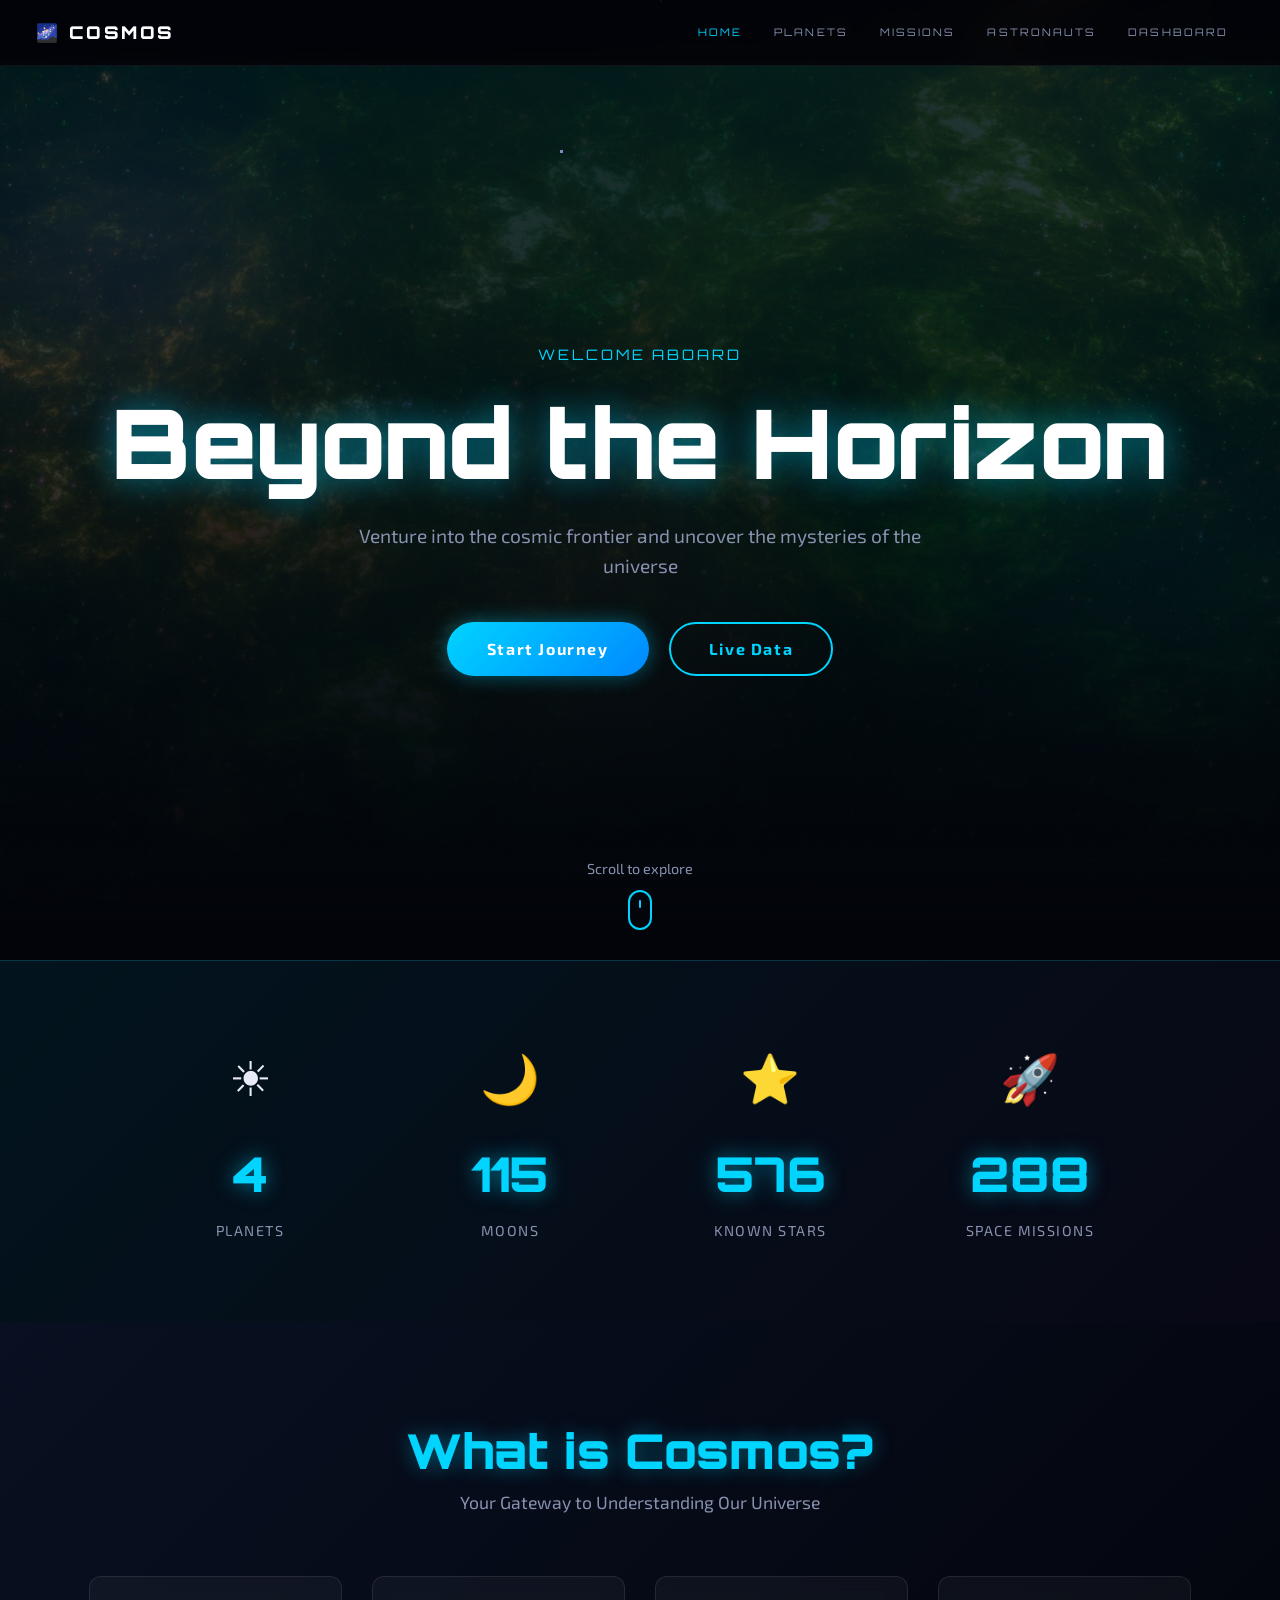
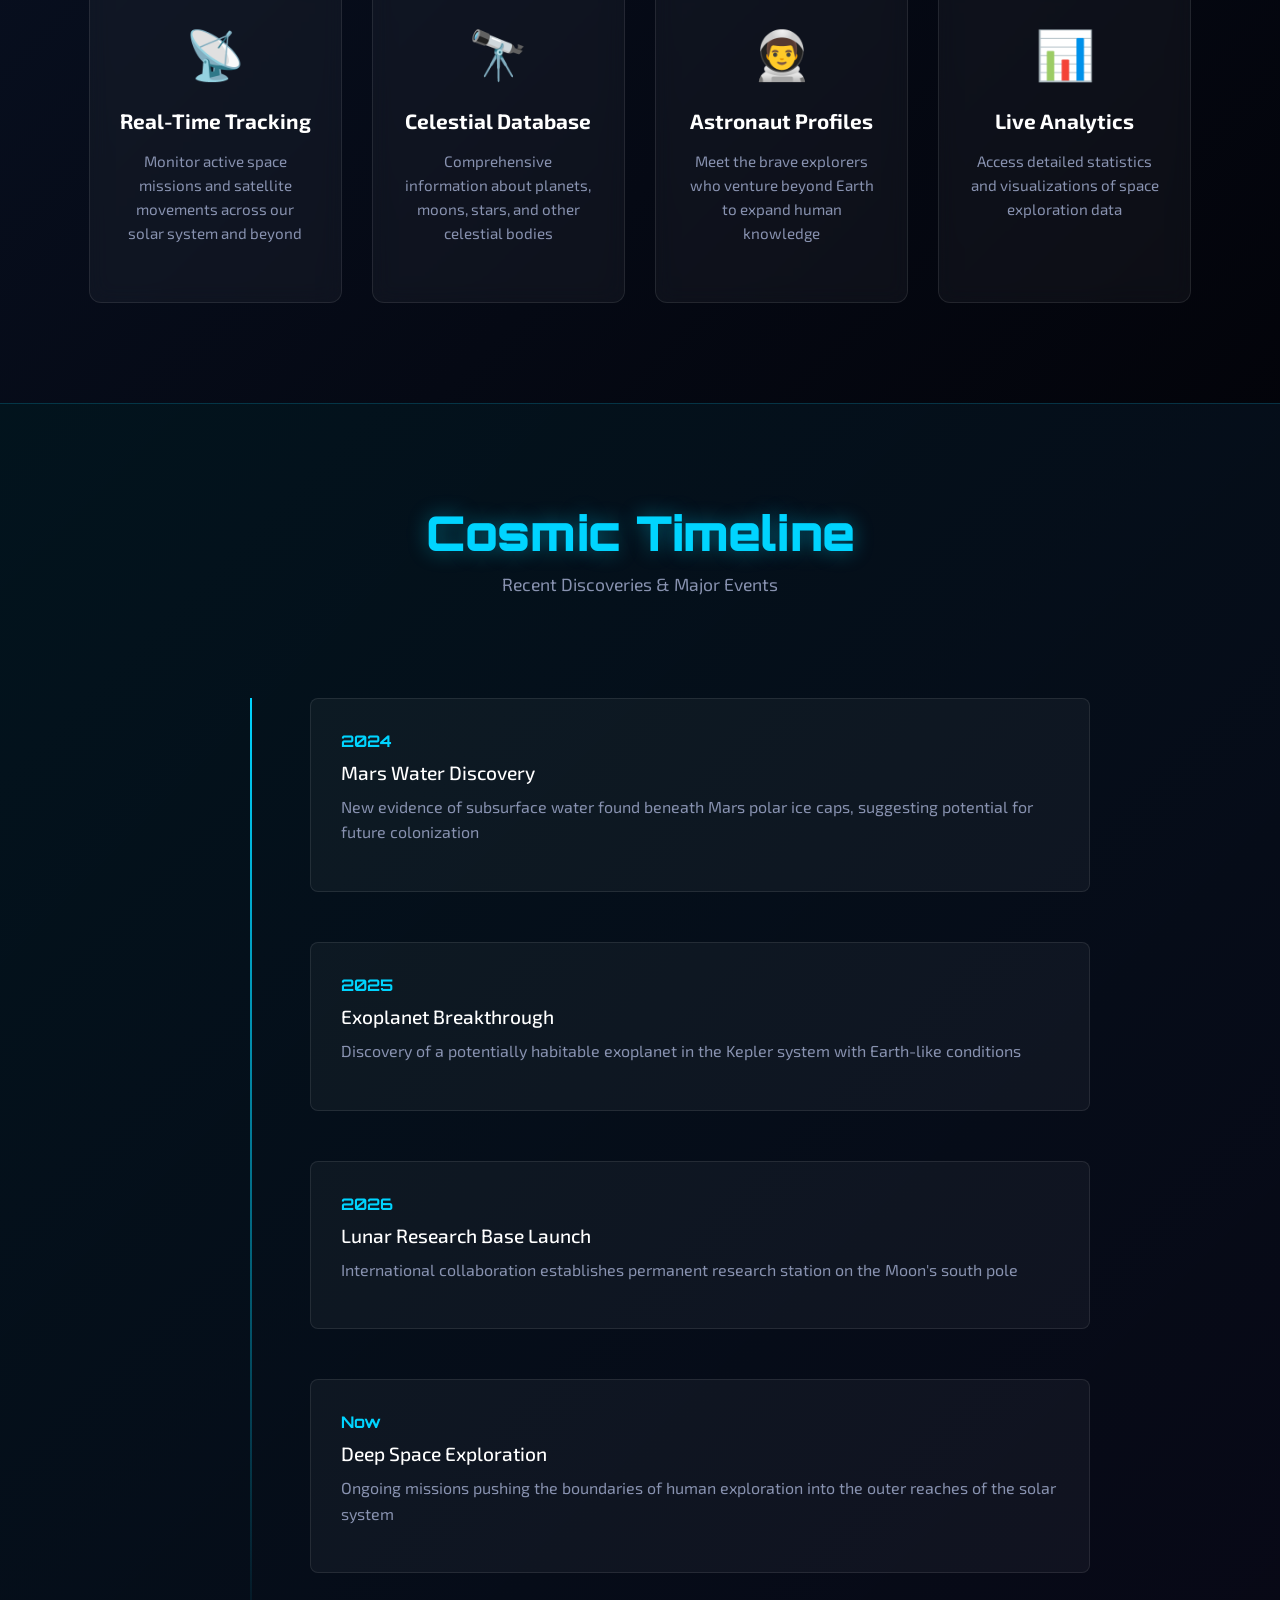
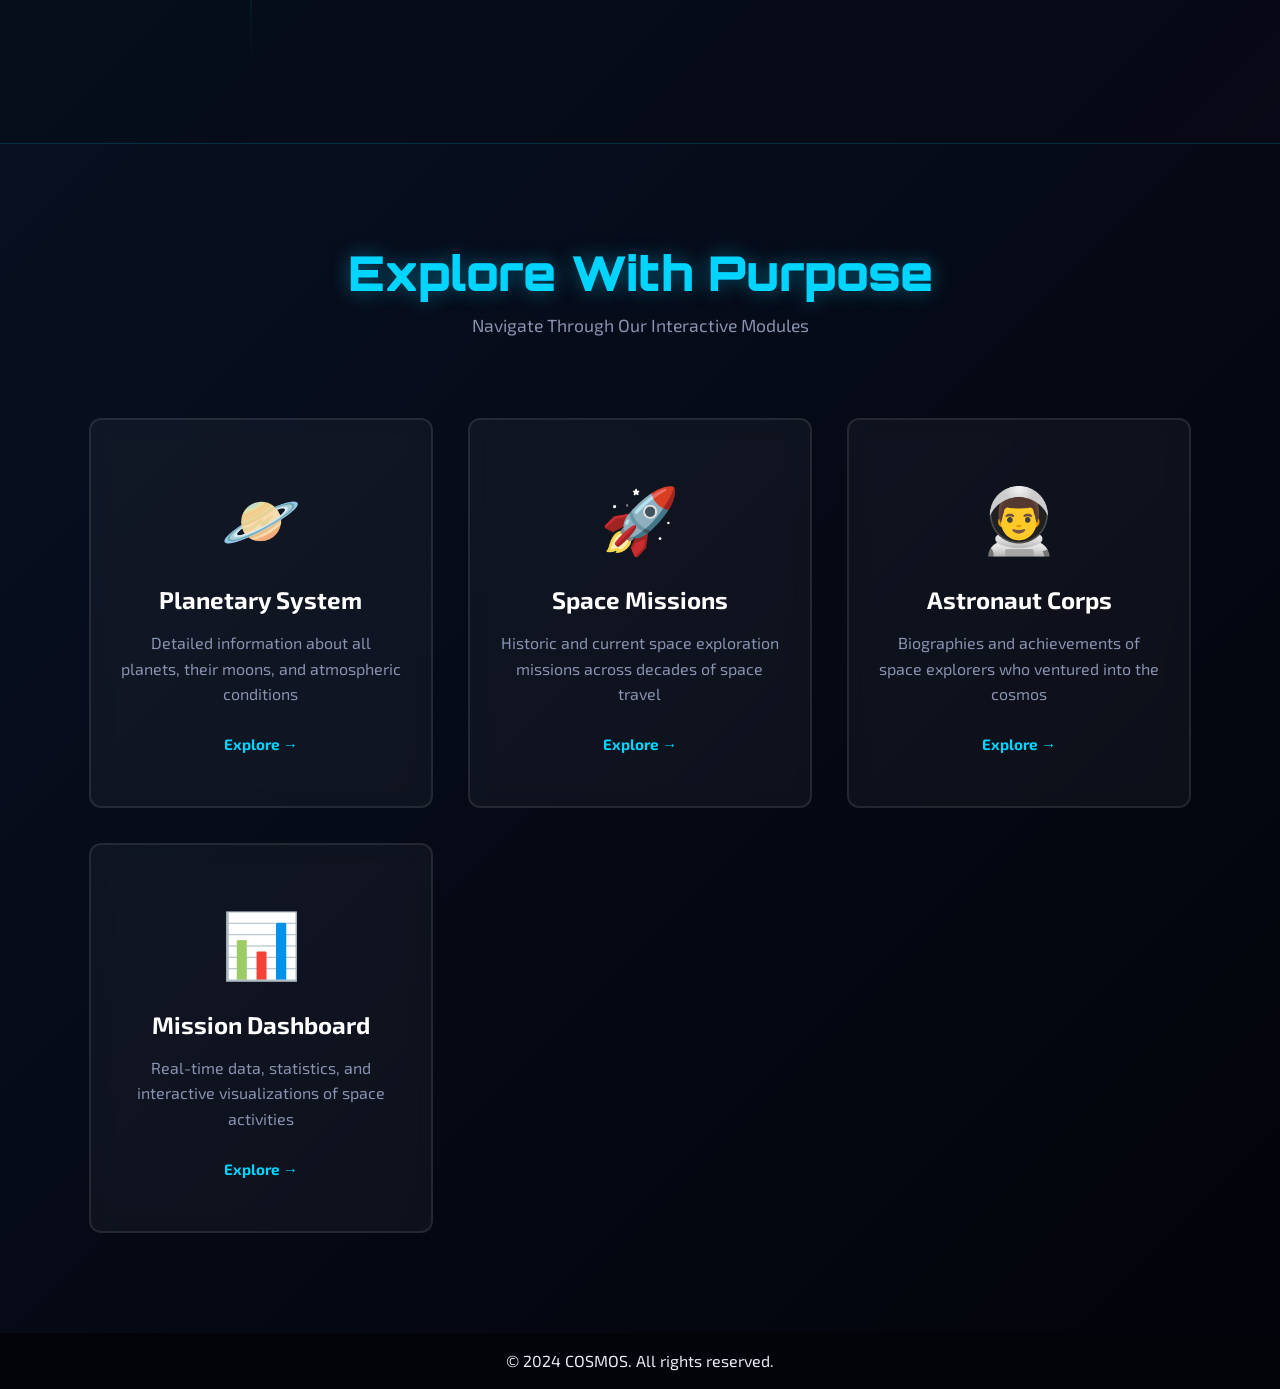
<file: Index.html>
<!DOCTYPE html>
<html lang="en">

<head>
    <meta charset="UTF-8">
    <meta name="viewport" content="width=device-width, initial-scale=1.0">
    <title>COSMOS - Space Exploration Hub</title>
    <link href="https://cdnjs.cloudflare.com/ajax/libs/bootstrap/5.3.0/css/bootstrap.min.css" rel="stylesheet">
    <link rel="preconnect" href="https://fonts.googleapis.com" />
    <link rel="preconnect" href="https://fonts.gstatic.com" crossorigin />
    <link
        href="https://fonts.googleapis.com/css2?family=Orbitron:wght@400;700;900&family=Exo+2:ital,wght@0,300;0,400;0,600;1,300&display=swap"
        rel="stylesheet" />
    <link rel="stylesheet" href="index.css">
</head>

<body class="cosmos-body">
    <!-- fixed space background container (matches missions.html) -->

    <!-- Navigation Bar -->
    <nav class="navbar navbar-expand-lg navbar-dark custom-navbar">
        <div class="container-fluid">
            <a href="index.html" class="navbar-brand cosmos-logo">🌌 COSMOS</a>
            <button class="navbar-toggler" type="button" data-bs-toggle="collapse" data-bs-target="#navbarNav">
                <span class="navbar-toggler-icon"></span>
            </button>
            <div class="collapse navbar-collapse" id="navbarNav">
                <ul class="navbar-nav ms-auto">
                    <li class="nav-item"><a class="nav-link active" href="index.html">Home</a></li>
                    <li class="nav-item"><a class="nav-link" href="planet.html">Planets</a></li>
                    <li class="nav-item"><a class="nav-link" href="missions.html">Missions</a></li>
                    <li class="nav-item"><a class="nav-link" href="astronauts.html">Astronauts</a></li>
                    <li class="nav-item"><a class="nav-link" href="dashboard.html">Dashboard</a></li>
                </ul>
            </div>
        </div>
    </nav>

    <!-- Hero Section -->
    <section class="hero-banner">
        <div class="space-background" id="space-bg">
            <div class="stars-layer" id="stars-sm"></div>
            <div class="stars-layer" id="stars-md"></div>
            <div class="stars-layer" id="stars-lg"></div>
            <div class="nebula" id="nebula-1"></div>
            <div class="nebula" id="nebula-2"></div>
            <div class="nebula" id="nebula-3"></div>
        </div>

        <div class="hero-overlay"></div>
        
        <div class="hero-content">
            <div class="hero-tag">Welcome Aboard</div>
            <h1 class="hero-main-title">Beyond the Horizon</h1>
            <p class="hero-tagline">Venture into the cosmic frontier and uncover the mysteries of the universe</p>
            <div class="hero-actions">
                <button class="btn btn-primary-cosmic scroll-btn" data-target="about-section">Start Journey</button>
                <button class="btn btn-secondary-cosmic" onclick="window.location.href='dashboard.html'">Live Data</button>
            </div>
        </div>

        <div class="scroll-indicator">
            <span>Scroll to explore</span>
            <div class="mouse-wheel"></div>
        </div>
    </section>

    <!-- Stats Section -->
    <section class="stats-section">
        <div class="container-fluid">
            <div class="stats-grid">
                <div class="stat-item">
                    <div class="stat-icon">☀</div>
                    <div class="stat-number" data-count="8">0</div>
                    <div class="stat-label">Planets</div>
                </div>
                <div class="stat-item">
                    <div class="stat-icon">🌙</div>
                    <div class="stat-number" data-count="200">0</div>
                    <div class="stat-label">Moons</div>
                </div>
                <div class="stat-item">
                    <div class="stat-icon">⭐</div>
                    <div class="stat-number" data-count="1000">0</div>
                    <div class="stat-label">Known Stars</div>
                </div>
                <div class="stat-item">
                    <div class="stat-icon">🚀</div>
                    <div class="stat-number" data-count="500">0</div>
                    <div class="stat-label">Space Missions</div>
                </div>
            </div>
        </div>
    </section>

    <!-- About Section -->
    <section class="about-section" id="about-section">
        <div class="container-fluid">
            <div class="about-header">
                <h2>What is Cosmos?</h2>
                <p class="section-description">Your Gateway to Understanding Our Universe</p>
            </div>

            <div class="about-content">
                <div class="about-grid">
                    <div class="about-card">
                        <div class="about-icon">📡</div>
                        <h3>Real-Time Tracking</h3>
                        <p>Monitor active space missions and satellite movements across our solar system and beyond</p>
                    </div>
                    <div class="about-card">
                        <div class="about-icon">🔭</div>
                        <h3>Celestial Database</h3>
                        <p>Comprehensive information about planets, moons, stars, and other celestial bodies</p>
                    </div>
                    <div class="about-card">
                        <div class="about-icon">👨‍🚀</div>
                        <h3>Astronaut Profiles</h3>
                        <p>Meet the brave explorers who venture beyond Earth to expand human knowledge</p>
                    </div>
                    <div class="about-card">
                        <div class="about-icon">📊</div>
                        <h3>Live Analytics</h3>
                        <p>Access detailed statistics and visualizations of space exploration data</p>
                    </div>
                </div>
            </div>
        </div>
    </section>

    <!-- Latest Events Section -->
    <section class="events-section" id="latest-events">
        <div class="container-fluid">
            <div class="section-header">
                <h2>Cosmic Timeline</h2>
                <p>Recent Discoveries & Major Events</p>
            </div>

            <div class="timeline">
                <div class="timeline-item">
                    <div class="timeline-dot"></div>
                    <div class="timeline-content">
                        <div class="timeline-date">2024</div>
                        <h4>Mars Water Discovery</h4>
                        <p>New evidence of subsurface water found beneath Mars polar ice caps, suggesting potential for future colonization</p>
                    </div>
                </div>

                <div class="timeline-item">
                    <div class="timeline-dot"></div>
                    <div class="timeline-content">
                        <div class="timeline-date">2025</div>
                        <h4>Exoplanet Breakthrough</h4>
                        <p>Discovery of a potentially habitable exoplanet in the Kepler system with Earth-like conditions</p>
                    </div>
                </div>

                <div class="timeline-item">
                    <div class="timeline-dot"></div>
                    <div class="timeline-content">
                        <div class="timeline-date">2026</div>
                        <h4>Lunar Research Base Launch</h4>
                        <p>International collaboration establishes permanent research station on the Moon's south pole</p>
                    </div>
                </div>

                <div class="timeline-item">
                    <div class="timeline-dot"></div>
                    <div class="timeline-content">
                        <div class="timeline-date">Now</div>
                        <h4>Deep Space Exploration</h4>
                        <p>Ongoing missions pushing the boundaries of human exploration into the outer reaches of the solar system</p>
                    </div>
                </div>
            </div>
        </div>
    </section>

    <!-- Features Section -->
    <section class="features-section">
        <div class="container-fluid">
            <div class="section-header">
                <h2>Explore With Purpose</h2>
                <p>Navigate Through Our Interactive Modules</p>
            </div>

            <div class="features-grid">
                <div class="feature-box" onclick="window.location.href='planet.html'" style="cursor: pointer;">
                    <div class="feature-icon large">🪐</div>
                    <h3>Planetary System</h3>
                    <p>Detailed information about all planets, their moons, and atmospheric conditions</p>
                    <span class="feature-link">Explore →</span>
                </div>

                <div class="feature-box" onclick="window.location.href='missions.html'" style="cursor: pointer;">
                    <div class="feature-icon large">🚀</div>
                    <h3>Space Missions</h3>
                    <p>Historic and current space exploration missions across decades of space travel</p>
                    <span class="feature-link">Explore →</span>
                </div>

                <div class="feature-box" onclick="window.location.href='astronauts.html'" style="cursor: pointer;">
                    <div class="feature-icon large">👨‍🚀</div>
                    <h3>Astronaut Corps</h3>
                    <p>Biographies and achievements of space explorers who ventured into the cosmos</p>
                    <span class="feature-link">Explore →</span>
                </div>

                <div class="feature-box" onclick="window.location.href='dashboard.html'" style="cursor: pointer;">
                    <div class="feature-icon large">📊</div>
                    <h3>Mission Dashboard</h3>
                    <p>Real-time data, statistics, and interactive visualizations of space activities</p>
                    <span class="feature-link">Explore →</span>
                </div>
            </div>
        </div>
    </section>

 <p class="footer-copy"><center>© 2024 COSMOS. All rights reserved.</center></p>
    <script src="https://cdnjs.cloudflare.com/ajax/libs/bootstrap/5.3.0/js/bootstrap.bundle.min.js"></script>
    <script src="index.js"></script>
</body>

</html>
</file>
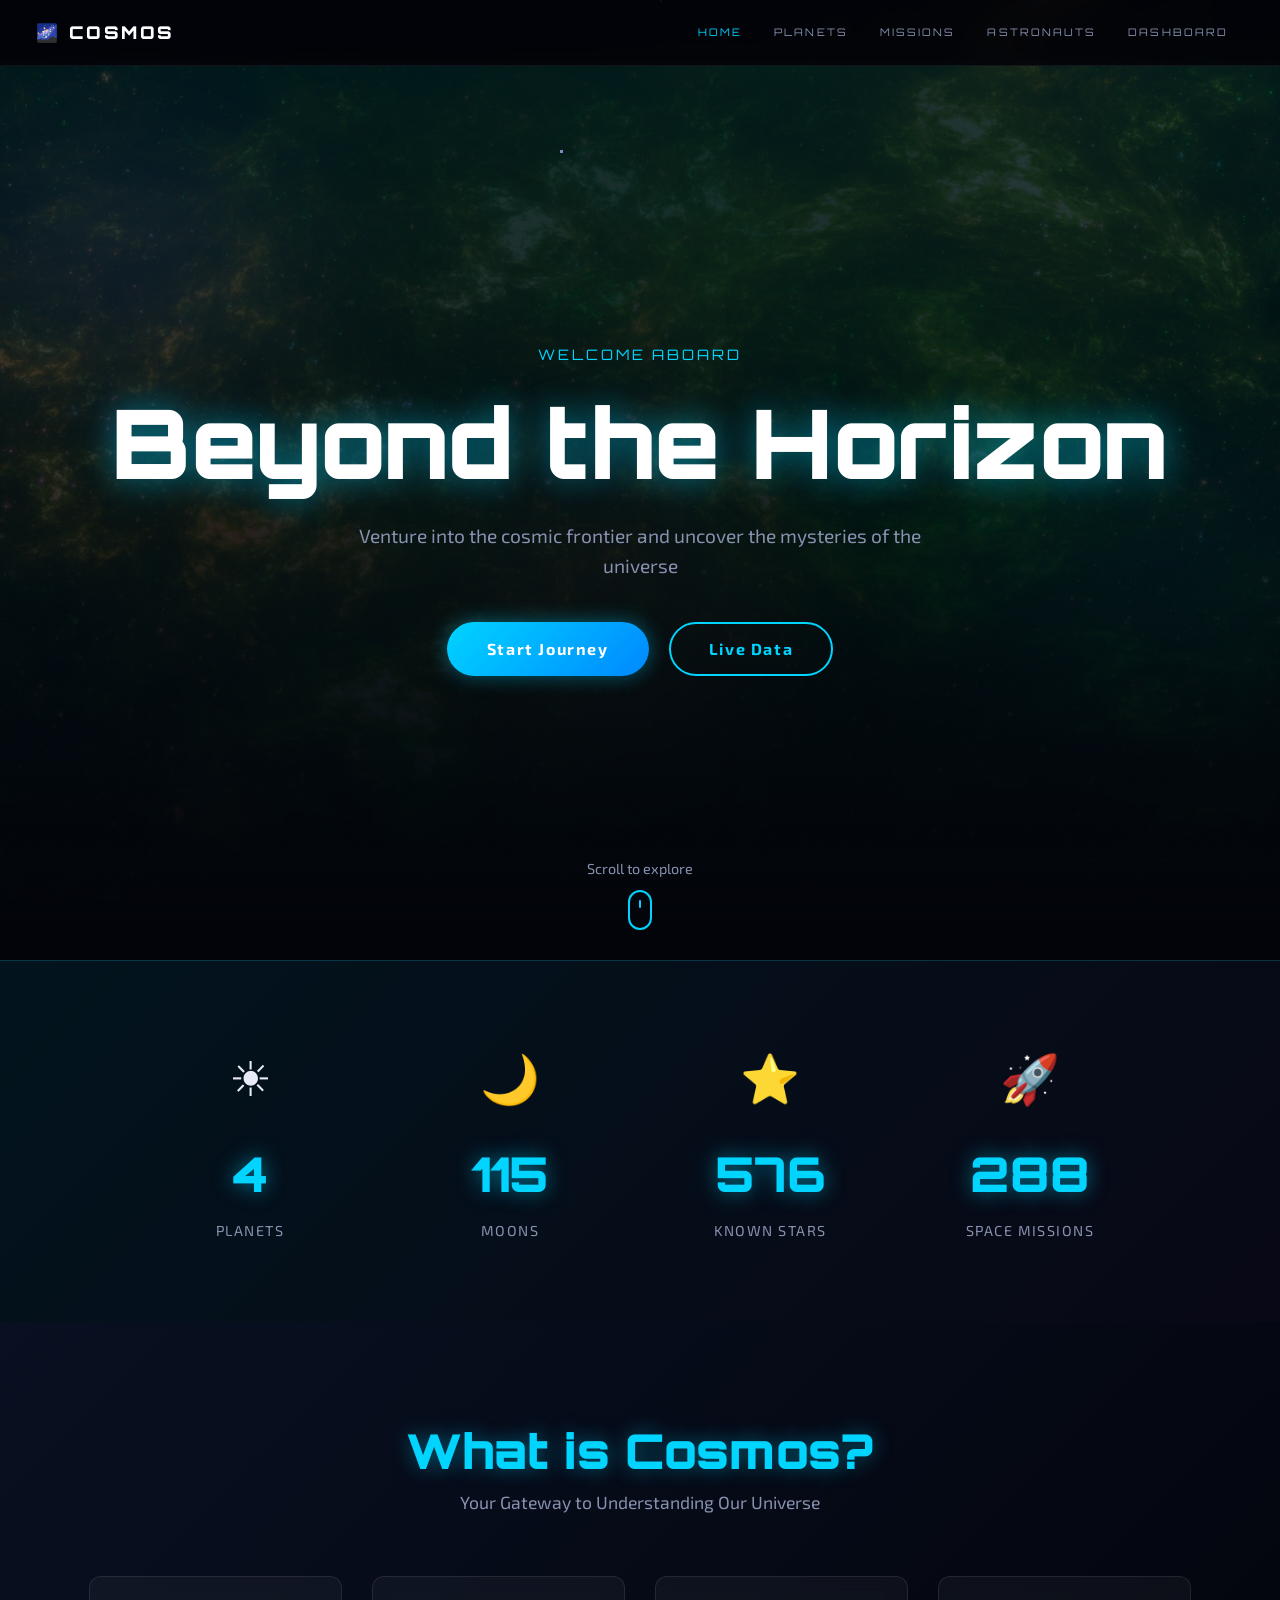
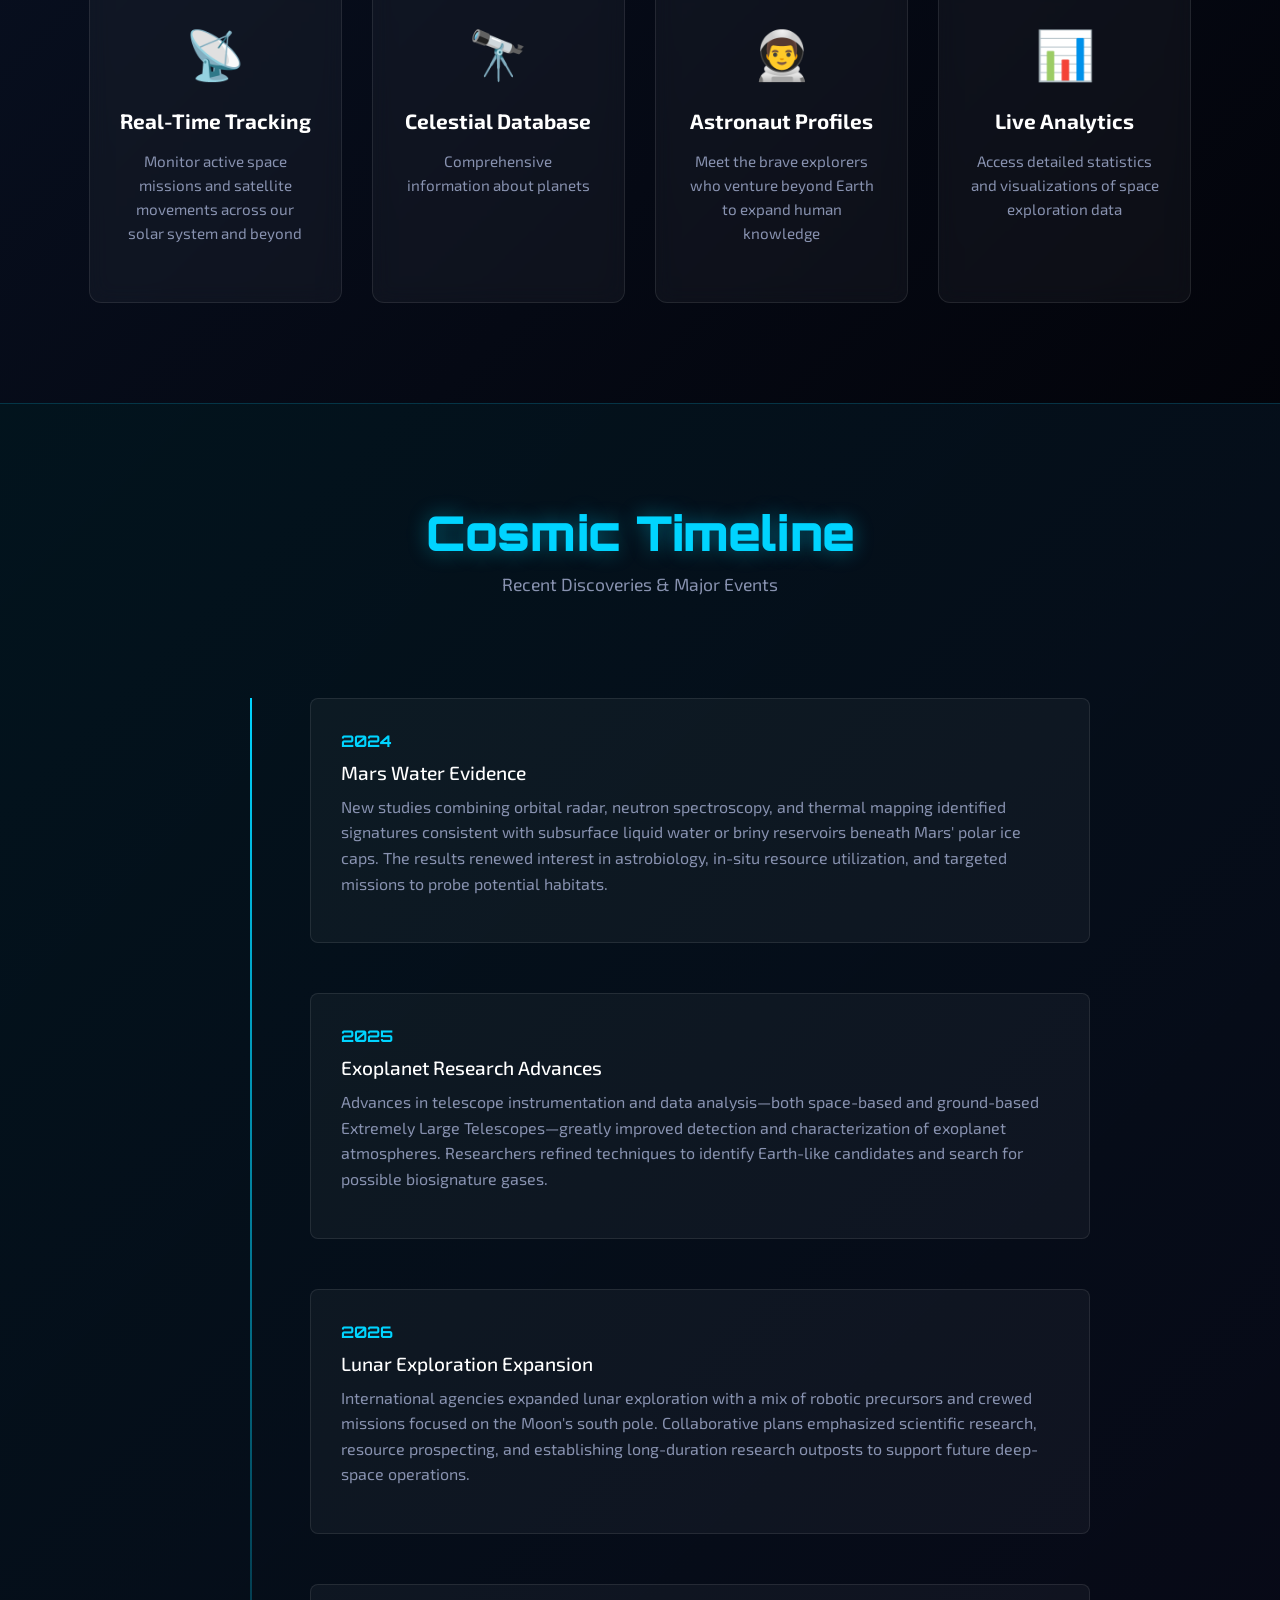
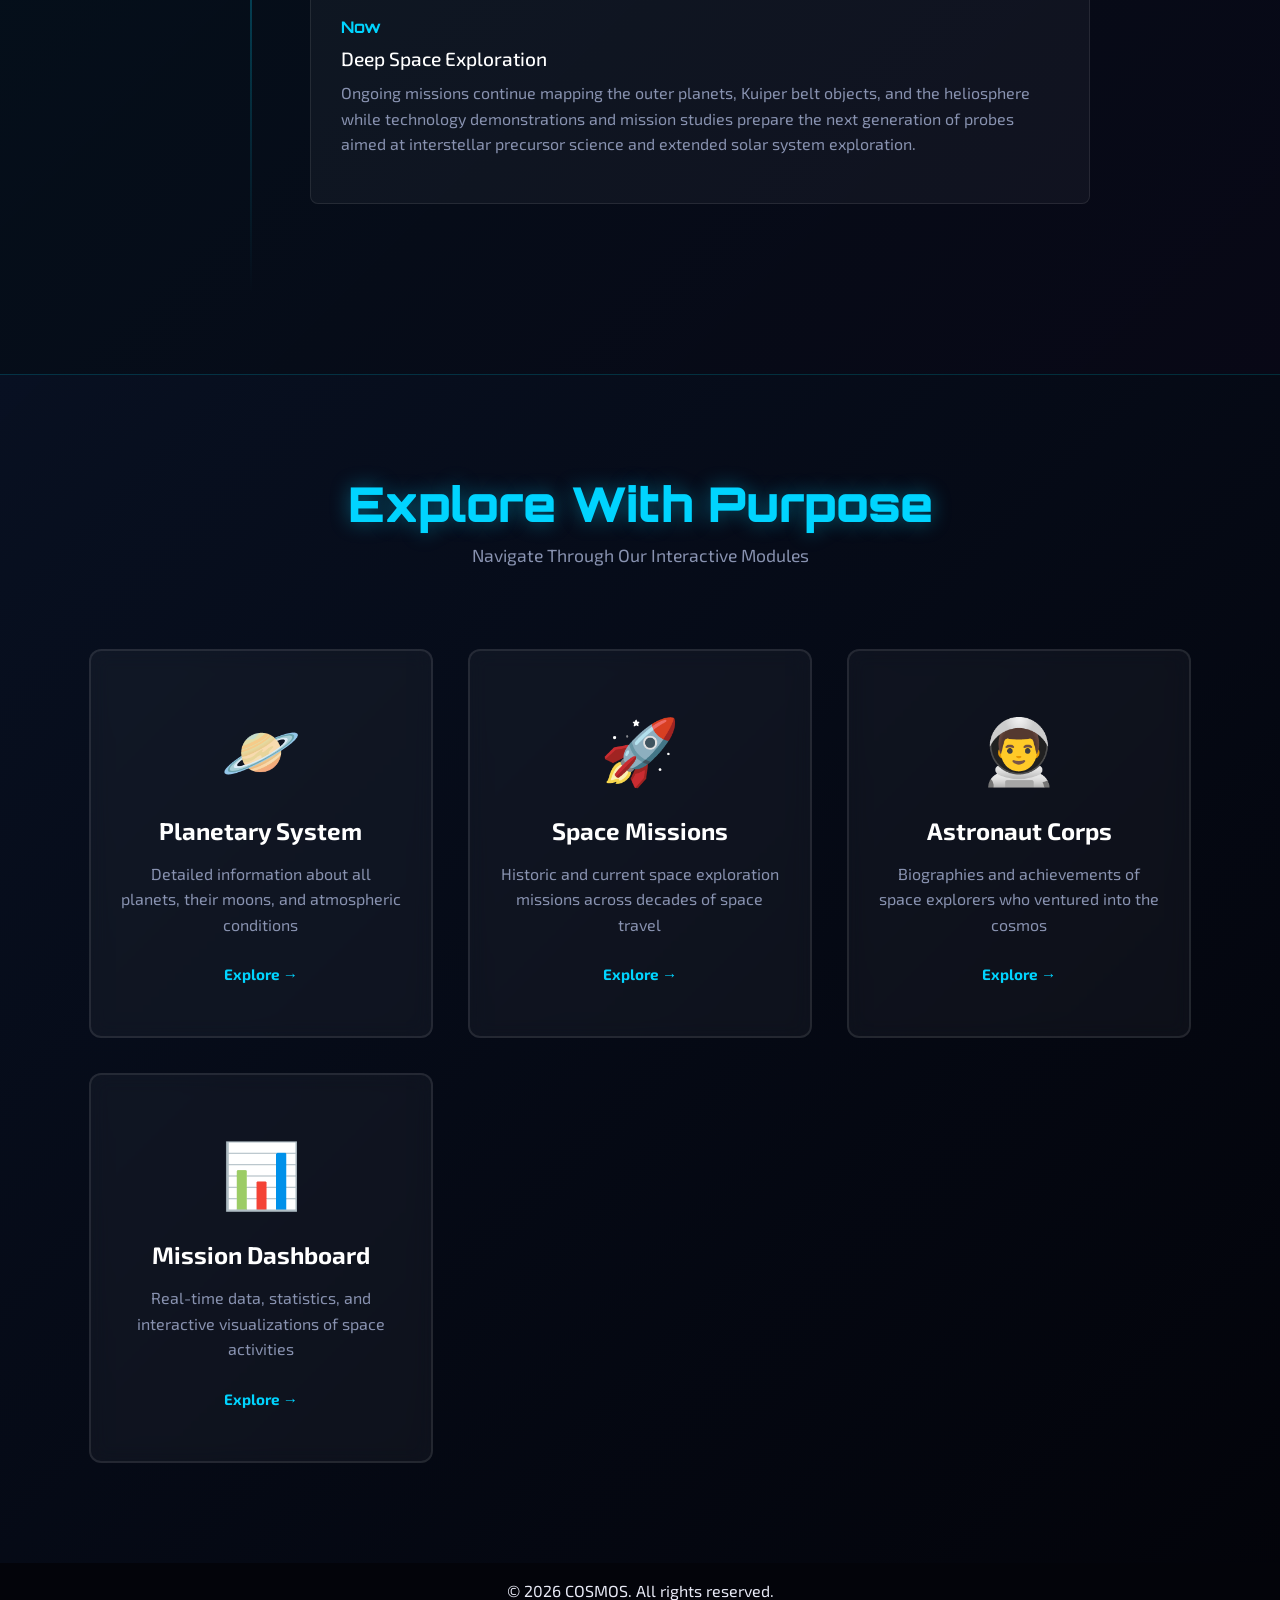
<file: index.html>
<!DOCTYPE html>
<html lang="en">

<head>
    <meta charset="UTF-8">
    <meta name="viewport" content="width=device-width, initial-scale=1.0">
    <title>COSMOS - Space Exploration Hub</title>
    <link href="https://cdnjs.cloudflare.com/ajax/libs/bootstrap/5.3.0/css/bootstrap.min.css" rel="stylesheet">
    <link rel="preconnect" href="https://fonts.googleapis.com" />
    <link rel="preconnect" href="https://fonts.gstatic.com" crossorigin />
    <link
        href="https://fonts.googleapis.com/css2?family=Orbitron:wght@400;700;900&family=Exo+2:ital,wght@0,300;0,400;0,600;1,300&display=swap"
        rel="stylesheet" />
    <link rel="stylesheet" href="index.css">
</head>

<body class="cosmos-body">
    <!-- fixed space background container (matches missions.html) -->

    <!-- Navigation Bar -->
    <nav class="navbar navbar-expand-lg navbar-dark custom-navbar">
        <div class="container-fluid">
            <a href="index.html" class="navbar-brand cosmos-logo">🌌 COSMOS</a>
            <button class="navbar-toggler" type="button" data-bs-toggle="collapse" data-bs-target="#navbarNav">
                <span class="navbar-toggler-icon"></span>
            </button>
            <div class="collapse navbar-collapse" id="navbarNav">
                <ul class="navbar-nav ms-auto">
                    <li class="nav-item"><a class="nav-link active" href="index.html">Home</a></li>
                    <li class="nav-item"><a class="nav-link" href="planet.html">Planets</a></li>
                    <li class="nav-item"><a class="nav-link" href="missions.html">Missions</a></li>
                    <li class="nav-item"><a class="nav-link" href="astronauts.html">Astronauts</a></li>
                    <li class="nav-item"><a class="nav-link" href="dashboard.html">Dashboard</a></li>
                </ul>
            </div>
        </div>
    </nav>

    <!-- Hero Section -->
    <section class="hero-banner">
        <div class="space-background" id="space-bg">
            <div class="stars-layer" id="stars-sm"></div>
            <div class="stars-layer" id="stars-md"></div>
            <div class="stars-layer" id="stars-lg"></div>
            <div class="nebula" id="nebula-1"></div>
            <div class="nebula" id="nebula-2"></div>
            <div class="nebula" id="nebula-3"></div>
        </div>

        <div class="hero-overlay"></div>
        
        <div class="hero-content">
            <div class="hero-tag">Welcome Aboard</div>
            <h1 class="hero-main-title">Beyond the Horizon</h1>
            <p class="hero-tagline">Venture into the cosmic frontier and uncover the mysteries of the universe</p>
            <div class="hero-actions">
                <button class="btn btn-primary-cosmic scroll-btn" data-target="about-section">Start Journey</button>
                <button class="btn btn-secondary-cosmic" onclick="window.location.href='dashboard.html'">Live Data</button>
            </div>
        </div>

        <div class="scroll-indicator">
            <span>Scroll to explore</span>
            <div class="mouse-wheel"></div>
        </div>
    </section>

    <!-- Stats Section -->
    <section class="stats-section">
        <div class="container-fluid">
            <div class="stats-grid">
                <div class="stat-item">
                    <div class="stat-icon">☀</div>
                    <div class="stat-number" data-count="8">0</div>
                    <div class="stat-label">Planets</div>
                </div>
                <div class="stat-item">
                    <div class="stat-icon">🌙</div>
                    <div class="stat-number" data-count="200">0</div>
                    <div class="stat-label">Moons</div>
                </div>
                <div class="stat-item">
                    <div class="stat-icon">⭐</div>
                    <div class="stat-number" data-count="1000">0</div>
                    <div class="stat-label">Known Stars</div>
                </div>
                <div class="stat-item">
                    <div class="stat-icon">🚀</div>
                    <div class="stat-number" data-count="500">0</div>
                    <div class="stat-label">Space Missions</div>
                </div>
            </div>
        </div>
    </section>

    <!-- About Section -->
    <section class="about-section" id="about-section">
        <div class="container-fluid">
            <div class="about-header">
                <h2>What is Cosmos?</h2>
                <p class="section-description">Your Gateway to Understanding Our Universe</p>
            </div>

            <div class="about-content">
                <div class="about-grid">
                    <div class="about-card">
                        <div class="about-icon">📡</div>
                        <h3>Real-Time Tracking</h3>
                        <p>Monitor active space missions and satellite movements across our solar system and beyond</p>
                    </div>
                    <div class="about-card">
                        <div class="about-icon">🔭</div>
                        <h3>Celestial Database</h3>
                        <p>Comprehensive information about planets</p>
                    </div>
                    <div class="about-card">
                        <div class="about-icon">👨‍🚀</div>
                        <h3>Astronaut Profiles</h3>
                        <p>Meet the brave explorers who venture beyond Earth to expand human knowledge</p>
                    </div>
                    <div class="about-card">
                        <div class="about-icon">📊</div>
                        <h3>Live Analytics</h3>
                        <p>Access detailed statistics and visualizations of space exploration data</p>
                    </div>
                </div>
            </div>
        </div>
    </section>

    <!-- Latest Events Section -->
    <section class="events-section" id="latest-events">
        <div class="container-fluid">
            <div class="section-header">
                <h2>Cosmic Timeline</h2>
                <p>Recent Discoveries & Major Events</p>
            </div>

            <div class="timeline">
                <div class="timeline-item">
                    <div class="timeline-dot"></div>
                    <div class="timeline-content">
                        <div class="timeline-date">2024</div>
                        <h4>Mars Water Evidence</h4>
                        <p>New studies combining orbital radar, neutron spectroscopy, and thermal mapping identified signatures consistent with subsurface liquid water or briny reservoirs beneath Mars' polar ice caps. The results renewed interest in astrobiology, in-situ resource utilization, and targeted missions to probe potential habitats.</p>
                    </div>
                </div>

                <div class="timeline-item">
                    <div class="timeline-dot"></div>
                    <div class="timeline-content">
                        <div class="timeline-date">2025</div>
                        <h4>Exoplanet Research Advances</h4>
                        <p>Advances in telescope instrumentation and data analysis—both space-based and ground-based Extremely Large Telescopes—greatly improved detection and characterization of exoplanet atmospheres. Researchers refined techniques to identify Earth-like candidates and search for possible biosignature gases.</p>
                    </div>
                </div>

                <div class="timeline-item">
                    <div class="timeline-dot"></div>
                    <div class="timeline-content">
                        <div class="timeline-date">2026</div>
                        <h4>Lunar Exploration Expansion</h4>
                        <p>International agencies expanded lunar exploration with a mix of robotic precursors and crewed missions focused on the Moon's south pole. Collaborative plans emphasized scientific research, resource prospecting, and establishing long-duration research outposts to support future deep-space operations.</p>
                    </div>
                </div>

                <div class="timeline-item">
                    <div class="timeline-dot"></div>
                    <div class="timeline-content">
                        <div class="timeline-date">Now</div>
                        <h4>Deep Space Exploration</h4>
                        <p>Ongoing missions continue mapping the outer planets, Kuiper belt objects, and the heliosphere while technology demonstrations and mission studies prepare the next generation of probes aimed at interstellar precursor science and extended solar system exploration.</p>
                    </div>
                </div>
            </div>
        </div>
    </section>

    <!-- Features Section -->
    <section class="features-section">
        <div class="container-fluid">
            <div class="section-header">
                <h2>Explore With Purpose</h2>
                <p>Navigate Through Our Interactive Modules</p>
            </div>

            <div class="features-grid">
                <div class="feature-box" onclick="window.location.href='planet.html'" style="cursor: pointer;">
                    <div class="feature-icon large">🪐</div>
                    <h3>Planetary System</h3>
                    <p>Detailed information about all planets, their moons, and atmospheric conditions</p>
                    <span class="feature-link">Explore →</span>
                </div>

                <div class="feature-box" onclick="window.location.href='missions.html'" style="cursor: pointer;">
                    <div class="feature-icon large">🚀</div>
                    <h3>Space Missions</h3>
                    <p>Historic and current space exploration missions across decades of space travel</p>
                    <span class="feature-link">Explore →</span>
                </div>

                <div class="feature-box" onclick="window.location.href='astronauts.html'" style="cursor: pointer;">
                    <div class="feature-icon large">👨‍🚀</div>
                    <h3>Astronaut Corps</h3>
                    <p>Biographies and achievements of space explorers who ventured into the cosmos</p>
                    <span class="feature-link">Explore →</span>
                </div>

                <div class="feature-box" onclick="window.location.href='dashboard.html'" style="cursor: pointer;">
                    <div class="feature-icon large">📊</div>
                    <h3>Mission Dashboard</h3>
                    <p>Real-time data, statistics, and interactive visualizations of space activities</p>
                    <span class="feature-link">Explore →</span>
                </div>
            </div>
        </div>
    </section>

 <p class="footer-copy"><center>© 2026 COSMOS. All rights reserved.</center></p>
    <script src="https://cdnjs.cloudflare.com/ajax/libs/bootstrap/5.3.0/js/bootstrap.bundle.min.js"></script>
    <script src="index.js"></script>
</body>

</html>
</file>
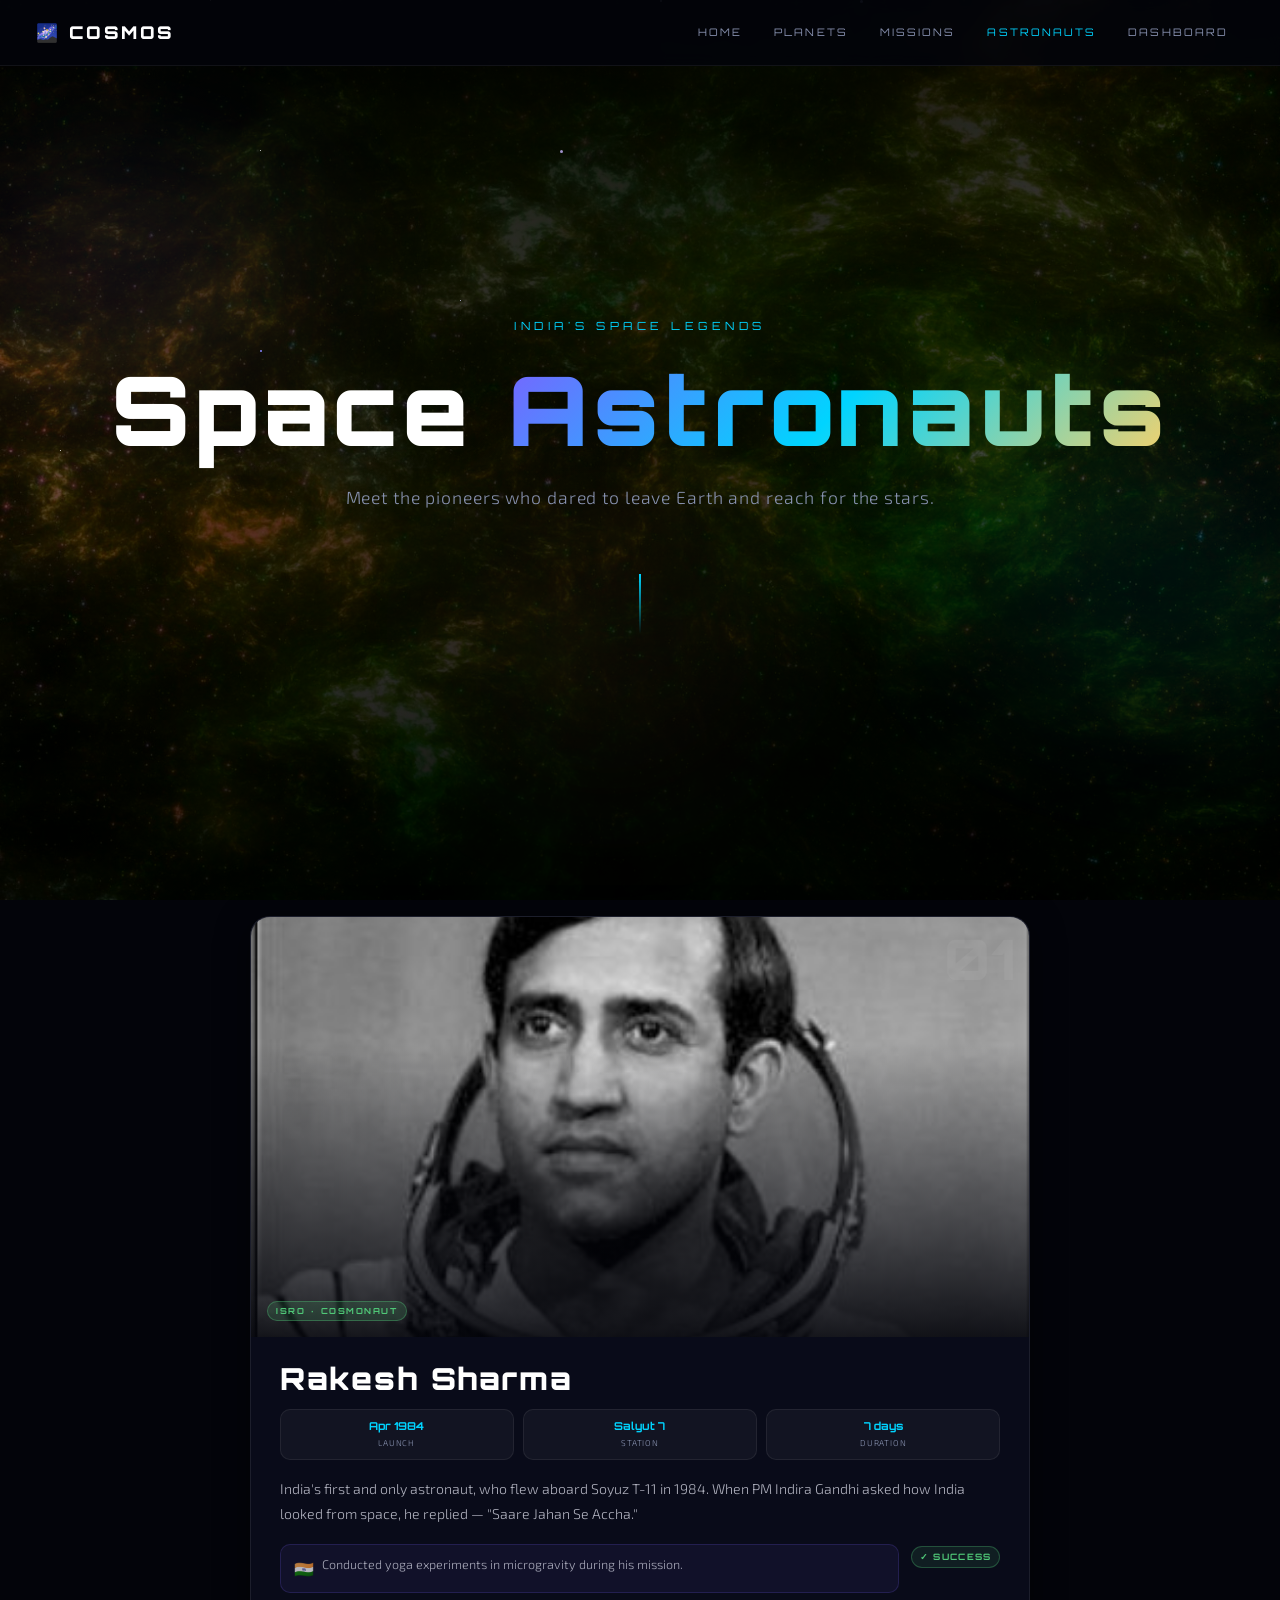
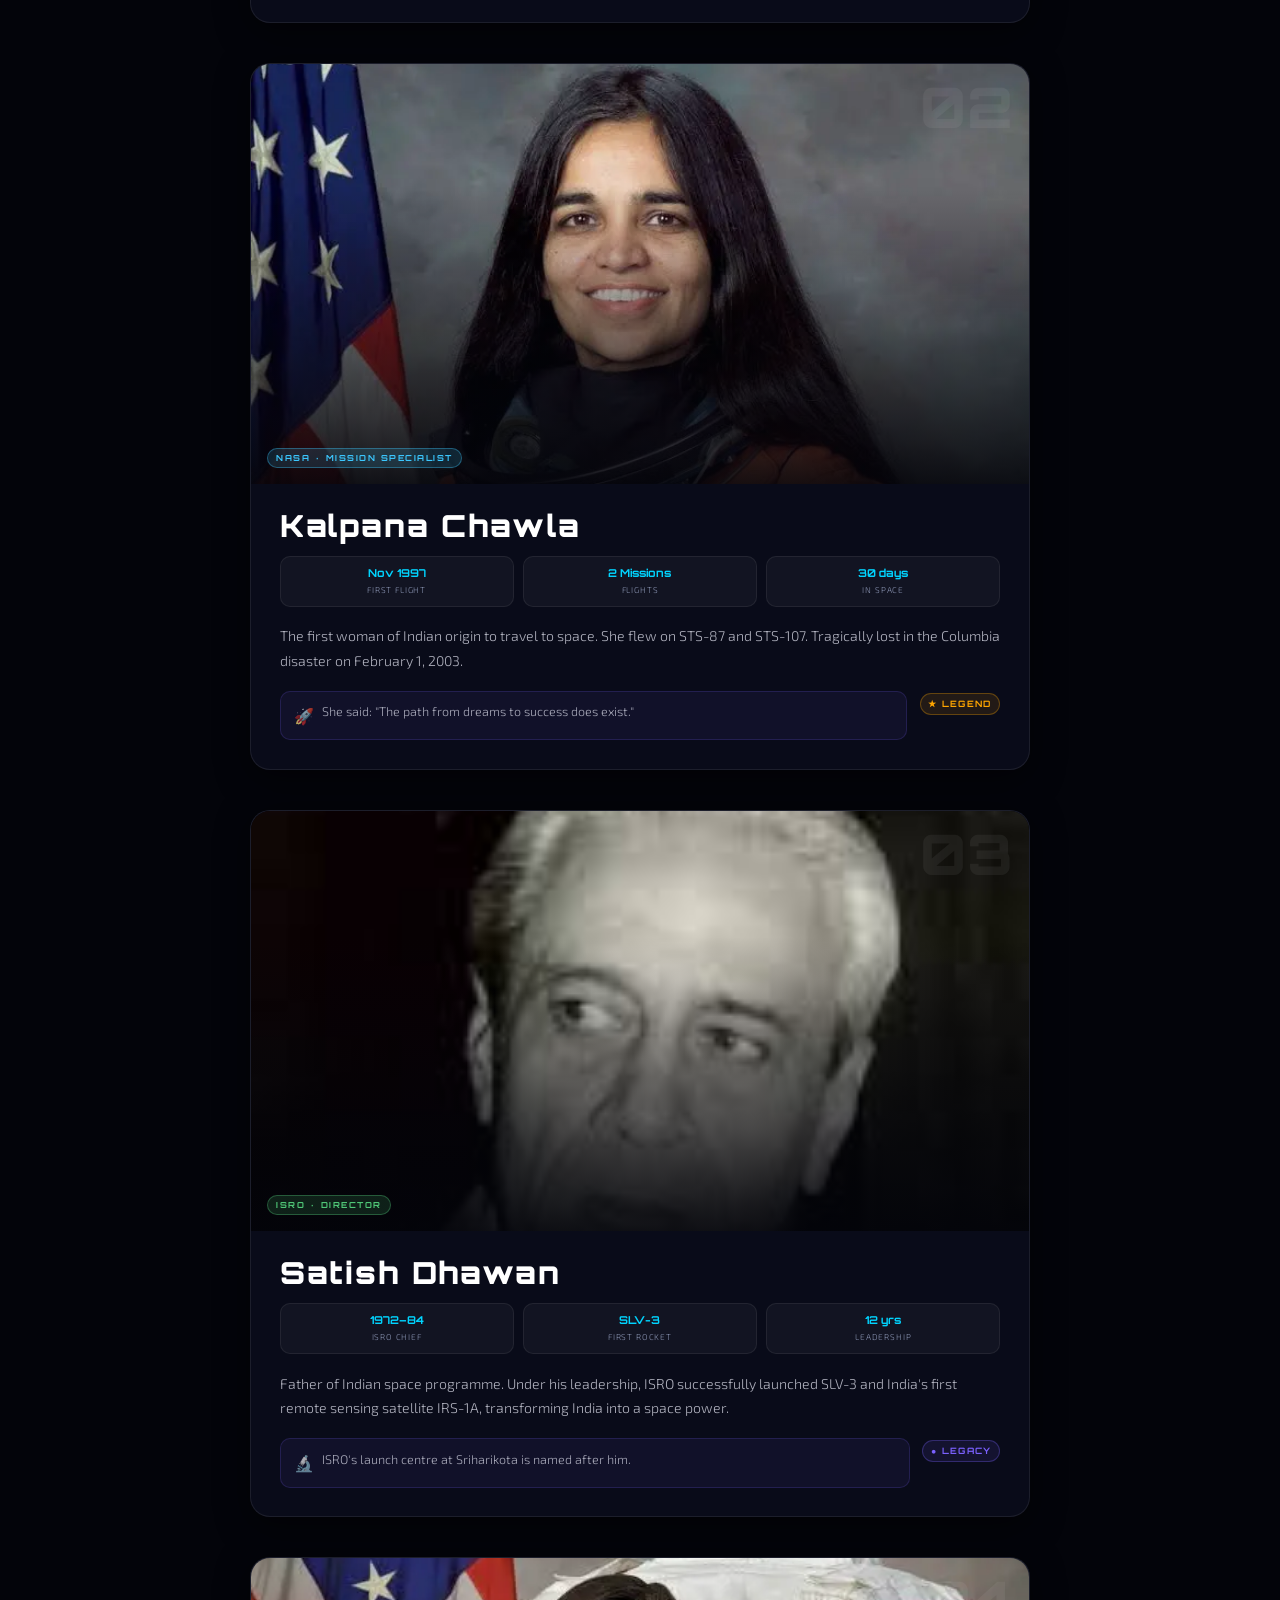
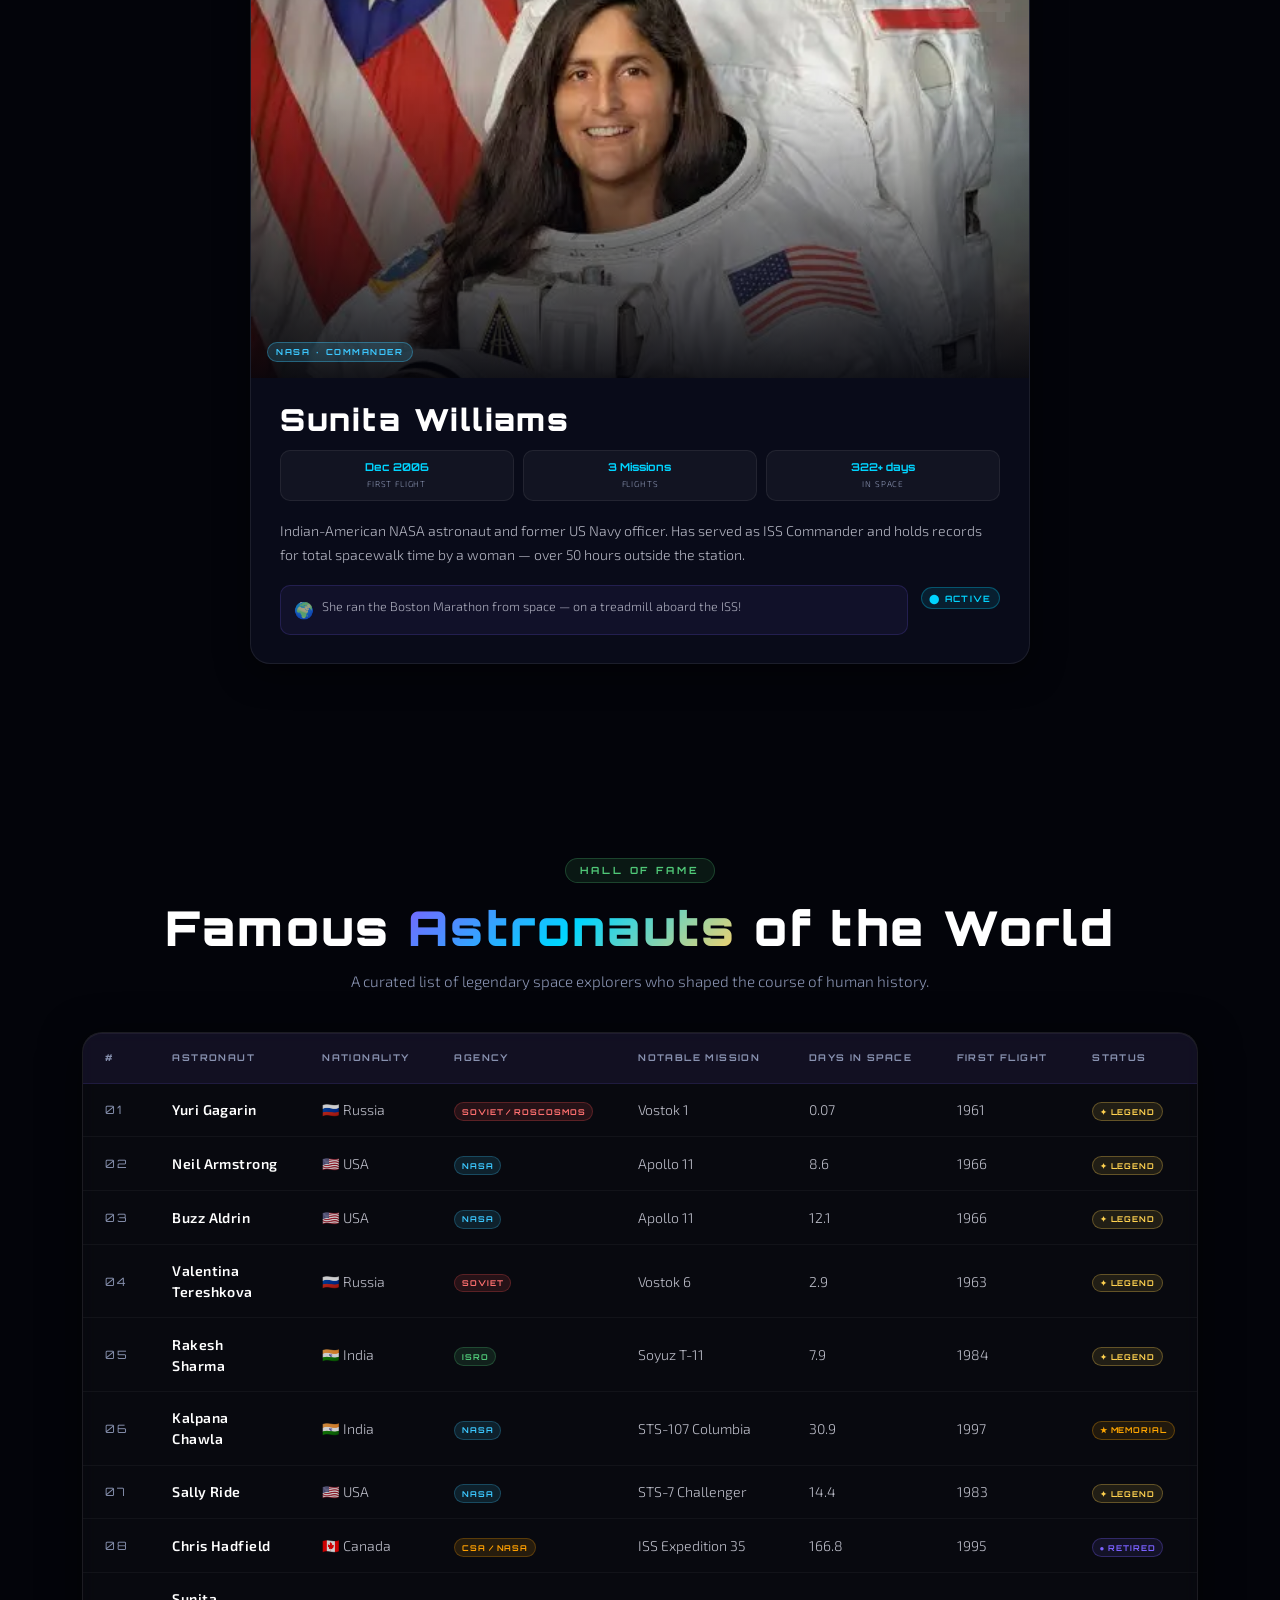
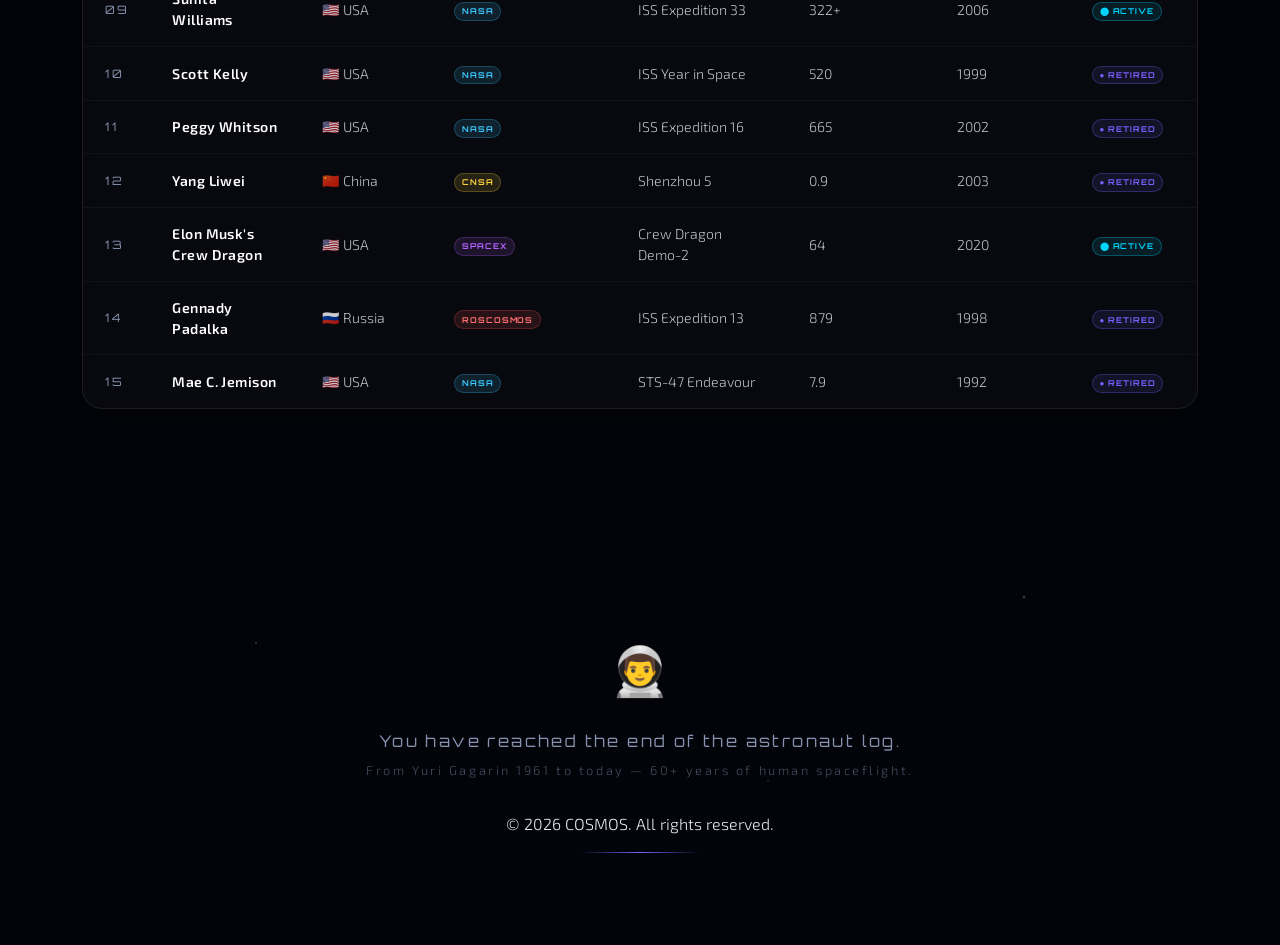
<file: astronauts.html>
<!DOCTYPE html>
<html lang="en">

<head>
    <meta charset="UTF-8" />
    <meta name="viewport" content="width=device-width, initial-scale=1.0" />
    <title>Astronauts – Pioneers of Space Exploration</title>
    <meta name="description"
        content="Meet the brave astronauts who explored the cosmos — from Rakesh Sharma to Kalpana Chawla." />

    <!-- Bootstrap 5 CDN -->
    <link href="https://cdn.jsdelivr.net/npm/bootstrap@5.3.3/dist/css/bootstrap.min.css" rel="stylesheet"
        integrity="sha384-QWTKZyjpPEjISv5WaRU9OFeRpok6YctnYmDr5pNlyT2bRjXh0JMhjY6hW+ALEwIH" crossorigin="anonymous" />

    <!-- Google Fonts -->
    <link rel="preconnect" href="https://fonts.googleapis.com" />
    <link rel="preconnect" href="https://fonts.gstatic.com" crossorigin />
    <link
        href="https://fonts.googleapis.com/css2?family=Orbitron:wght@400;700;900&family=Exo+2:ital,wght@0,300;0,400;0,600;1,300&display=swap"
        rel="stylesheet" />

    <link rel="stylesheet" href="astronauts.css" />
</head>
<body>

    <!-- ── NAVBAR ── -->
    <nav class="navbar navbar-expand-lg navbar-dark custom-navbar">
        <div class="container-fluid">
            <a href="index.html" class="navbar-brand cosmos-logo">🌌 COSMOS</a>
            <button class="navbar-toggler" type="button" data-bs-toggle="collapse" data-bs-target="#navbarNav">
                <span class="navbar-toggler-icon"></span>
            </button>
            <div class="collapse navbar-collapse" id="navbarNav">
                <ul class="navbar-nav ms-auto">
                    <li class="nav-item"><a class="nav-link" href="index.html">Home</a></li>
                    <li class="nav-item"><a class="nav-link" href="planet.html">Planets</a></li>
                    <li class="nav-item"><a class="nav-link" href="missions.html">Missions</a></li>
                    <li class="nav-item"><a class="nav-link active" href="astronauts.html">Astronauts</a></li>
                    <li class="nav-item"><a class="nav-link" href="dashboard.html">Dashboard</a></li>
                </ul>
            </div>
        </div>
    </nav>

    <!-- ── FIXED SPACE BACKGROUND ── -->
    <div id="space-bg">
        <div class="stars-layer" id="stars-sm"></div>
        <div class="stars-layer" id="stars-md"></div>
        <div class="stars-layer" id="stars-lg"></div>
        <div class="nebula" id="nebula-1"></div>
        <div class="nebula" id="nebula-2"></div>
        <div class="nebula" id="nebula-3"></div>
    </div>

    <!-- ── HERO SECTION ── -->
    <section id="hero">
        <p class="hero-tagline">India's Space Legends</p>
        <h1 class="hero-title">Space <span class="gradient-text">Astronauts</span></h1>
        <p class="hero-sub">Meet the pioneers who dared to leave Earth and reach for the stars.</p>
        <div class="scroll-indicator"><span></span></div>
    </section>

    <!-- ── ASTRONAUT CARDS ── -->
    <main id="astronauts-main">
        <div class="container">
            <div class="card-container">

                <!-- Card 1: Rakesh Sharma -->
                <div class="astro-card reveal" id="card-rakesh" data-astronaut="rakesh"
                     tabindex="0" role="button" aria-label="Open Rakesh Sharma details">
                    <div class="card-img-wrap">
                        <img src="Images/Rakesh Sharma.jpg" alt="Rakesh Sharma" loading="lazy" />
                        <div class="card-img-overlay"></div>
                        <span class="card-num">01</span>
                        <div class="astro-badge isro-badge">ISRO · Cosmonaut</div>
                    </div>
                    <div class="card-body-inner">
                        <h2 class="astro-name">Rakesh Sharma</h2>
                        <div class="astro-stats">
                            <div class="stat"><span class="stat-val">Apr 1984</span><span class="stat-label">Launch</span></div>
                            <div class="stat"><span class="stat-val">Salyut 7</span><span class="stat-label">Station</span></div>
                            <div class="stat"><span class="stat-val">7 days</span><span class="stat-label">Duration</span></div>
                        </div>
                        <p class="astro-desc">
                            India's first and only astronaut, who flew aboard Soyuz T-11 in 1984. When PM Indira Gandhi asked
                            how India looked from space, he replied — "Saare Jahan Se Accha."
                        </p>
                        <div class="card-footer-row">
                            <div class="astro-fun-fact">
                                <span class="fun-fact-icon">🇮🇳</span>
                                <span>Conducted yoga experiments in microgravity during his mission.</span>
                            </div>
                            <span class="astro-status status-success">✓ Success</span>
                        </div>
                    </div>
                </div>

                <!-- Card 2: Kalpana Chawla -->
                <div class="astro-card reveal" id="card-kalpana" data-astronaut="kalpana"
                     tabindex="0" role="button" aria-label="Open Kalpana Chawla details">
                    <div class="card-img-wrap">
                        <img src="Images/Kalpana Chawla.webp" alt="Kalpana Chawla" loading="lazy" />
                        <div class="card-img-overlay"></div>
                        <span class="card-num">02</span>
                        <div class="astro-badge nasa-badge">NASA · Mission Specialist</div>
                    </div>
                    <div class="card-body-inner">
                        <h2 class="astro-name">Kalpana Chawla</h2>
                        <div class="astro-stats">
                            <div class="stat"><span class="stat-val">Nov 1997</span><span class="stat-label">First Flight</span></div>
                            <div class="stat"><span class="stat-val">2 Missions</span><span class="stat-label">Flights</span></div>
                            <div class="stat"><span class="stat-val">30 days</span><span class="stat-label">In Space</span></div>
                        </div>
                        <p class="astro-desc">
                            The first woman of Indian origin to travel to space. She flew on STS-87 and STS-107.
                            Tragically lost in the Columbia disaster on February 1, 2003.
                        </p>
                        <div class="card-footer-row">
                            <div class="astro-fun-fact">
                                <span class="fun-fact-icon">🚀</span>
                                <span>She said: "The path from dreams to success does exist."</span>
                            </div>
                            <span class="astro-status status-memorial">★ Legend</span>
                        </div>
                    </div>
                </div>

                <!-- Card 3: Satish Dhawan -->
                <div class="astro-card reveal" id="card-satish" data-astronaut="satish"
                     tabindex="0" role="button" aria-label="Open Satish Dhawan details">
                    <div class="card-img-wrap">
                        <div class="card-visual satish-visual">
                            <img src="Images/Satish Dhawan.jpg" alt="Satish Dhawan" loading="lazy">
                        </div>
                        <div class="card-img-overlay"></div>
                        <span class="card-num">03</span>
                        <div class="astro-badge isro-badge">ISRO · Director</div>
                    </div>
                    <div class="card-body-inner">
                        <h2 class="astro-name">Satish Dhawan</h2>
                        <div class="astro-stats">
                            <div class="stat"><span class="stat-val">1972–84</span><span class="stat-label">ISRO Chief</span></div>
                            <div class="stat"><span class="stat-val">SLV-3</span><span class="stat-label">First Rocket</span></div>
                            <div class="stat"><span class="stat-val">12 yrs</span><span class="stat-label">Leadership</span></div>
                        </div>
                        <p class="astro-desc">
                            Father of Indian space programme. Under his leadership, ISRO successfully launched SLV-3
                            and India's first remote sensing satellite IRS-1A, transforming India into a space power.
                        </p>
                        <div class="card-footer-row">
                            <div class="astro-fun-fact">
                                <span class="fun-fact-icon">🔬</span>
                                <span>ISRO's launch centre at Sriharikota is named after him.</span>
                            </div>
                            <span class="astro-status status-complete">● Legacy</span>
                        </div>
                    </div>
                </div>

                <!-- Card 4: Sunita Williams -->
                <div class="astro-card reveal" id="card-sunita" data-astronaut="sunita"
                     tabindex="0" role="button" aria-label="Open Sunita Williams details">
                    <div class="card-img-wrap">
                        <img src="Images/Sunita Williams.webp" alt="Sunita Williams" loading="lazy" />
                        <div class="card-img-overlay"></div>
                        <span class="card-num">04</span>
                        <div class="astro-badge nasa-badge">NASA · Commander</div>
                    </div>
                    <div class="card-body-inner">
                        <h2 class="astro-name">Sunita Williams</h2>
                        <div class="astro-stats">
                            <div class="stat"><span class="stat-val">Dec 2006</span><span class="stat-label">First Flight</span></div>
                            <div class="stat"><span class="stat-val">3 Missions</span><span class="stat-label">Flights</span></div>
                            <div class="stat"><span class="stat-val">322+ days</span><span class="stat-label">In Space</span></div>
                        </div>
                        <p class="astro-desc">
                            Indian-American NASA astronaut and former US Navy officer. Has served as ISS Commander
                            and holds records for total spacewalk time by a woman — over 50 hours outside the station.
                        </p>
                        <div class="card-footer-row">
                            <div class="astro-fun-fact">
                                <span class="fun-fact-icon">🌍</span>
                                <span>She ran the Boston Marathon from space — on a treadmill aboard the ISS!</span>
                            </div>
                            <span class="astro-status status-active">⬤ Active</span>
                        </div>
                    </div>
                </div>


            </div><!-- /.card-container -->
        </div>
    </main>

    <!-- ── ASTRONAUT TABLE SECTION ── -->
    <section id="table-section">
        <div class="container">
            <div class="table-intro">
                <span class="table-eyebrow">Hall of Fame</span>
                <h2 class="table-section-title">Famous <span class="gradient-text">Astronauts</span> of the World</h2>
                <p class="table-section-sub">A curated list of legendary space explorers who shaped the course of human history.</p>
            </div>

            <div class="glass-table-wrapper">
                <table id="astro_table">
                    <thead>
                        <tr>
                            <th>#</th>
                            <th>Astronaut</th>
                            <th>Nationality</th>
                            <th>Agency</th>
                            <th>Notable Mission</th>
                            <th>Days in Space</th>
                            <th>First Flight</th>
                            <th>Status</th>
                        </tr>
                    </thead>
                    <tbody>
                        <tr>
                            <td class="row-num">01</td>
                            <td class="astro-name-cell">Yuri Gagarin</td>
                            <td>🇷🇺 Russia</td>
                            <td><span class="cat-badge cat-soviet">Soviet / Roscosmos</span></td>
                            <td>Vostok 1</td>
                            <td>0.07</td>
                            <td>1961</td>
                            <td><span class="status-badge status-decom">✦ Legend</span></td>
                        </tr>
                        <tr>
                            <td class="row-num">02</td>
                            <td class="astro-name-cell">Neil Armstrong</td>
                            <td>🇺🇸 USA</td>
                            <td><span class="cat-badge cat-nasa">NASA</span></td>
                            <td>Apollo 11</td>
                            <td>8.6</td>
                            <td>1966</td>
                            <td><span class="status-badge status-decom">✦ Legend</span></td>
                        </tr>
                        <tr>
                            <td class="row-num">03</td>
                            <td class="astro-name-cell">Buzz Aldrin</td>
                            <td>🇺🇸 USA</td>
                            <td><span class="cat-badge cat-nasa">NASA</span></td>
                            <td>Apollo 11</td>
                            <td>12.1</td>
                            <td>1966</td>
                            <td><span class="status-badge status-decom">✦ Legend</span></td>
                        </tr>
                        <tr>
                            <td class="row-num">04</td>
                            <td class="astro-name-cell">Valentina Tereshkova</td>
                            <td>🇷🇺 Russia</td>
                            <td><span class="cat-badge cat-soviet">Soviet</span></td>
                            <td>Vostok 6</td>
                            <td>2.9</td>
                            <td>1963</td>
                            <td><span class="status-badge status-decom">✦ Legend</span></td>
                        </tr>
                        <tr>
                            <td class="row-num">05</td>
                            <td class="astro-name-cell">Rakesh Sharma</td>
                            <td>🇮🇳 India</td>
                            <td><span class="cat-badge cat-isro">ISRO</span></td>
                            <td>Soyuz T-11</td>
                            <td>7.9</td>
                            <td>1984</td>
                            <td><span class="status-badge status-decom">✦ Legend</span></td>
                        </tr>
                        <tr>
                            <td class="row-num">06</td>
                            <td class="astro-name-cell">Kalpana Chawla</td>
                            <td>🇮🇳 India</td>
                            <td><span class="cat-badge cat-nasa">NASA</span></td>
                            <td>STS-107 Columbia</td>
                            <td>30.9</td>
                            <td>1997</td>
                            <td><span class="status-badge status-memorial">★ Memorial</span></td>
                        </tr>
                        <tr>
                            <td class="row-num">07</td>
                            <td class="astro-name-cell">Sally Ride</td>
                            <td>🇺🇸 USA</td>
                            <td><span class="cat-badge cat-nasa">NASA</span></td>
                            <td>STS-7 Challenger</td>
                            <td>14.4</td>
                            <td>1983</td>
                            <td><span class="status-badge status-decom">✦ Legend</span></td>
                        </tr>
                        <tr>
                            <td class="row-num">08</td>
                            <td class="astro-name-cell">Chris Hadfield</td>
                            <td>🇨🇦 Canada</td>
                            <td><span class="cat-badge cat-csa">CSA / NASA</span></td>
                            <td>ISS Expedition 35</td>
                            <td>166.8</td>
                            <td>1995</td>
                            <td><span class="status-badge status-ret">● Retired</span></td>
                        </tr>
                        <tr>
                            <td class="row-num">09</td>
                            <td class="astro-name-cell">Sunita Williams</td>
                            <td>🇺🇸 USA</td>
                            <td><span class="cat-badge cat-nasa">NASA</span></td>
                            <td>ISS Expedition 33</td>
                            <td>322+</td>
                            <td>2006</td>
                            <td><span class="status-badge status-active">⬤ Active</span></td>
                        </tr>
                        <tr>
                            <td class="row-num">10</td>
                            <td class="astro-name-cell">Scott Kelly</td>
                            <td>🇺🇸 USA</td>
                            <td><span class="cat-badge cat-nasa">NASA</span></td>
                            <td>ISS Year in Space</td>
                            <td>520</td>
                            <td>1999</td>
                            <td><span class="status-badge status-ret">● Retired</span></td>
                        </tr>
                        <tr>
                            <td class="row-num">11</td>
                            <td class="astro-name-cell">Peggy Whitson</td>
                            <td>🇺🇸 USA</td>
                            <td><span class="cat-badge cat-nasa">NASA</span></td>
                            <td>ISS Expedition 16</td>
                            <td>665</td>
                            <td>2002</td>
                            <td><span class="status-badge status-ret">● Retired</span></td>
                        </tr>
                        <tr>
                            <td class="row-num">12</td>
                            <td class="astro-name-cell">Yang Liwei</td>
                            <td>🇨🇳 China</td>
                            <td><span class="cat-badge cat-cnsa">CNSA</span></td>
                            <td>Shenzhou 5</td>
                            <td>0.9</td>
                            <td>2003</td>
                            <td><span class="status-badge status-ret">● Retired</span></td>
                        </tr>
                        <tr>
                            <td class="row-num">13</td>
                            <td class="astro-name-cell">Elon Musk's Crew Dragon</td>
                            <td>🇺🇸 USA</td>
                            <td><span class="cat-badge cat-spacex">SpaceX</span></td>
                            <td>Crew Dragon Demo-2</td>
                            <td>64</td>
                            <td>2020</td>
                            <td><span class="status-badge status-active">⬤ Active</span></td>
                        </tr>
                        <tr>
                            <td class="row-num">14</td>
                            <td class="astro-name-cell">Gennady Padalka</td>
                            <td>🇷🇺 Russia</td>
                            <td><span class="cat-badge cat-soviet">Roscosmos</span></td>
                            <td>ISS Expedition 13</td>
                            <td>879</td>
                            <td>1998</td>
                            <td><span class="status-badge status-ret">● Retired</span></td>
                        </tr>
                        <tr>
                            <td class="row-num">15</td>
                            <td class="astro-name-cell">Mae C. Jemison</td>
                            <td>🇺🇸 USA</td>
                            <td><span class="cat-badge cat-nasa">NASA</span></td>
                            <td>STS-47 Endeavour</td>
                            <td>7.9</td>
                            <td>1992</td>
                            <td><span class="status-badge status-ret">● Retired</span></td>
                        </tr>
                    </tbody>
                </table>
            </div><!-- /.glass-table-wrapper -->
        </div>
    </section>

    <!-- ── FOOTER ── -->
    <footer id="site-footer">
        <div class="footer-stars"></div>
        <div class="footer-content">
            <div class="solar-system-icon" aria-hidden="true">👨‍🚀</div>
            <p class="footer-journey">You have reached the end of the astronaut log.</p>
            <p class="footer-distance">From Yuri Gagarin 1961 to today — 60+ years of human spaceflight.</p>
            <p class="footer-copy">© 2026 COSMOS. All rights reserved.</p>
            <div class="footer-divider"></div>
            
        </div>
    </footer>


    <!-- ── ASTRONAUT DETAIL MODAL ── -->
    <div id="astro-modal" role="dialog" aria-modal="true" aria-labelledby="modal-title" hidden>
        <div id="modal-backdrop"></div>
        <div id="modal-panel">

            <!-- Close button -->
            <button id="modal-close" aria-label="Close">
                <svg width="22" height="22" viewBox="0 0 22 22" fill="none">
                    <line x1="2" y1="2" x2="20" y2="20" stroke="currentColor" stroke-width="2.5" stroke-linecap="round"/>
                    <line x1="20" y1="2" x2="2" y2="20" stroke="currentColor" stroke-width="2.5" stroke-linecap="round"/>
                </svg>
            </button>

            <!-- Scrollable content -->
            <div id="modal-scroll">

                <!-- Visual hero -->
                <div id="modal-visual-wrap"></div>

                <!-- Header -->
                <div id="modal-header">
                    <div id="modal-badge"></div>
                    <h2 id="modal-title"></h2>
                    <p id="modal-tagline"></p>
                </div>

                <!-- Stats bar -->
                <div id="modal-stats"></div>

                <!-- Body -->
                <div id="modal-body">

                    <div class="modal-section">
                        <h3 class="modal-section-title">📖 Biography</h3>
                        <p id="modal-overview"></p>
                    </div>

                    <div class="modal-section">
                        <h3 class="modal-section-title">🏆 Key Achievements</h3>
                        <ul id="modal-achievements"></ul>
                    </div>

                    <div class="modal-section">
                        <h3 class="modal-section-title">📅 Career Timeline</h3>
                        <div id="modal-timeline"></div>
                    </div>

                    <div class="modal-fact-box">
                        <span class="modal-fact-icon">⚡</span>
                        <div>
                            <div class="modal-fact-label">Did You Know?</div>
                            <div id="modal-did-you-know"></div>
                        </div>
                    </div>

                </div><!-- /#modal-body -->
            </div><!-- /#modal-scroll -->
        </div><!-- /#modal-panel -->
    </div><!-- /#astro-modal -->

    <script src="https://cdn.jsdelivr.net/npm/bootstrap@5.3.3/dist/js/bootstrap.bundle.min.js"
        integrity="sha384-YvpcrYf0tY3lHB60NNkmXc4s9bIOgUxi8T/jzmBXjQC1WdJLqG7MiEA53P2rLOGI"
        crossorigin="anonymous"></script>
    <script src="astronauts.js"></script>
</body>

</html>
</file>
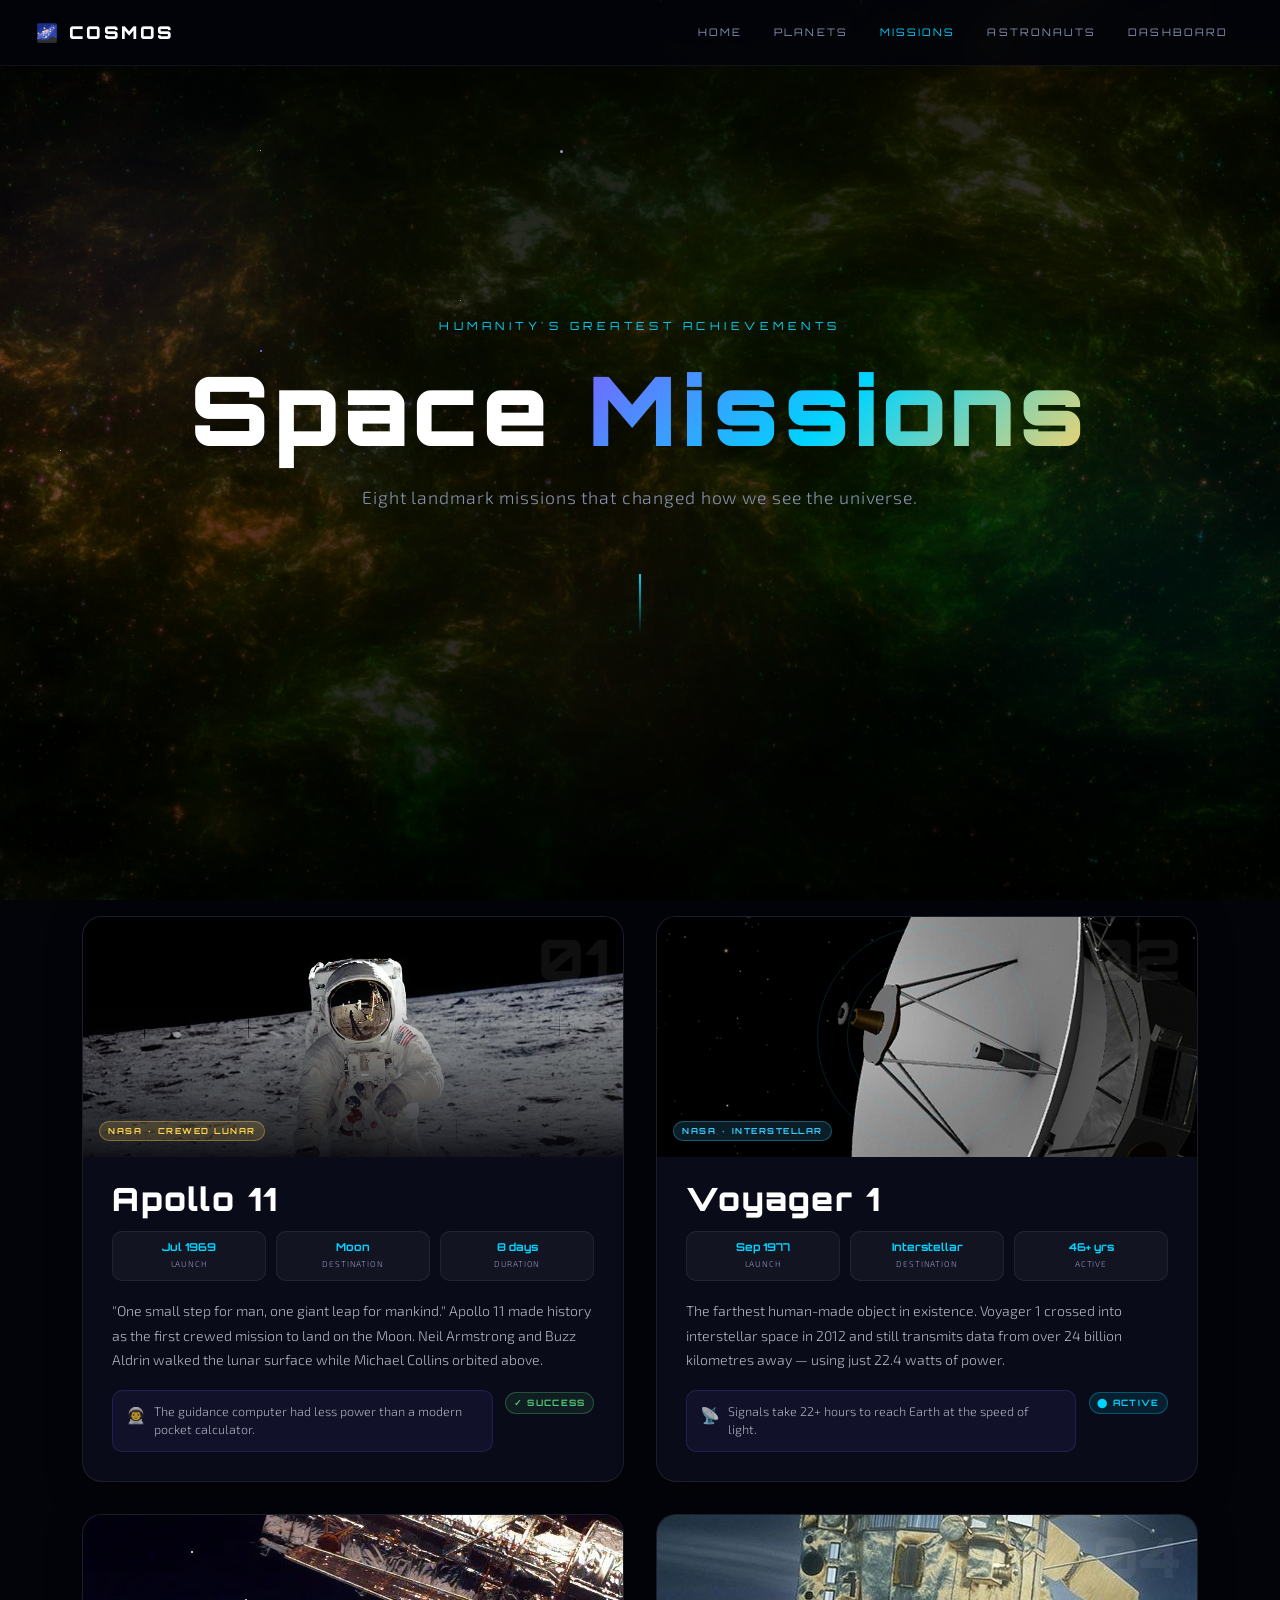
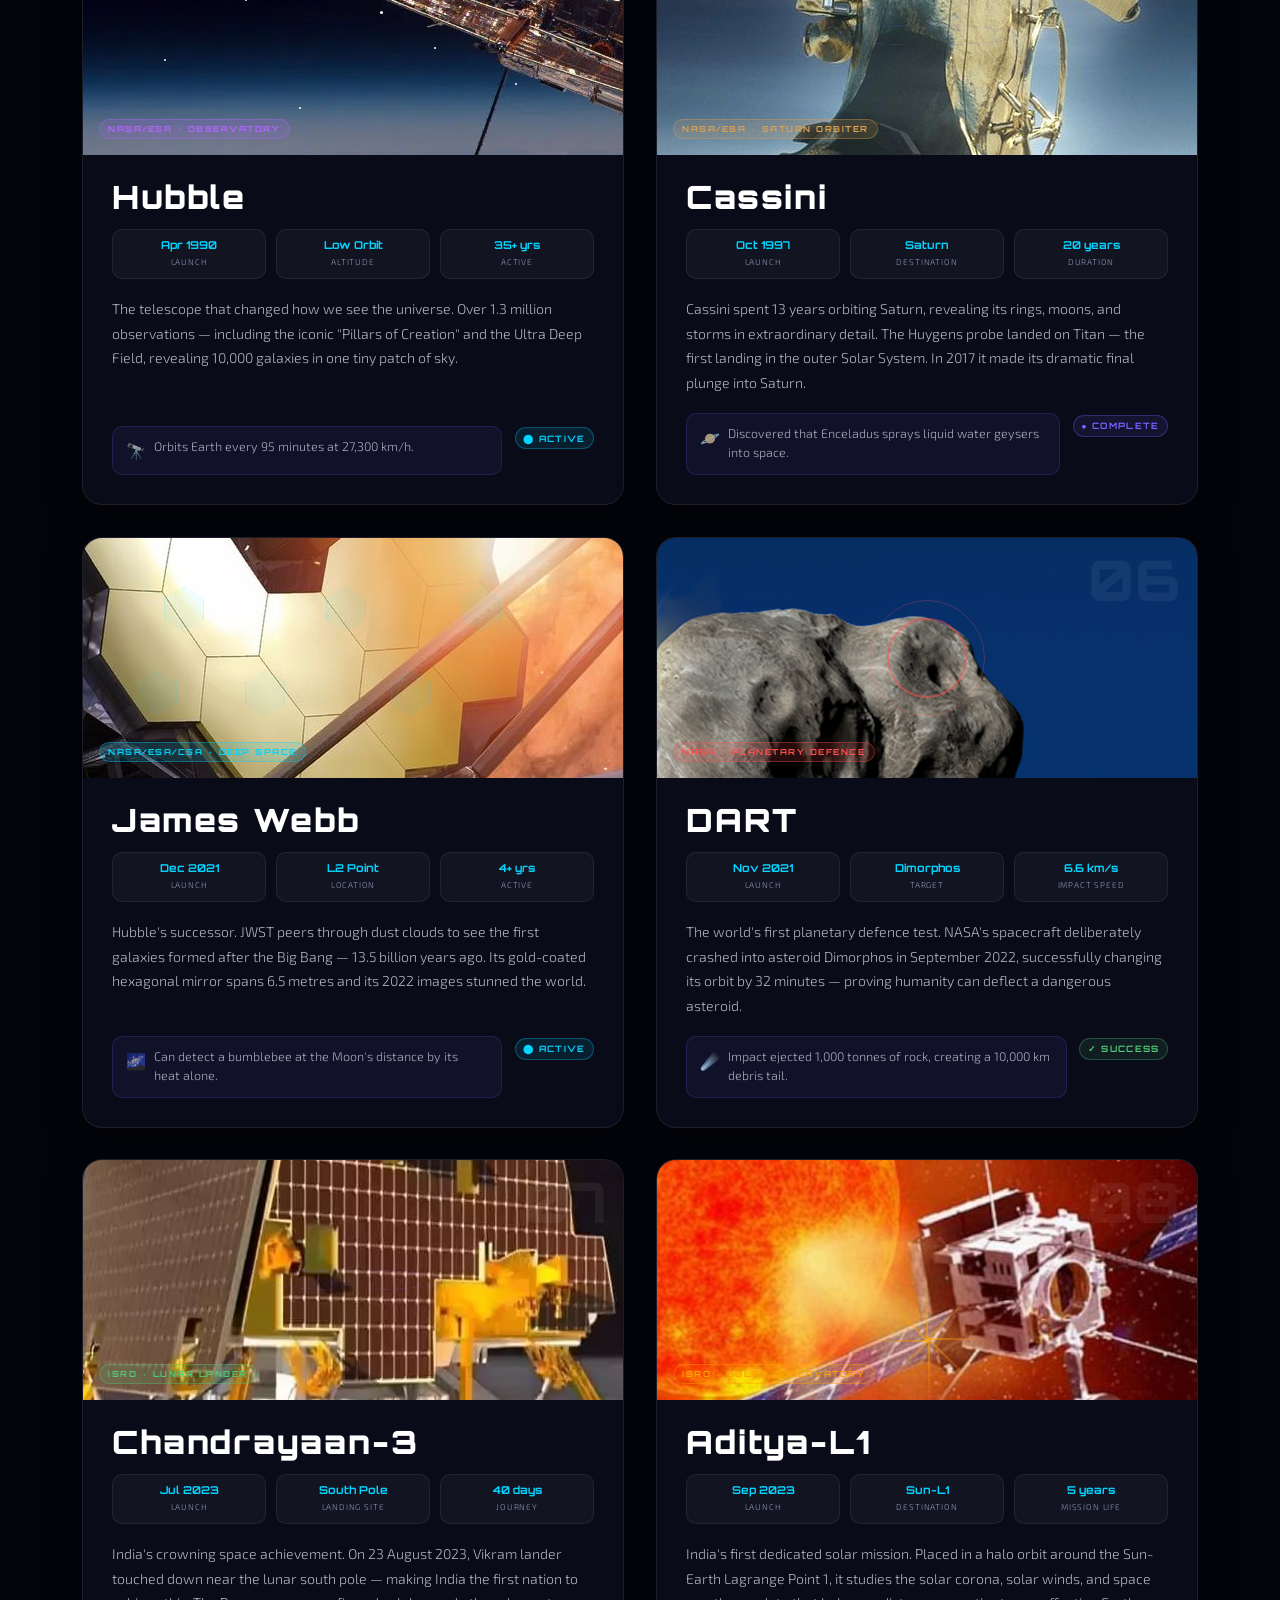
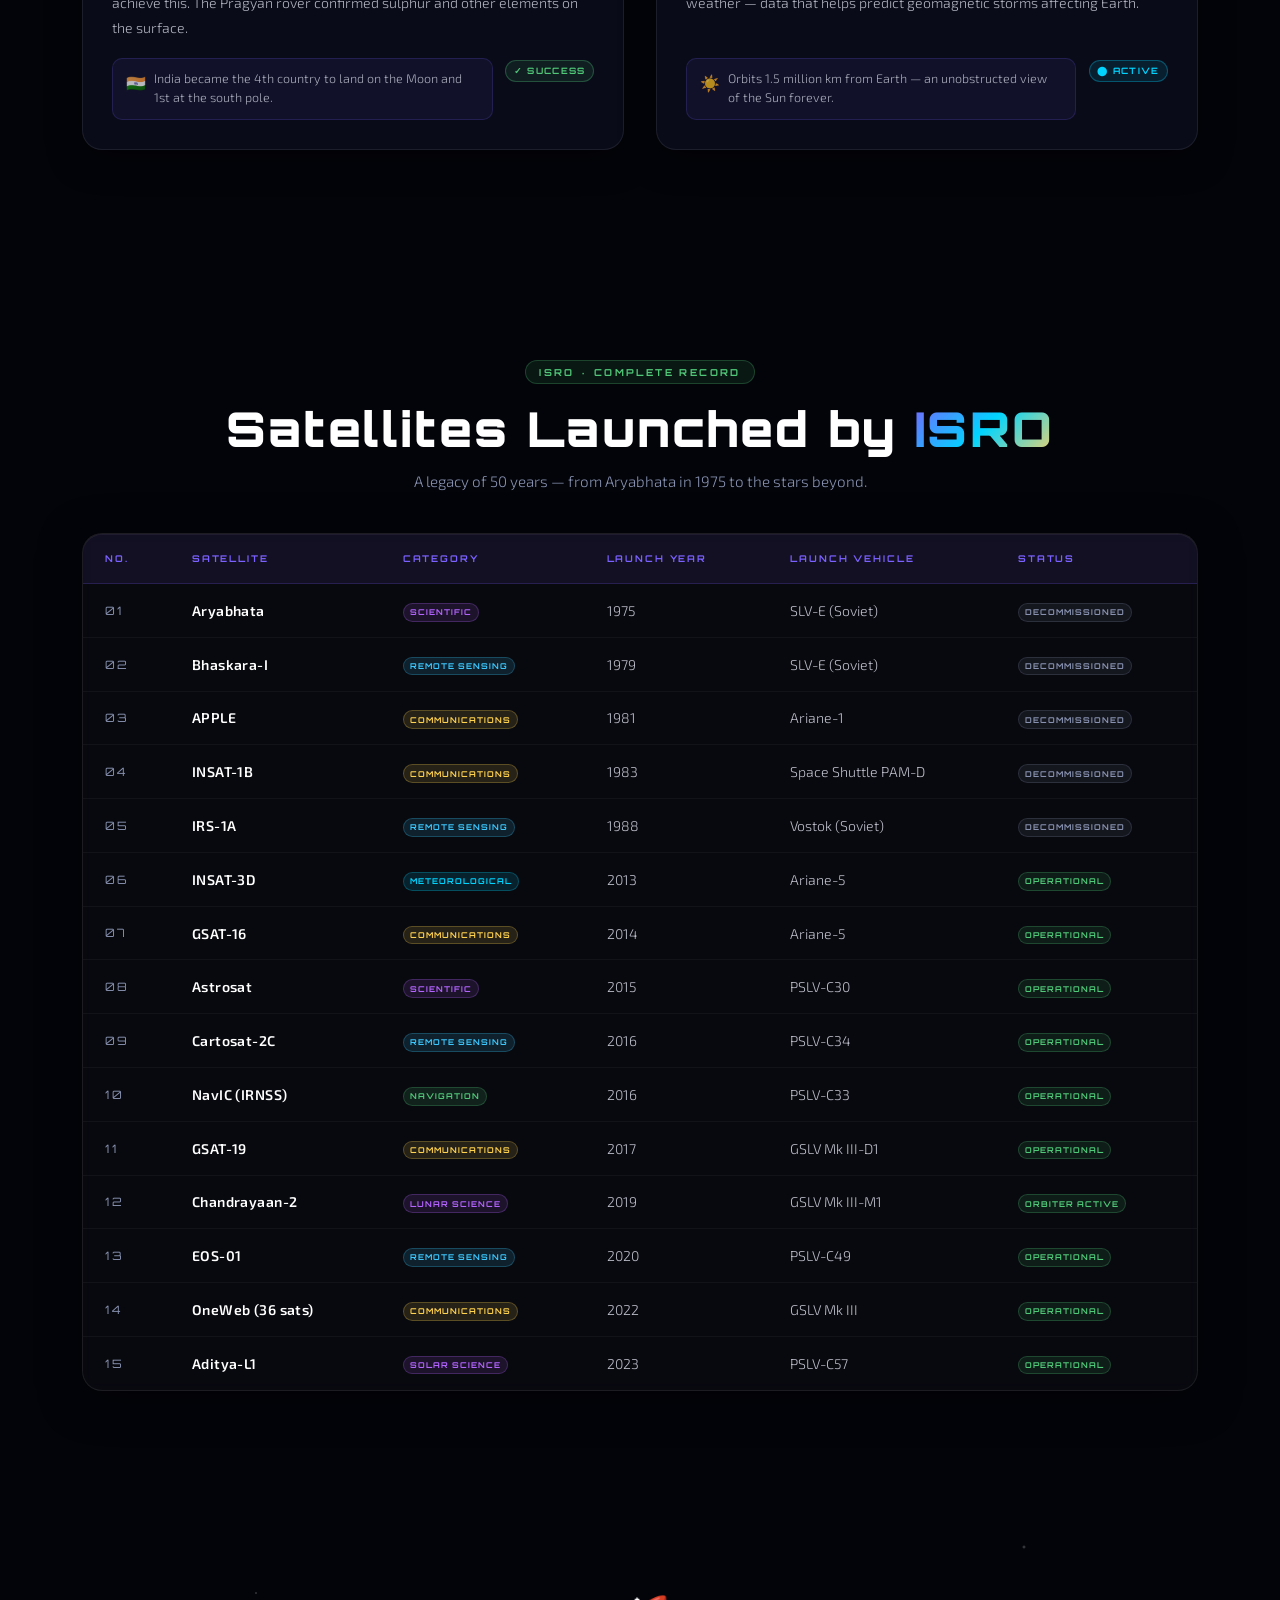
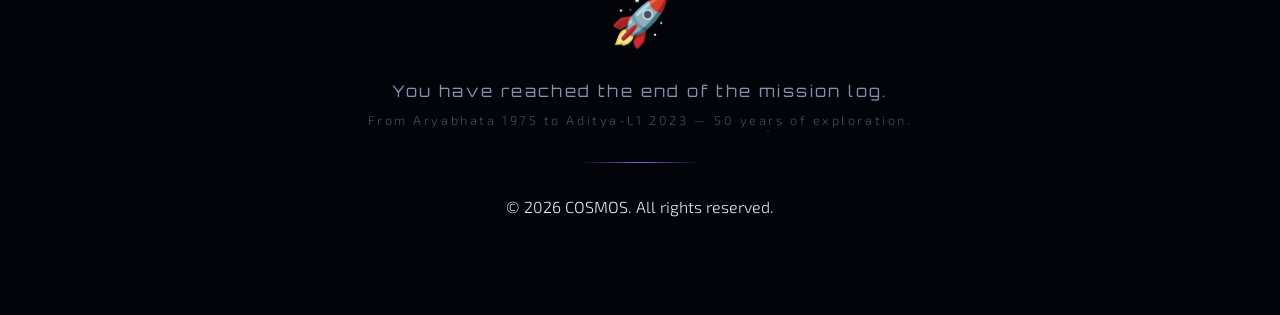
<file: missions.html>
<!DOCTYPE html>
<html lang="en">

<head>
    <meta charset="UTF-8" />
    <meta name="viewport" content="width=device-width, initial-scale=1.0" />
    <title>Space Missions – Historic Journeys Beyond Earth</title>
    <meta name="description"
        content="Explore humanity's greatest space missions — from Apollo 11 to Chandrayaan-3. Landmark missions that changed history." />

    <!-- Bootstrap 5 CDN -->
    <link href="https://cdn.jsdelivr.net/npm/bootstrap@5.3.3/dist/css/bootstrap.min.css" rel="stylesheet"
        integrity="sha384-QWTKZyjpPEjISv5WaRU9OFeRpok6YctnYmDr5pNlyT2bRjXh0JMhjY6hW+ALEwIH" crossorigin="anonymous" />

    <!-- Google Fonts -->
    <link rel="preconnect" href="https://fonts.googleapis.com" />
    <link rel="preconnect" href="https://fonts.gstatic.com" crossorigin />
    <link
        href="https://fonts.googleapis.com/css2?family=Orbitron:wght@400;700;900&family=Exo+2:ital,wght@0,300;0,400;0,600;1,300&display=swap"
        rel="stylesheet" />

    <link rel="stylesheet" href="missions.css" />
</head>

<body>
    <!-- ── NAVBAR ── -->
    <nav class="navbar navbar-expand-lg navbar-dark custom-navbar">
        <div class="container-fluid">
            <a href="index.html" class="navbar-brand cosmos-logo">🌌 COSMOS</a>
            <button class="navbar-toggler" type="button" data-bs-toggle="collapse" data-bs-target="#navbarNav">
                <span class="navbar-toggler-icon"></span>
            </button>
            <div class="collapse navbar-collapse" id="navbarNav">
                <ul class="navbar-nav ms-auto">
                    <li class="nav-item"><a class="nav-link" href="index.html">Home</a></li>
                    <li class="nav-item"><a class="nav-link" href="planet.html">Planets</a></li>
                    <li class="nav-item"><a class="nav-link active" href="missions.html">Missions</a></li>
                    <li class="nav-item"><a class="nav-link" href="astronauts.html">Astronauts</a></li>
                    <li class="nav-item"><a class="nav-link" href="dashboard.html">Dashboard</a></li>
                </ul>
            </div>
        </div>
    </nav>

    <!-- ── FIXED SPACE BACKGROUND ── -->
    <div id="space-bg">
        <div class="stars-layer" id="stars-sm"></div>
        <div class="stars-layer" id="stars-md"></div>
        <div class="stars-layer" id="stars-lg"></div>
        <div class="nebula" id="nebula-1"></div>
        <div class="nebula" id="nebula-2"></div>
        <div class="nebula" id="nebula-3"></div>
    </div>

    <!-- ── HERO ── -->
    <section id="hero">
        <p class="hero-tagline">Humanity's greatest achievements</p>
        <h1 class="hero-title">Space <span class="gradient-text">Missions</span></h1>
        <p class="hero-sub">Eight landmark missions that changed how we see the universe.</p>
        <div class="scroll-indicator"><span></span></div>
    </section>

    <!-- ── MISSIONS GRID ── -->
    <main id="missions-main">
        <div class="container">

            <div class="missions-grid">

                <!-- ── CARD 1: APOLLO 11 ── -->
                <article class="mission-card reveal" id="card-apollo11" data-mission="apollo11" tabindex="0" role="button" aria-label="Open Apollo 11 mission details">
                    <div class="card-photo-wrap">
                        <img src="Images/Edwin-Aldrin-Moon-July-20-1969.webp"
                            alt="Buzz Aldrin walking on the Moon during Apollo 11"
                            class="card-photo"
                            loading="lazy" />
                        <div class="card-photo-overlay"></div>
                        <span class="card-num">01</span>
                        <div class="mission-badge apollo-badge">NASA · Crewed Lunar</div>
                    </div>
                    <div class="card-body-inner">
                        <h2 class="mission-name">Apollo 11</h2>
                        <div class="mission-stats">
                            <div class="stat"><span class="stat-val">Jul 1969</span><span class="stat-label">Launch</span></div>
                            <div class="stat"><span class="stat-val">Moon</span><span class="stat-label">Destination</span></div>
                            <div class="stat"><span class="stat-val">8 days</span><span class="stat-label">Duration</span></div>
                        </div>
                        <p class="mission-desc">
                            "One small step for man, one giant leap for mankind." Apollo 11 made history as the
                            first crewed mission to land on the Moon. Neil Armstrong and Buzz Aldrin walked the
                            lunar surface while Michael Collins orbited above.
                        </p>
                        <div class="card-footer-row">
                            <div class="mission-fun-fact">
                                <span class="fun-fact-icon">👨‍🚀</span>
                                <span>The guidance computer had less power than a modern pocket calculator.</span>
                            </div>
                            <span class="mission-status status-success">✓ Success</span>
                        </div>
                    </div>
                </article>

                <!-- ── CARD 2: VOYAGER 1 ── -->
                <article class="mission-card reveal" id="card-voyager" data-mission="voyager" tabindex="0" role="button" aria-label="Open Voyager 1 mission details">
                    <div class="card-photo-wrap">
                        <div class="card-visual voyager-visual">
                            <img src="Images/voyager.webp" alt="Voyager 1 spacecraft" class="visual-photo" loading="lazy" />
                            <div class="visual-rings">
                                <div class="vring vring-1"></div>
                                <div class="vring vring-2"></div>
                                <div class="vring vring-3"></div>
                            </div>
                        </div>
                        <span class="card-num">02</span>
                        <div class="mission-badge voyager-badge">NASA · Interstellar</div>
                    </div>
                    <div class="card-body-inner">
                        <h2 class="mission-name">Voyager 1</h2>
                        <div class="mission-stats">
                            <div class="stat"><span class="stat-val">Sep 1977</span><span class="stat-label">Launch</span></div>
                            <div class="stat"><span class="stat-val">Interstellar</span><span class="stat-label">Destination</span></div>
                            <div class="stat"><span class="stat-val">46+ yrs</span><span class="stat-label">Active</span></div>
                        </div>
                        <p class="mission-desc">
                            The farthest human-made object in existence. Voyager 1 crossed into interstellar
                            space in 2012 and still transmits data from over 24 billion kilometres away —
                            using just 22.4 watts of power.
                        </p>
                        <div class="card-footer-row">
                            <div class="mission-fun-fact">
                                <span class="fun-fact-icon">📡</span>
                                <span>Signals take 22+ hours to reach Earth at the speed of light.</span>
                            </div>
                            <span class="mission-status status-active">⬤ Active</span>
                        </div>
                    </div>
                </article>

                <!-- ── CARD 3: HUBBLE ── -->
                <article class="mission-card reveal" id="card-hubble" data-mission="hubble" tabindex="0" role="button" aria-label="Open Hubble mission details">
                    <div class="card-photo-wrap">
                        <div class="card-visual hubble-visual">
                            <img src="Images/Hubble.webp" alt="Hubble Space Telescope" class="visual-photo" loading="lazy" />
                            <div class="visual-stars">
                                <i></i><i></i><i></i><i></i><i></i>
                                <i></i><i></i><i></i><i></i><i></i>
                            </div>
                        </div>
                        <span class="card-num">03</span>
                        <div class="mission-badge hubble-badge">NASA/ESA · Observatory</div>
                    </div>
                    <div class="card-body-inner">
                        <h2 class="mission-name">Hubble</h2>
                        <div class="mission-stats">
                            <div class="stat"><span class="stat-val">Apr 1990</span><span class="stat-label">Launch</span></div>
                            <div class="stat"><span class="stat-val">Low Orbit</span><span class="stat-label">Altitude</span></div>
                            <div class="stat"><span class="stat-val">35+ yrs</span><span class="stat-label">Active</span></div>
                        </div>
                        <p class="mission-desc">
                            The telescope that changed how we see the universe. Over 1.3 million observations —
                            including the iconic "Pillars of Creation" and the Ultra Deep Field, revealing
                            10,000 galaxies in one tiny patch of sky.
                        </p>
                        <div class="card-footer-row">
                            <div class="mission-fun-fact">
                                <span class="fun-fact-icon">🔭</span>
                                <span>Orbits Earth every 95 minutes at 27,300 km/h.</span>
                            </div>
                            <span class="mission-status status-active">⬤ Active</span>
                        </div>
                    </div>
                </article>

                <!-- ── CARD 4: CASSINI ── -->
                <article class="mission-card reveal" id="card-cassini" data-mission="cassini" tabindex="0" role="button" aria-label="Open Cassini mission details">
                    <div class="card-photo-wrap">
                        <div class="card-visual cassini-visual">
                            <img src="Images/Cassini.jpeg" alt="Cassini spacecraft orbiting Saturn" class="visual-photo" loading="lazy" />
                            <div class="visual-orbit"></div>
                        </div>
                        <span class="card-num">04</span>
                        <div class="mission-badge cassini-badge">NASA/ESA · Saturn Orbiter</div>
                    </div>
                    <div class="card-body-inner">
                        <h2 class="mission-name">Cassini</h2>
                        <div class="mission-stats">
                            <div class="stat"><span class="stat-val">Oct 1997</span><span class="stat-label">Launch</span></div>
                            <div class="stat"><span class="stat-val">Saturn</span><span class="stat-label">Destination</span></div>
                            <div class="stat"><span class="stat-val">20 years</span><span class="stat-label">Duration</span></div>
                        </div>
                        <p class="mission-desc">
                            Cassini spent 13 years orbiting Saturn, revealing its rings, moons, and storms in
                            extraordinary detail. The Huygens probe landed on Titan — the first landing in
                            the outer Solar System. In 2017 it made its dramatic final plunge into Saturn.
                        </p>
                        <div class="card-footer-row">
                            <div class="mission-fun-fact">
                                <span class="fun-fact-icon">🪐</span>
                                <span>Discovered that Enceladus sprays liquid water geysers into space.</span>
                            </div>
                            <span class="mission-status status-complete">● Complete</span>
                        </div>
                    </div>
                </article>

                <!-- ── CARD 5: JAMES WEBB ── -->
                <article class="mission-card reveal" id="card-jwst" data-mission="jwst" tabindex="0" role="button" aria-label="Open James Webb mission details">
                    <div class="card-photo-wrap">
                        <div class="card-visual jwst-visual">
                            <img src="Images/James Webb Space Telescope.jpg" alt="James Webb Space Telescope" class="visual-photo" loading="lazy" />
                            <div class="visual-hexgrid">
                                <i></i><i></i><i></i><i></i><i></i><i></i>
                            </div>
                        </div>
                        <span class="card-num">05</span>
                        <div class="mission-badge jwst-badge">NASA/ESA/CSA · Deep Space</div>
                    </div>
                    <div class="card-body-inner">
                        <h2 class="mission-name">James Webb</h2>
                        <div class="mission-stats">
                            <div class="stat"><span class="stat-val">Dec 2021</span><span class="stat-label">Launch</span></div>
                            <div class="stat"><span class="stat-val">L2 Point</span><span class="stat-label">Location</span></div>
                            <div class="stat"><span class="stat-val">4+ yrs</span><span class="stat-label">Active</span></div>
                        </div>
                        <p class="mission-desc">
                            Hubble's successor. JWST peers through dust clouds to see the first galaxies formed
                            after the Big Bang — 13.5 billion years ago. Its gold-coated hexagonal mirror spans
                            6.5 metres and its 2022 images stunned the world.
                        </p>
                        <div class="card-footer-row">
                            <div class="mission-fun-fact">
                                <span class="fun-fact-icon">🌌</span>
                                <span>Can detect a bumblebee at the Moon's distance by its heat alone.</span>
                            </div>
                            <span class="mission-status status-active">⬤ Active</span>
                        </div>
                    </div>
                </article>

                <!-- ── CARD 6: DART ── -->
                <article class="mission-card reveal" id="card-dart" data-mission="dart" tabindex="0" role="button" aria-label="Open DART mission details">
                    <div class="card-photo-wrap">
                        <div class="card-visual dart-visual">
                            <img src="Images/DART Mission.jpg" alt="DART spacecraft impacting asteroid Dimorphos" class="visual-photo" loading="lazy" />
                            <div class="visual-impact"></div>
                        </div>
                        <span class="card-num">06</span>
                        <div class="mission-badge dart-badge">NASA · Planetary Defence</div>
                    </div>
                    <div class="card-body-inner">
                        <h2 class="mission-name">DART</h2>
                        <div class="mission-stats">
                            <div class="stat"><span class="stat-val">Nov 2021</span><span class="stat-label">Launch</span></div>
                            <div class="stat"><span class="stat-val">Dimorphos</span><span class="stat-label">Target</span></div>
                            <div class="stat"><span class="stat-val">6.6 km/s</span><span class="stat-label">Impact Speed</span></div>
                        </div>
                        <p class="mission-desc">
                            The world's first planetary defence test. NASA's spacecraft deliberately crashed
                            into asteroid Dimorphos in September 2022, successfully changing its orbit by
                            32 minutes — proving humanity can deflect a dangerous asteroid.
                        </p>
                        <div class="card-footer-row">
                            <div class="mission-fun-fact">
                                <span class="fun-fact-icon">☄️</span>
                                <span>Impact ejected 1,000 tonnes of rock, creating a 10,000 km debris tail.</span>
                            </div>
                            <span class="mission-status status-success">✓ Success</span>
                        </div>
                    </div>
                </article>

                <!-- ── CARD 7: CHANDRAYAAN-3 ── -->
                <article class="mission-card reveal" id="card-chandrayaan" data-mission="chandrayaan" tabindex="0" role="button" aria-label="Open Chandrayaan-3 mission details">
                    <div class="card-photo-wrap">
                        <div class="card-visual chandrayaan-visual">
                            <img src="Images/Chandrayaan-3.cms" alt="Chandrayaan-3 Vikram lander on the Moon" class="visual-photo" loading="lazy" />
                            <div class="visual-orbit"></div>
                        </div>
                        <span class="card-num">07</span>
                        <div class="mission-badge isro-badge">ISRO · Lunar Lander</div>
                    </div>
                    <div class="card-body-inner">
                        <h2 class="mission-name">Chandrayaan-3</h2>
                        <div class="mission-stats">
                            <div class="stat"><span class="stat-val">Jul 2023</span><span class="stat-label">Launch</span></div>
                            <div class="stat"><span class="stat-val">South Pole</span><span class="stat-label">Landing Site</span></div>
                            <div class="stat"><span class="stat-val">40 days</span><span class="stat-label">Journey</span></div>
                        </div>
                        <p class="mission-desc">
                            India's crowning space achievement. On 23 August 2023, Vikram lander touched down
                            near the lunar south pole — making India the first nation to achieve this. The
                            Pragyan rover confirmed sulphur and other elements on the surface.
                        </p>
                        <div class="card-footer-row">
                            <div class="mission-fun-fact">
                                <span class="fun-fact-icon">🇮🇳</span>
                                <span>India became the 4th country to land on the Moon and 1st at the south pole.</span>
                            </div>
                            <span class="mission-status status-success">✓ Success</span>
                        </div>
                    </div>
                </article>

                <!-- ── CARD 8: ADITYA-L1 ── -->
                <article class="mission-card reveal" id="card-aditya" data-mission="aditya" tabindex="0" role="button" aria-label="Open Aditya-L1 mission details">
                    <div class="card-photo-wrap">
                        <div class="card-visual aditya-visual">
                            <img src="Images/Aditya-L1.jpeg" alt="Aditya-L1 spacecraft" class="visual-photo" loading="lazy" />
                            <div class="visual-corona">
                                <i></i><i></i><i></i><i></i><i></i><i></i><i></i><i></i>
                            </div>
                        </div>
                        <span class="card-num">08</span>
                        <div class="mission-badge aditya-badge">ISRO · Solar Observatory</div>
                    </div>
                    <div class="card-body-inner">
                        <h2 class="mission-name">Aditya-L1</h2>
                        <div class="mission-stats">
                            <div class="stat"><span class="stat-val">Sep 2023</span><span class="stat-label">Launch</span></div>
                            <div class="stat"><span class="stat-val">Sun-L1</span><span class="stat-label">Destination</span></div>
                            <div class="stat"><span class="stat-val">5 years</span><span class="stat-label">Mission Life</span></div>
                        </div>
                        <p class="mission-desc">
                            India's first dedicated solar mission. Placed in a halo orbit around the Sun-Earth
                            Lagrange Point 1, it studies the solar corona, solar winds, and space weather — data
                            that helps predict geomagnetic storms affecting Earth.
                        </p>
                        <div class="card-footer-row">
                            <div class="mission-fun-fact">
                                <span class="fun-fact-icon">☀️</span>
                                <span>Orbits 1.5 million km from Earth — an unobstructed view of the Sun forever.</span>
                            </div>
                            <span class="mission-status status-active">⬤ Active</span>
                        </div>
                    </div>
                </article>

            </div><!-- /.missions-grid -->
        </div>
    </main>

    <!-- ── ISRO SATELLITE TABLE ── -->
    <section id="satellite-table-section">
        <div class="container">
            <div class="table-section-header reveal">
                <div class="table-header-badge">ISRO · Complete Record</div>
                <h2 class="table-section-title">Satellites Launched by <span class="gradient-text">ISRO</span></h2>
                <p class="table-section-sub">A legacy of 50 years — from Aryabhata in 1975 to the stars beyond.</p>
            </div>

            <div class="glass-table-wrapper reveal">
                <table id="sat_table">
                    <thead>
                        <tr>
                            <th>No.</th>
                            <th>Satellite</th>
                            <th>Category</th>
                            <th>Launch Year</th>
                            <th>Launch Vehicle</th>
                            <th>Status</th>
                        </tr>
                    </thead>
                    <tbody>
                        <tr>
                            <td class="row-num">01</td>
                            <td class="sat-name">Aryabhata</td>
                            <td><span class="cat-badge cat-science">Scientific</span></td>
                            <td>1975</td>
                            <td>SLV-E (Soviet)</td>
                            <td><span class="status-badge status-decom">Decommissioned</span></td>
                        </tr>
                        <tr>
                            <td class="row-num">02</td>
                            <td class="sat-name">Bhaskara-I</td>
                            <td><span class="cat-badge cat-remote">Remote Sensing</span></td>
                            <td>1979</td>
                            <td>SLV-E (Soviet)</td>
                            <td><span class="status-badge status-decom">Decommissioned</span></td>
                        </tr>
                        <tr>
                            <td class="row-num">03</td>
                            <td class="sat-name">APPLE</td>
                            <td><span class="cat-badge cat-comm">Communications</span></td>
                            <td>1981</td>
                            <td>Ariane-1</td>
                            <td><span class="status-badge status-decom">Decommissioned</span></td>
                        </tr>
                        <tr>
                            <td class="row-num">04</td>
                            <td class="sat-name">INSAT-1B</td>
                            <td><span class="cat-badge cat-comm">Communications</span></td>
                            <td>1983</td>
                            <td>Space Shuttle PAM-D</td>
                            <td><span class="status-badge status-decom">Decommissioned</span></td>
                        </tr>
                        <tr>
                            <td class="row-num">05</td>
                            <td class="sat-name">IRS-1A</td>
                            <td><span class="cat-badge cat-remote">Remote Sensing</span></td>
                            <td>1988</td>
                            <td>Vostok (Soviet)</td>
                            <td><span class="status-badge status-decom">Decommissioned</span></td>
                        </tr>
                        <tr>
                            <td class="row-num">06</td>
                            <td class="sat-name">INSAT-3D</td>
                            <td><span class="cat-badge cat-meteor">Meteorological</span></td>
                            <td>2013</td>
                            <td>Ariane-5</td>
                            <td><span class="status-badge status-op">Operational</span></td>
                        </tr>
                        <tr>
                            <td class="row-num">07</td>
                            <td class="sat-name">GSAT-16</td>
                            <td><span class="cat-badge cat-comm">Communications</span></td>
                            <td>2014</td>
                            <td>Ariane-5</td>
                            <td><span class="status-badge status-op">Operational</span></td>
                        </tr>
                        <tr>
                            <td class="row-num">08</td>
                            <td class="sat-name">Astrosat</td>
                            <td><span class="cat-badge cat-science">Scientific</span></td>
                            <td>2015</td>
                            <td>PSLV-C30</td>
                            <td><span class="status-badge status-op">Operational</span></td>
                        </tr>
                        <tr>
                            <td class="row-num">09</td>
                            <td class="sat-name">Cartosat-2C</td>
                            <td><span class="cat-badge cat-remote">Remote Sensing</span></td>
                            <td>2016</td>
                            <td>PSLV-C34</td>
                            <td><span class="status-badge status-op">Operational</span></td>
                        </tr>
                        <tr>
                            <td class="row-num">10</td>
                            <td class="sat-name">NavIC (IRNSS)</td>
                            <td><span class="cat-badge cat-nav">Navigation</span></td>
                            <td>2016</td>
                            <td>PSLV-C33</td>
                            <td><span class="status-badge status-op">Operational</span></td>
                        </tr>
                        <tr>
                            <td class="row-num">11</td>
                            <td class="sat-name">GSAT-19</td>
                            <td><span class="cat-badge cat-comm">Communications</span></td>
                            <td>2017</td>
                            <td>GSLV Mk III-D1</td>
                            <td><span class="status-badge status-op">Operational</span></td>
                        </tr>
                        <tr>
                            <td class="row-num">12</td>
                            <td class="sat-name">Chandrayaan-2</td>
                            <td><span class="cat-badge cat-science">Lunar Science</span></td>
                            <td>2019</td>
                            <td>GSLV Mk III-M1</td>
                            <td><span class="status-badge status-op">Orbiter Active</span></td>
                        </tr>
                        <tr>
                            <td class="row-num">13</td>
                            <td class="sat-name">EOS-01</td>
                            <td><span class="cat-badge cat-remote">Remote Sensing</span></td>
                            <td>2020</td>
                            <td>PSLV-C49</td>
                            <td><span class="status-badge status-op">Operational</span></td>
                        </tr>
                        <tr>
                            <td class="row-num">14</td>
                            <td class="sat-name">OneWeb (36 sats)</td>
                            <td><span class="cat-badge cat-comm">Communications</span></td>
                            <td>2022</td>
                            <td>GSLV Mk III</td>
                            <td><span class="status-badge status-op">Operational</span></td>
                        </tr>
                        <tr>
                            <td class="row-num">15</td>
                            <td class="sat-name">Aditya-L1</td>
                            <td><span class="cat-badge cat-science">Solar Science</span></td>
                            <td>2023</td>
                            <td>PSLV-C57</td>
                            <td><span class="status-badge status-op">Operational</span></td>
                        </tr>
                    </tbody>
                </table>
            </div>
        </div>
    </section>

    <!-- ── FOOTER ── -->
    <footer id="site-footer">
        <div class="footer-stars"></div>
        <div class="footer-content">
            <div class="solar-system-icon" aria-hidden="true">🚀</div>
            <p class="footer-journey">You have reached the end of the mission log.</p>
            <p class="footer-distance">From Aryabhata 1975 to Aditya-L1 2023 — 50 years of exploration.</p>
            <div class="footer-divider"></div>
            <p class="footer-copy">© 2026 COSMOS. All rights reserved.</p>
        </div>
    </footer>

    <!-- ── MISSION DETAIL MODAL ── -->
    <div id="mission-modal" role="dialog" aria-modal="true" aria-labelledby="modal-title" hidden>
        <div id="modal-backdrop"></div>
        <div id="modal-panel">
            <!-- Close button -->
            <button id="modal-close" aria-label="Close">
                <svg width="22" height="22" viewBox="0 0 22 22" fill="none">
                    <line x1="2" y1="2" x2="20" y2="20" stroke="currentColor" stroke-width="2.5" stroke-linecap="round"/>
                    <line x1="20" y1="2" x2="2" y2="20" stroke="currentColor" stroke-width="2.5" stroke-linecap="round"/>
                </svg>
            </button>

            <!-- Scrollable inner -->
            <div id="modal-scroll">

                <!-- Visual / photo hero -->
                <div id="modal-visual-wrap">
                    <!-- filled by JS: either <img> or .modal-visual-bg -->
                </div>

                <!-- Header -->
                <div id="modal-header">
                    <div id="modal-badge"></div>
                    <h2 id="modal-title"></h2>
                    <p id="modal-tagline"></p>
                </div>

                <!-- Stats bar -->
                <div id="modal-stats"></div>

                <!-- Body sections -->
                <div id="modal-body">

                    <div class="modal-section">
                        <h3 class="modal-section-title">📖 Overview</h3>
                        <p id="modal-overview"></p>
                    </div>

                    <div class="modal-section">
                        <h3 class="modal-section-title">🏆 Key Achievements</h3>
                        <ul id="modal-achievements"></ul>
                    </div>

                    <div class="modal-section">
                        <h3 class="modal-section-title">📅 Mission Timeline</h3>
                        <div id="modal-timeline"></div>
                    </div>

                    <div class="modal-section" id="modal-crew-section">
                        <h3 class="modal-section-title">👨‍🚀 Crew / Team</h3>
                        <div id="modal-crew"></div>
                    </div>

                    <div class="modal-fact-box">
                        <span class="modal-fact-icon">⚡</span>
                        <div>
                            <div class="modal-fact-label">Did You Know?</div>
                            <div id="modal-did-you-know"></div>
                        </div>
                    </div>

                </div><!-- /#modal-body -->
            </div><!-- /#modal-scroll -->
        </div><!-- /#modal-panel -->
    </div><!-- /#mission-modal -->

    <script src="https://cdn.jsdelivr.net/npm/bootstrap@5.3.3/dist/js/bootstrap.bundle.min.js"
        integrity="sha384-YvpcrYf0tY3lHB60NNkmXc4s9bIOgUxi8T/jzmBXjQC1WdJLqG7MiEA53P2rLOGI"
        crossorigin="anonymous"></script>
    <script src="missions.js"></script>
</body>

</html>
</file>
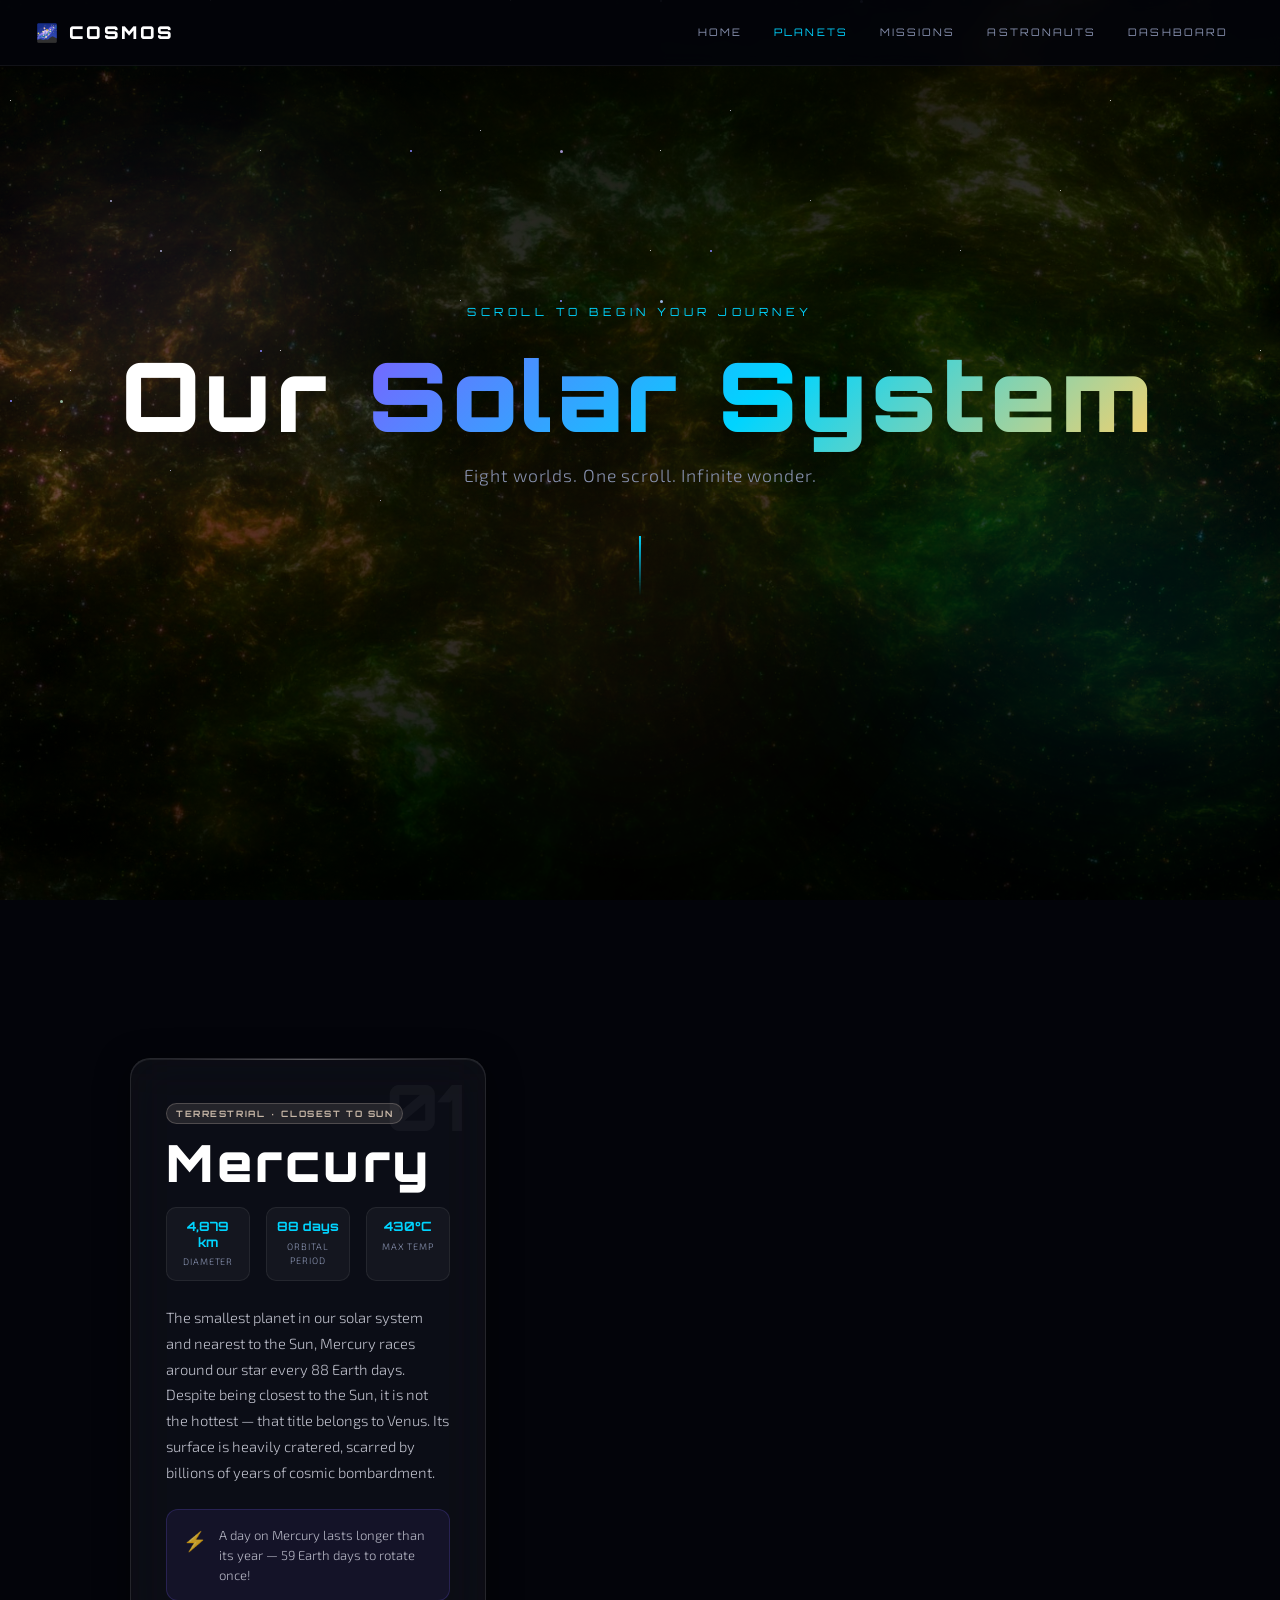
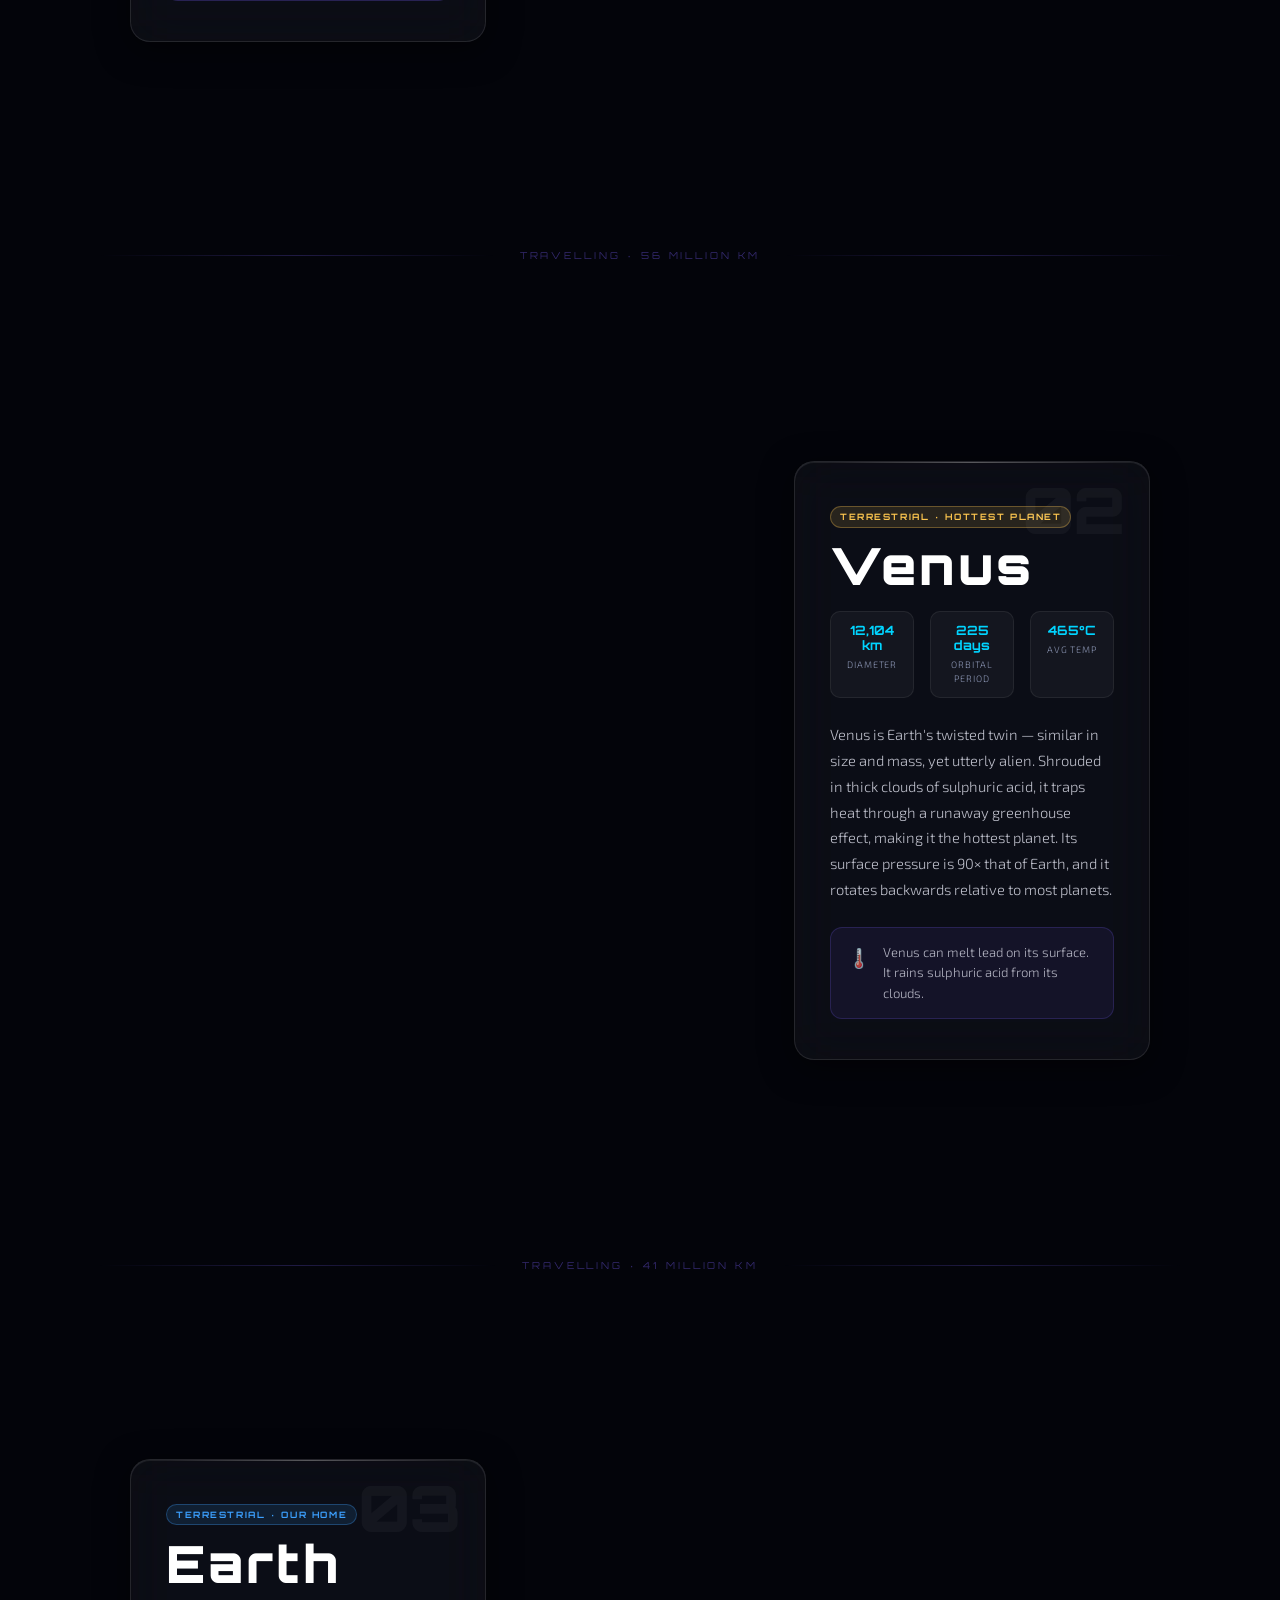
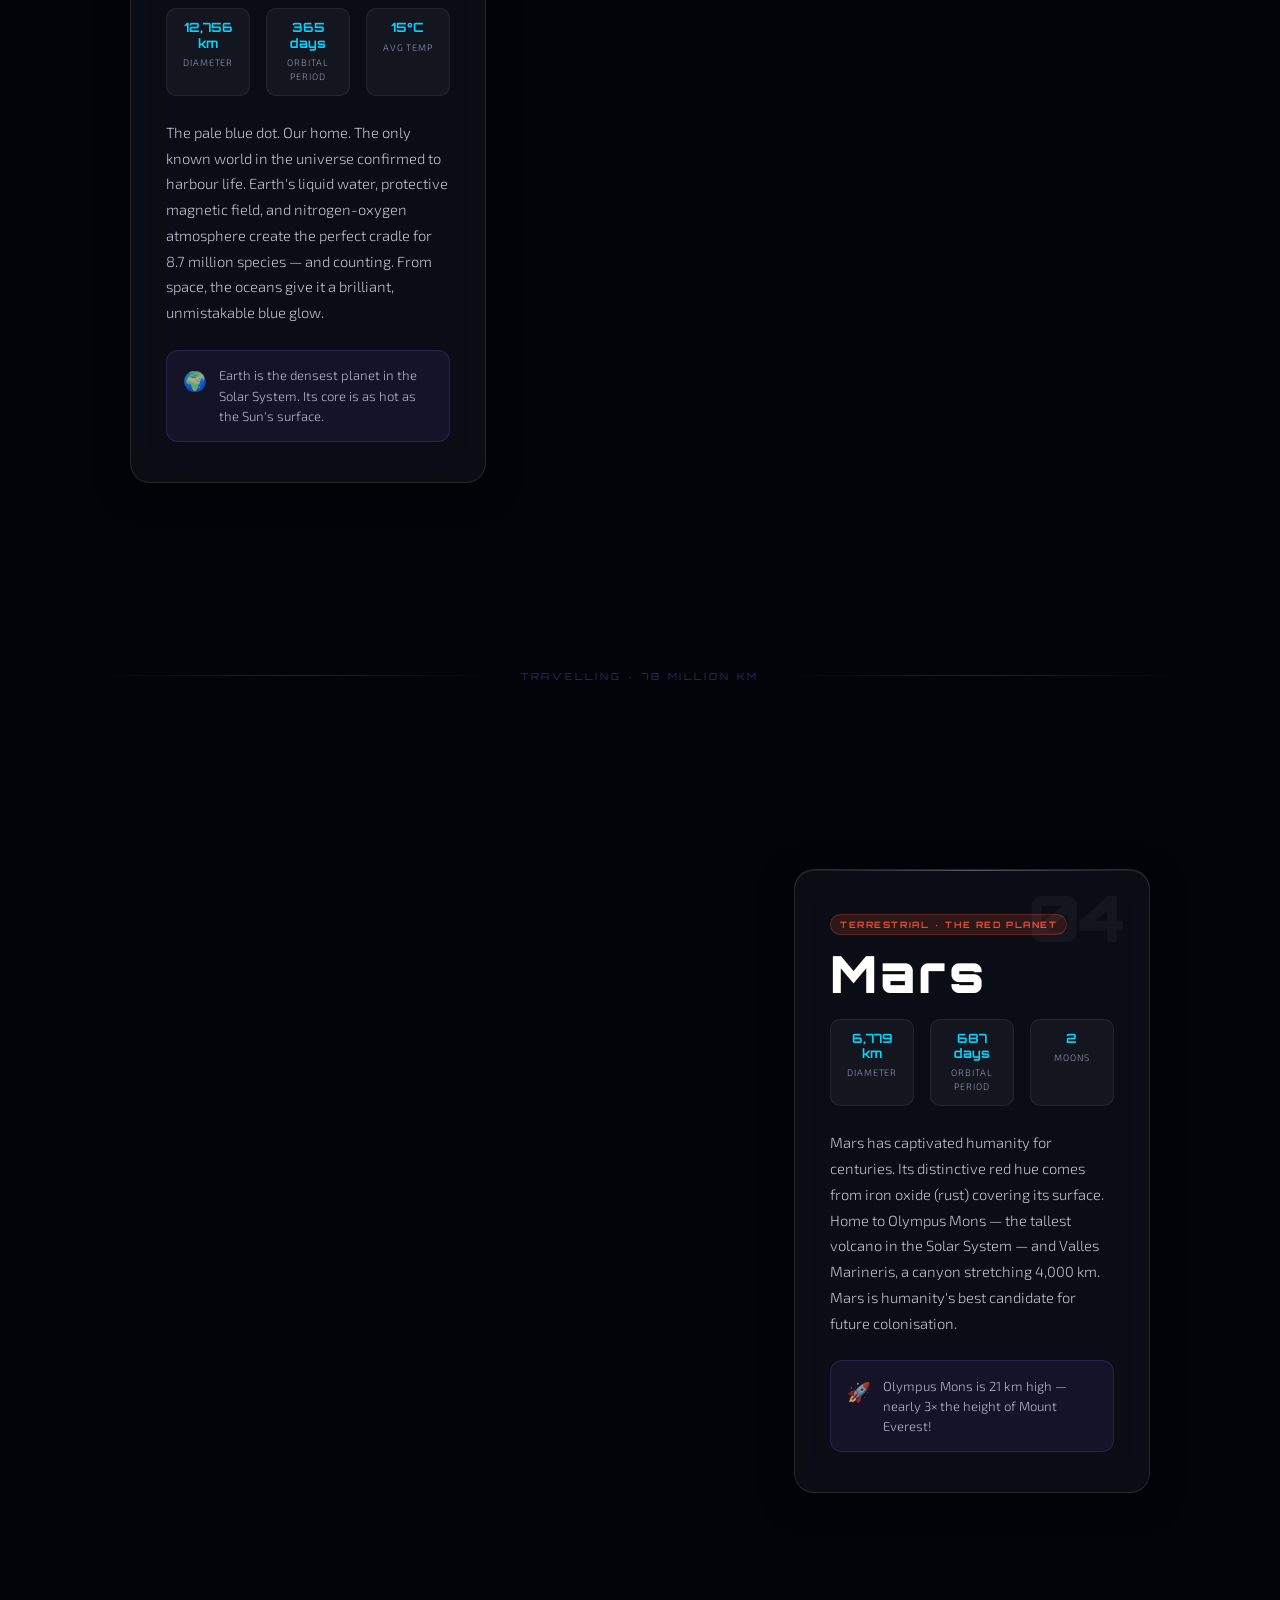
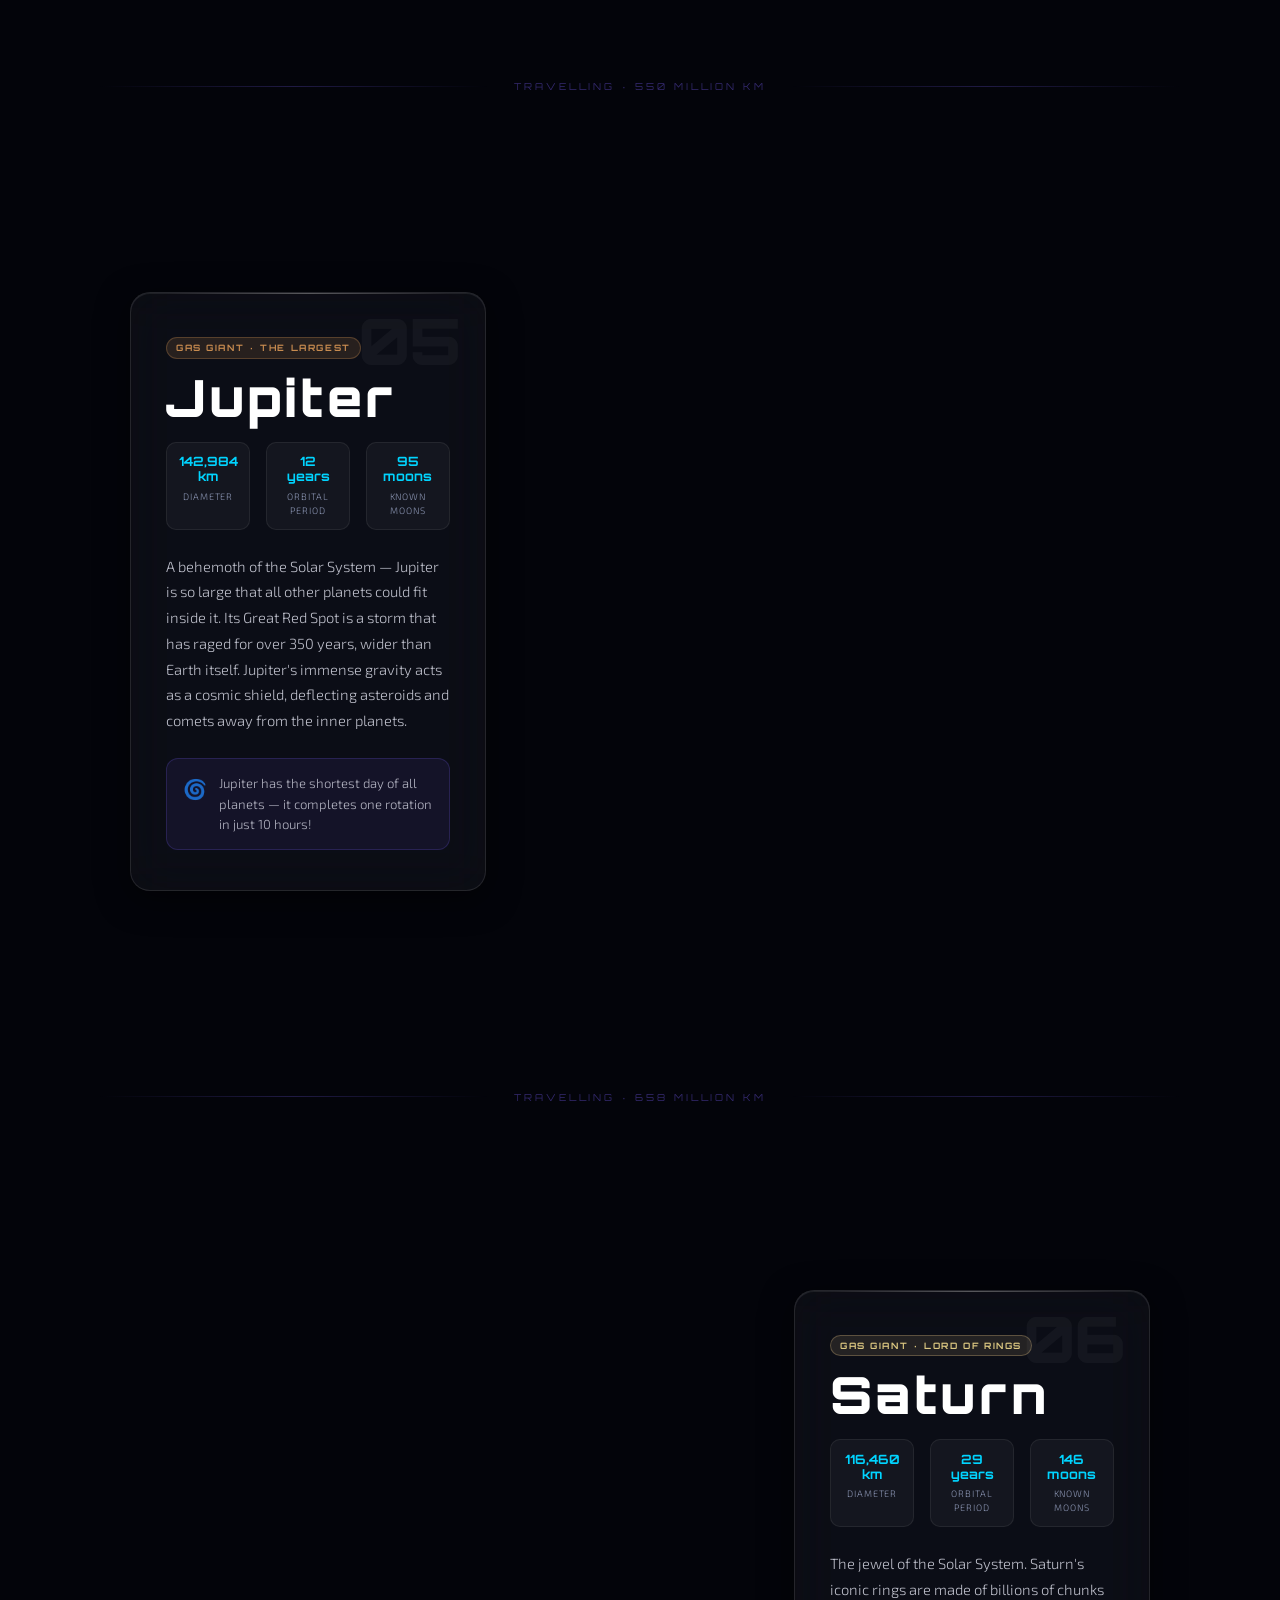
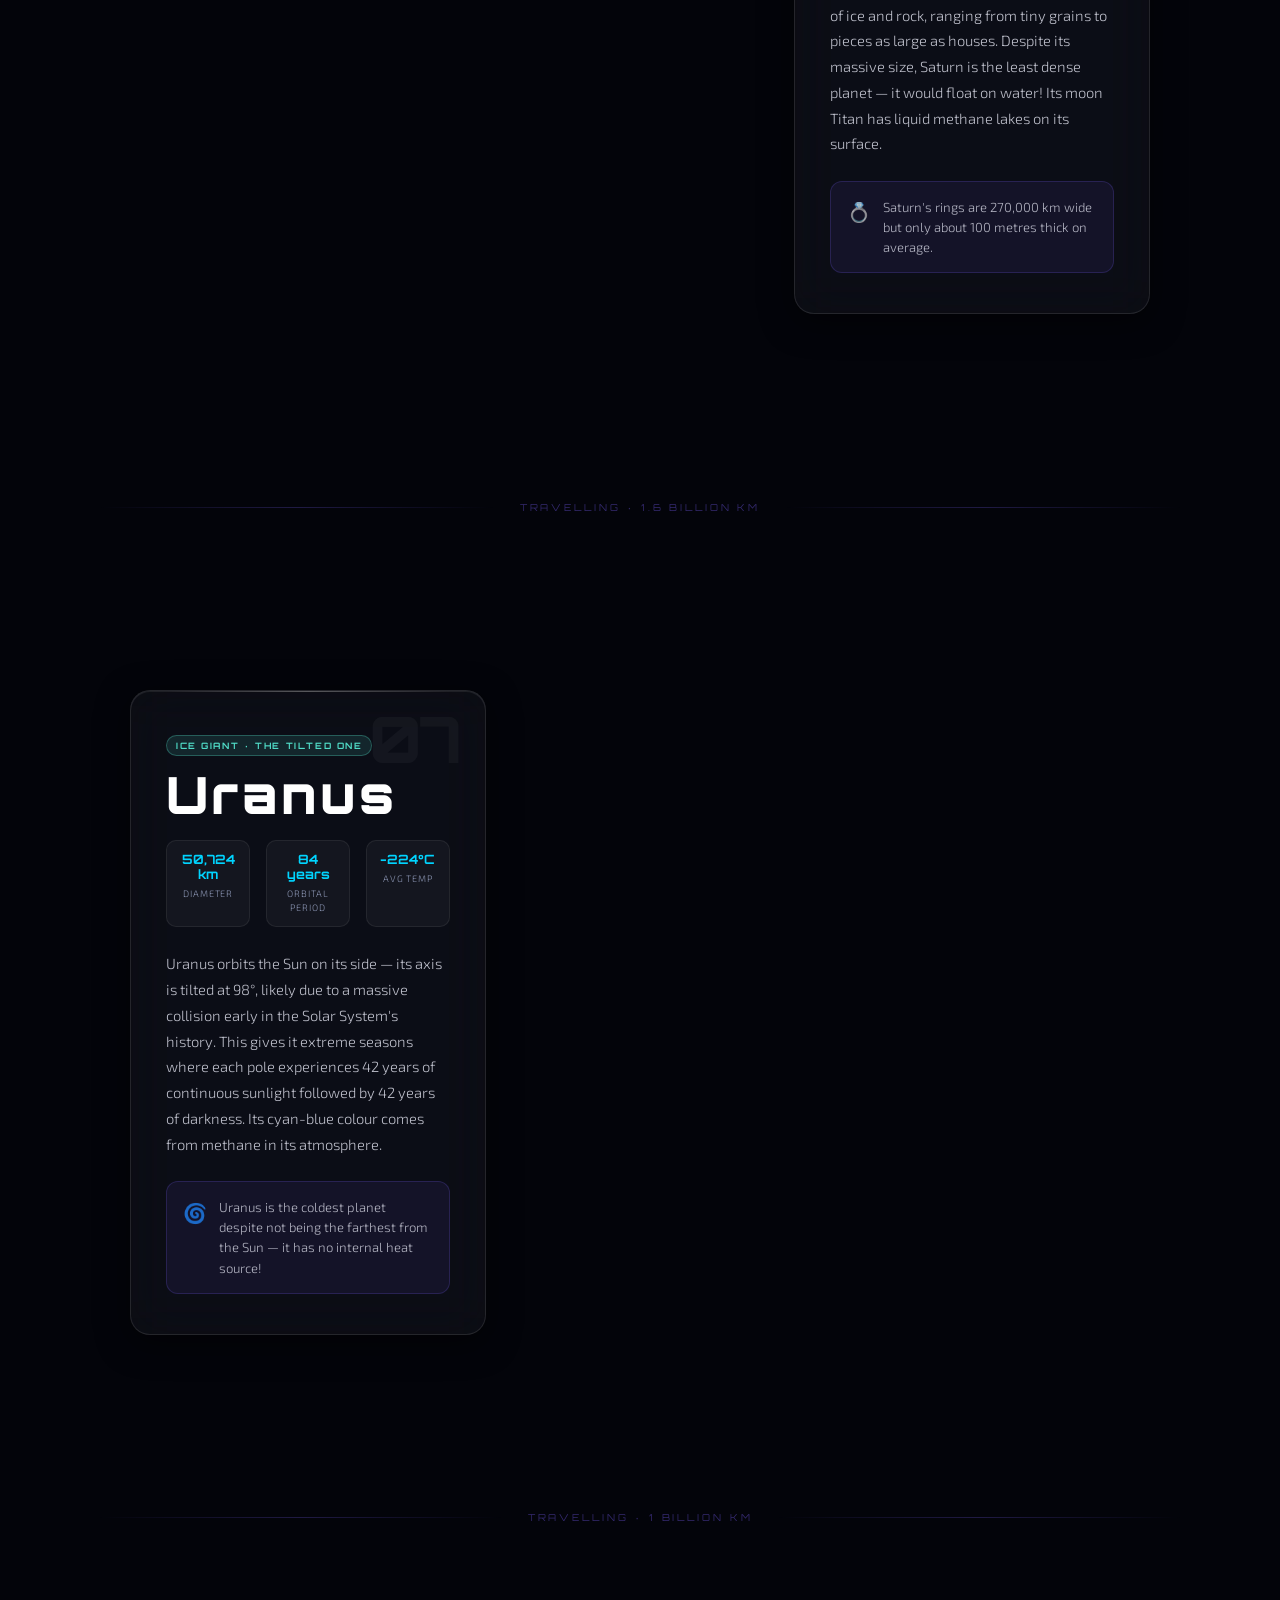
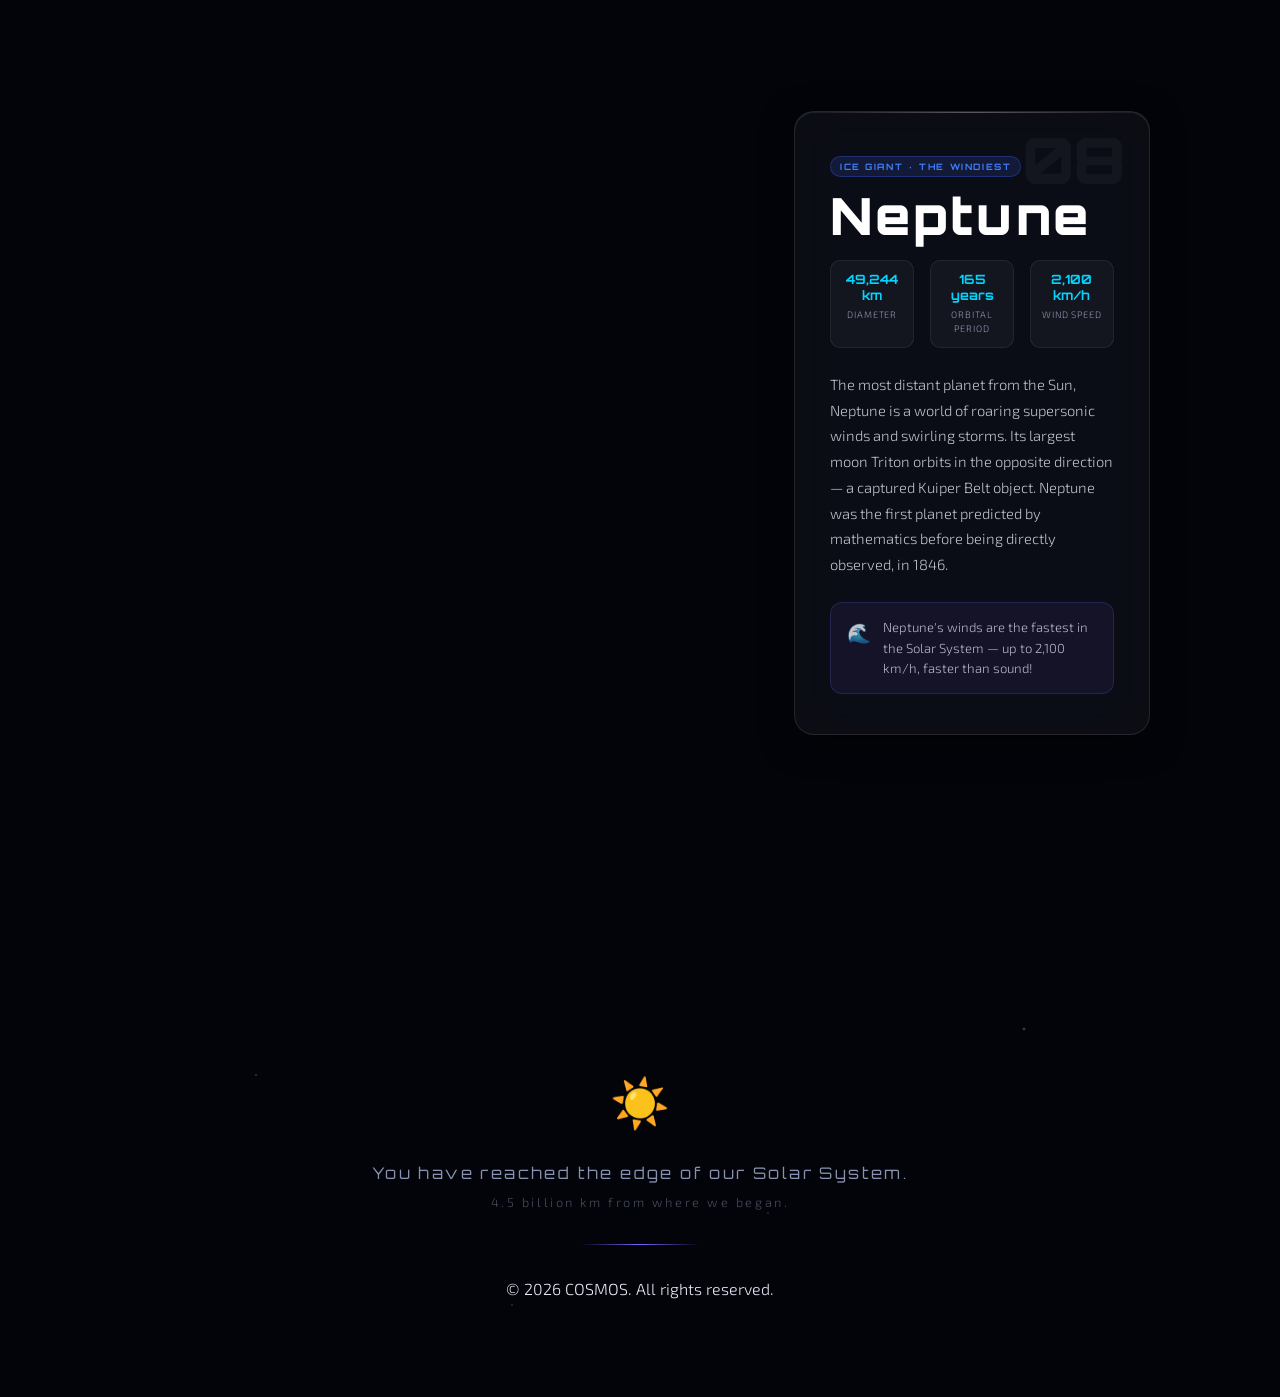
<file: planet.html>
<!DOCTYPE html>
<html lang="en">

<head>
    <meta charset="UTF-8" />
    <meta name="viewport" content="width=device-width, initial-scale=1.0" />
    <title>Solar System – A Scroll Journey Through Space</title>
    <meta name="description"
        content="An immersive scroll-animated journey through all 8 planets of our Solar System. Experience Mercury, Venus, Earth, Mars, Jupiter, Saturn, Uranus, and Neptune." />

    <!-- Bootstrap 5 CDN -->
    <link href="https://cdn.jsdelivr.net/npm/bootstrap@5.3.3/dist/css/bootstrap.min.css" rel="stylesheet"
        integrity="sha384-QWTKZyjpPEjISv5WaRU9OFeRpok6YctnYmDr5pNlyT2bRjXh0JMhjY6hW+ALEwIH" crossorigin="anonymous" />

    <!-- Google Fonts -->
    <link rel="preconnect" href="https://fonts.googleapis.com" />
    <link rel="preconnect" href="https://fonts.gstatic.com" crossorigin />
    <link
        href="https://fonts.googleapis.com/css2?family=Orbitron:wght@400;700;900&family=Exo+2:ital,wght@0,300;0,400;0,600;1,300&display=swap"
        rel="stylesheet" />

    <!--custom styles -->
    <link rel="stylesheet" href="planet.css" />
</head>

<body>
    <nav class="navbar navbar-expand-lg navbar-dark custom-navbar">
        <div class="container-fluid">
            <a href="index.html" class="navbar-brand cosmos-logo">🌌 COSMOS</a>
            <button class="navbar-toggler" type="button" data-bs-toggle="collapse" data-bs-target="#navbarNav">
                <span class="navbar-toggler-icon"></span>
            </button>
            <div class="collapse navbar-collapse" id="navbarNav">
                <ul class="navbar-nav ms-auto">
                    <li class="nav-item"><a class="nav-link" href="index.html">Home</a></li>
                    <li class="nav-item"><a class="nav-link active" href="planet.html">Planets</a></li>
                    <li class="nav-item"><a class="nav-link" href="missions.html">Missions</a></li>
                    <li class="nav-item"><a class="nav-link" href="astronauts.html">Astronauts</a></li>
                    <li class="nav-item"><a class="nav-link" href="dashboard.html">Dashboard</a></li>
                </ul>
            </div>
        </div>
    </nav>

    <!-- ============================================================
       FIXED BACKGROUND LAYER
       Contains the starfield and all 8 planet images.
       These are manipulated by JS scroll logic.
       z-index: -1 keeps them behind all content.
  ============================================================ -->
    <div id="space-bg">

        <!-- Twinkling star layers (pure CSS animation, no canvas) -->
        <div class="stars-layer" id="stars-sm"></div>
        <div class="stars-layer" id="stars-md"></div>
        <div class="stars-layer" id="stars-lg"></div>

        <!-- Nebula glow blobs for atmosphere -->
        <div class="nebula" id="nebula-1"></div>
        <div class="nebula" id="nebula-2"></div>
        <div class="nebula" id="nebula-3"></div>

        <!--
      PLANET IMAGES
      Each .planet-img starts at opacity:0, scale(0.05), centered.
      The JS will animate: opacity, scale (zoom), and translateX (slide off).
      data-index matches the planet's sequential order (0-based).
    -->
        <!--
      SIDE CLASSES:
        planet-right → planet anchored in RIGHT half  (card is on the LEFT)
        planet-left  → planet anchored in LEFT half   (card is on the RIGHT)
      Even planets (0,2,4,6): card LEFT  → planet RIGHT
      Odd  planets (1,3,5,7): card RIGHT → planet LEFT
    -->

    </div><!-- /#space-bg -->

    <!--
    PLANET LAYER — separate fixed container at z-index:10
    WHY: #space-bg has z-index:-1 which places EVERYTHING inside it
    behind the body background. By moving planet images here, they
    sit above the background but below the text cards (z-index:20).
  -->
    <div id="planet-layer">
        <img id="planet-0" class="planet-img planet-right" src="Images/mercury.png" alt="Mercury – The Smallest Planet"
            data-index="0" />
        <img id="planet-1" class="planet-img planet-left" src="Images/venus.png"
            alt="Venus – The Hottest Planet" data-index="1" />
        <img id="planet-2" class="planet-img planet-right" src="Images/earth.png" alt="Earth – Our Home Planet"
            data-index="2" />
        <img id="planet-3" class="planet-img planet-left" src="Images/mars.png" alt="Mars – The Red Planet"
            data-index="3" />
        <img id="planet-4" class="planet-img planet-right" src="Images/jupiter-final.png" alt="Jupiter – The Giant Planet"
            data-index="4" />
        <img id="planet-5" class="planet-img planet-left" src="Images/saturn.png" alt="Saturn – The Ringed Planet"
            data-index="5" />
        <img id="planet-6" class="planet-img planet-right" src="Images/uranus.png" alt="Uranus – The Tilted Ice Giant"
            data-index="6" />
        <img id="planet-7" class="planet-img planet-left" src="Images/neptune.png" alt="Neptune – The Windy Ice Giant"
            data-index="7" />
    </div><!-- /#planet-layer -->


    <!-- ============================================================
       SCROLLABLE FOREGROUND CONTENT
       Bootstrap container with 8 planet sections.
       Each section is vh-100 and has a glassmorphism card.
  ============================================================ -->

    <!-- Hero intro section (before Mercury) -->
    <section id="hero" class="vh-100 d-flex align-items-center justify-content-center text-center">
        <div>
            <p class="hero-tagline">Scroll to begin your journey</p>
            <h1 class="hero-title">Our <span class="gradient-text">Solar System</span></h1>
            <p class="hero-sub">Eight worlds. One scroll. Infinite wonder.</p>
            <div class="scroll-indicator">
                <span></span>
            </div>
        </div>
    </section>


    <!-- ── PLANET SECTIONS ── -->
    <div class="container planet-content-wrapper" id="planets-container">

        <!-- ── 1. MERCURY ── card LEFT · planet RIGHT -->
        <div class="row planet-section vh-100 align-items-center justify-content-start" id="section-mercury"
            data-planet="0">
            <div class="col-11 col-md-5 col-lg-4 ms-3 ms-md-4 ms-xl-5">
                <div class="glass-card">
                    <div class="planet-number">01</div>
                    <div class="planet-badge mercury-badge">Terrestrial · Closest to Sun</div>
                    <h2 class="planet-name">Mercury</h2>
                    <div class="planet-stats">
                        <div class="stat"><span class="stat-val">4,879 km</span><span class="stat-label">Diameter</span>
                        </div>
                        <div class="stat"><span class="stat-val">88 days</span><span class="stat-label">Orbital
                                Period</span></div>
                        <div class="stat"><span class="stat-val">430°C</span><span class="stat-label">Max Temp</span>
                        </div>
                    </div>
                    <p class="planet-desc">
                        The smallest planet in our solar system and nearest to the Sun, Mercury races
                        around our star every 88 Earth days. Despite being closest to the Sun, it is not
                        the hottest — that title belongs to Venus. Its surface is heavily cratered, scarred
                        by billions of years of cosmic bombardment.
                    </p>
                    <div class="planet-fun-fact">
                        <span class="fun-fact-icon">⚡</span>
                        <span>A day on Mercury lasts longer than its year — 59 Earth days to rotate once!</span>
                    </div>
                </div>
            </div>
        </div>

        <!-- Travel spacer -->
        <div class="travel-spacer" aria-hidden="true">
            <div class="travel-line"></div>
            <span class="travel-label">TRAVELLING · 56 MILLION KM</span>
            <div class="travel-line"></div>
        </div>

        <!-- ── 2. VENUS ── card RIGHT · planet LEFT -->
        <div class="row planet-section vh-100 align-items-center justify-content-end" id="section-venus"
            data-planet="1">
            <div class="col-11 col-md-5 col-lg-4 me-3 me-md-4 me-xl-5">
                <div class="glass-card">
                    <div class="planet-number">02</div>
                    <div class="planet-badge venus-badge">Terrestrial · Hottest Planet</div>
                    <h2 class="planet-name">Venus</h2>
                    <div class="planet-stats">
                        <div class="stat"><span class="stat-val">12,104 km</span><span
                                class="stat-label">Diameter</span></div>
                        <div class="stat"><span class="stat-val">225 days</span><span class="stat-label">Orbital
                                Period</span></div>
                        <div class="stat"><span class="stat-val">465°C</span><span class="stat-label">Avg Temp</span>
                        </div>
                    </div>
                    <p class="planet-desc">
                        Venus is Earth's twisted twin — similar in size and mass, yet utterly alien.
                        Shrouded in thick clouds of sulphuric acid, it traps heat through a runaway greenhouse
                        effect, making it the hottest planet. Its surface pressure is 90× that of Earth,
                        and it rotates backwards relative to most planets.
                    </p>
                    <div class="planet-fun-fact">
                        <span class="fun-fact-icon">🌡️</span>
                        <span>Venus can melt lead on its surface. It rains sulphuric acid from its clouds.</span>
                    </div>
                </div>
            </div>
        </div>

        <!-- Travel spacer -->
        <div class="travel-spacer" aria-hidden="true">
            <div class="travel-line"></div>
            <span class="travel-label">TRAVELLING · 41 MILLION KM</span>
            <div class="travel-line"></div>
        </div>

        <!-- ── 3. EARTH ── card LEFT · planet RIGHT -->
        <div class="row planet-section vh-100 align-items-center justify-content-start" id="section-earth"
            data-planet="2">
            <div class="col-11 col-md-5 col-lg-4 ms-3 ms-md-4 ms-xl-5">
                <div class="glass-card">
                    <div class="planet-number">03</div>
                    <div class="planet-badge earth-badge">Terrestrial · Our Home</div>
                    <h2 class="planet-name">Earth</h2>
                    <div class="planet-stats">
                        <div class="stat"><span class="stat-val">12,756 km</span><span
                                class="stat-label">Diameter</span></div>
                        <div class="stat"><span class="stat-val">365 days</span><span class="stat-label">Orbital
                                Period</span></div>
                        <div class="stat"><span class="stat-val">15°C</span><span class="stat-label">Avg Temp</span>
                        </div>
                    </div>
                    <p class="planet-desc">
                        The pale blue dot. Our home. The only known world in the universe confirmed to
                        harbour life. Earth's liquid water, protective magnetic field, and nitrogen-oxygen
                        atmosphere create the perfect cradle for 8.7 million species — and counting.
                        From space, the oceans give it a brilliant, unmistakable blue glow.
                    </p>
                    <div class="planet-fun-fact">
                        <span class="fun-fact-icon">🌍</span>
                        <span>Earth is the densest planet in the Solar System. Its core is as hot as the Sun's
                            surface.</span>
                    </div>
                </div>
            </div>
        </div>

        <!-- Travel spacer -->
        <div class="travel-spacer" aria-hidden="true">
            <div class="travel-line"></div>
            <span class="travel-label">TRAVELLING · 78 MILLION KM</span>
            <div class="travel-line"></div>
        </div>

        <!-- ── 4. MARS ── card RIGHT · planet LEFT -->
        <div class="row planet-section vh-100 align-items-center justify-content-end" id="section-mars" data-planet="3">
            <div class="col-11 col-md-5 col-lg-4 me-3 me-md-4 me-xl-5">
                <div class="glass-card">
                    <div class="planet-number">04</div>
                    <div class="planet-badge mars-badge">Terrestrial · The Red Planet</div>
                    <h2 class="planet-name">Mars</h2>
                    <div class="planet-stats">
                        <div class="stat"><span class="stat-val">6,779 km</span><span class="stat-label">Diameter</span>
                        </div>
                        <div class="stat"><span class="stat-val">687 days</span><span class="stat-label">Orbital
                                Period</span></div>
                        <div class="stat"><span class="stat-val">2</span><span class="stat-label">Moons</span></div>
                    </div>
                    <p class="planet-desc">
                        Mars has captivated humanity for centuries. Its distinctive red hue comes from iron
                        oxide (rust) covering its surface. Home to Olympus Mons — the tallest volcano in
                        the Solar System — and Valles Marineris, a canyon stretching 4,000 km. Mars is
                        humanity's best candidate for future colonisation.
                    </p>
                    <div class="planet-fun-fact">
                        <span class="fun-fact-icon">🚀</span>
                        <span>Olympus Mons is 21 km high — nearly 3× the height of Mount Everest!</span>
                    </div>
                </div>
            </div>
        </div>

        <!-- Travel spacer -->
        <div class="travel-spacer" aria-hidden="true">
            <div class="travel-line"></div>
            <span class="travel-label">TRAVELLING · 550 MILLION KM</span>
            <div class="travel-line"></div>
        </div>

        <!-- ── 5. JUPITER ── card LEFT · planet RIGHT -->
        <div class="row planet-section vh-100 align-items-center justify-content-start" id="section-jupiter"
            data-planet="4">
            <div class="col-11 col-md-5 col-lg-4 ms-3 ms-md-4 ms-xl-5">
                <div class="glass-card">
                    <div class="planet-number">05</div>
                    <div class="planet-badge jupiter-badge">Gas Giant · The Largest</div>
                    <h2 class="planet-name">Jupiter</h2>
                    <div class="planet-stats">
                        <div class="stat"><span class="stat-val">142,984 km</span><span
                                class="stat-label">Diameter</span></div>
                        <div class="stat"><span class="stat-val">12 years</span><span class="stat-label">Orbital
                                Period</span></div>
                        <div class="stat"><span class="stat-val">95 moons</span><span class="stat-label">Known
                                Moons</span></div>
                    </div>
                    <p class="planet-desc">
                        A behemoth of the Solar System — Jupiter is so large that all other planets could
                        fit inside it. Its Great Red Spot is a storm that has raged for over 350 years,
                        wider than Earth itself. Jupiter's immense gravity acts as a cosmic shield,
                        deflecting asteroids and comets away from the inner planets.
                    </p>
                    <div class="planet-fun-fact">
                        <span class="fun-fact-icon">🌀</span>
                        <span>Jupiter has the shortest day of all planets — it completes one rotation in just 10
                            hours!</span>
                    </div>
                </div>
            </div>
        </div>

        <!-- Travel spacer -->
        <div class="travel-spacer" aria-hidden="true">
            <div class="travel-line"></div>
            <span class="travel-label">TRAVELLING · 658 MILLION KM</span>
            <div class="travel-line"></div>
        </div>

        <!-- ── 6. SATURN ── card RIGHT · planet LEFT -->
        <div class="row planet-section vh-100 align-items-center justify-content-end" id="section-saturn"
            data-planet="5">
            <div class="col-11 col-md-5 col-lg-4 me-3 me-md-4 me-xl-5">
                <div class="glass-card">
                    <div class="planet-number">06</div>
                    <div class="planet-badge saturn-badge">Gas Giant · Lord of Rings</div>
                    <h2 class="planet-name">Saturn</h2>
                    <div class="planet-stats">
                        <div class="stat"><span class="stat-val">116,460 km</span><span
                                class="stat-label">Diameter</span></div>
                        <div class="stat"><span class="stat-val">29 years</span><span class="stat-label">Orbital
                                Period</span></div>
                        <div class="stat"><span class="stat-val">146 moons</span><span class="stat-label">Known
                                Moons</span></div>
                    </div>
                    <p class="planet-desc">
                        The jewel of the Solar System. Saturn's iconic rings are made of billions of chunks
                        of ice and rock, ranging from tiny grains to pieces as large as houses. Despite its
                        massive size, Saturn is the least dense planet — it would float on water! Its moon
                        Titan has liquid methane lakes on its surface.
                    </p>
                    <div class="planet-fun-fact">
                        <span class="fun-fact-icon">💍</span>
                        <span>Saturn's rings are 270,000 km wide but only about 100 metres thick on average.</span>
                    </div>
                </div>
            </div>
        </div>

        <!-- Travel spacer -->
        <div class="travel-spacer" aria-hidden="true">
            <div class="travel-line"></div>
            <span class="travel-label">TRAVELLING · 1.6 BILLION KM</span>
            <div class="travel-line"></div>
        </div>

        <!-- ── 7. URANUS ── card LEFT · planet RIGHT -->
        <div class="row planet-section vh-100 align-items-center justify-content-start" id="section-uranus"
            data-planet="6">
            <div class="col-11 col-md-5 col-lg-4 ms-3 ms-md-4 ms-xl-5">
                <div class="glass-card">
                    <div class="planet-number">07</div>
                    <div class="planet-badge uranus-badge">Ice Giant · The Tilted One</div>
                    <h2 class="planet-name">Uranus</h2>
                    <div class="planet-stats">
                        <div class="stat"><span class="stat-val">50,724 km</span><span
                                class="stat-label">Diameter</span></div>
                        <div class="stat"><span class="stat-val">84 years</span><span class="stat-label">Orbital
                                Period</span></div>
                        <div class="stat"><span class="stat-val">-224°C</span><span class="stat-label">Avg Temp</span>
                        </div>
                    </div>
                    <p class="planet-desc">
                        Uranus orbits the Sun on its side — its axis is tilted at 98°, likely due to a
                        massive collision early in the Solar System's history. This gives it extreme seasons
                        where each pole experiences 42 years of continuous sunlight followed by 42 years
                        of darkness. Its cyan-blue colour comes from methane in its atmosphere.
                    </p>
                    <div class="planet-fun-fact">
                        <span class="fun-fact-icon">🌀</span>
                        <span>Uranus is the coldest planet despite not being the farthest from the Sun — it has no
                            internal heat source!</span>
                    </div>
                </div>
            </div>
        </div>

        <!-- Travel spacer -->
        <div class="travel-spacer" aria-hidden="true">
            <div class="travel-line"></div>
            <span class="travel-label">TRAVELLING · 1 BILLION KM</span>
            <div class="travel-line"></div>
        </div>

        <!-- ── 8. NEPTUNE ── card RIGHT · planet LEFT -->
        <div class="row planet-section vh-100 align-items-center justify-content-end" id="section-neptune"
            data-planet="7">
            <div class="col-11 col-md-5 col-lg-4 me-3 me-md-4 me-xl-5">
                <div class="glass-card">
                    <div class="planet-number">08</div>
                    <div class="planet-badge neptune-badge">Ice Giant · The Windiest</div>
                    <h2 class="planet-name">Neptune</h2>
                    <div class="planet-stats">
                        <div class="stat"><span class="stat-val">49,244 km</span><span
                                class="stat-label">Diameter</span></div>
                        <div class="stat"><span class="stat-val">165 years</span><span class="stat-label">Orbital
                                Period</span></div>
                        <div class="stat"><span class="stat-val">2,100 km/h</span><span class="stat-label">Wind
                                Speed</span></div>
                    </div>
                    <p class="planet-desc">
                        The most distant planet from the Sun, Neptune is a world of roaring supersonic winds
                        and swirling storms. Its largest moon Triton orbits in the opposite direction —
                        a captured Kuiper Belt object. Neptune was the first planet predicted by mathematics
                        before being directly observed, in 1846.
                    </p>
                    <div class="planet-fun-fact">
                        <span class="fun-fact-icon">🌊</span>
                        <span>Neptune's winds are the fastest in the Solar System — up to 2,100 km/h, faster than
                            sound!</span>
                    </div>
                </div>
            </div>
        </div>

    </div><!-- /#planets-container -->


    <!-- ============================================================
       FOOTER – Credit Line
  ============================================================ -->
    <footer id="site-footer">
        <div class="footer-stars"></div>
        <div class="footer-content">
            <div class="solar-system-icon" aria-hidden="true">☀️</div>
            <p class="footer-journey">You have reached the edge of our Solar System.</p>
            <p class="footer-distance">4.5 billion km from where we began.</p>
            <div class="footer-divider"></div>
            <p class="footer-copy">© 2026 COSMOS. All rights reserved.</p>
        </div>
    </footer>


    <!-- Bootstrap 5 JS Bundle -->
    <script src="https://cdn.jsdelivr.net/npm/bootstrap@5.3.3/dist/js/bootstrap.bundle.min.js"
        integrity="sha384-YvpcrYf0tY3lHB60NNkmXc4s9bIOgUxi8T/jzmBXjQC1WdJLqG7MiEA53P2rLOGI"
        crossorigin="anonymous"></script>

    <!-- Our custom scroll animation script -->
    <script src="planet.js"></script>

</body>

</html>
</file>
<file: index.css>
/* COSMOS - Complete Redesign */
html {
    scroll-behavior: smooth;
}

:root {
    --primary: #00d4ff;
    --primary-dark: #0088ff;
    --accent: #7b61ff;
    --gold: #ffd166;
    --text-light: #e8eaf6;
    --text-muted: #8892b0;
    --bg-dark: #03040a;
    --glass-bg: rgba(255, 255, 255, 0.04);
    --glass-border: rgba(255, 255, 255, 0.09);
    --font-display: 'Orbitron', monospace;
    --font-body: 'Exo 2', sans-serif;
}

* {
    margin: 0;
    padding: 0;
    box-sizing: border-box;
}

.cosmos-body {
    background: var(--bg-dark);
    color: var(--text-light);
    font-family: var(--font-body);
    overflow-x: hidden;
}

/* ============ BACKGROUND & STARS ============ */
#space-bg {
    position: fixed;
    inset: 0;
    z-index: -1;
    overflow: hidden;
    background: #000;
}

#space-bg::before {
    content: '';
    position: absolute;
    inset: 0;
    background-image:
        radial-gradient(ellipse 100% 55% at 50% 0%, rgba(2, 4, 20, 0.88) 0%, transparent 100%),
        radial-gradient(ellipse 100% 55% at 50% 100%, rgba(0, 0, 8, 0.92) 0%, transparent 100%),
        radial-gradient(ellipse 75% 75% at 50% 50%, rgba(4, 6, 24, 0.50) 0%, transparent 100%),
        url('Images/galaxy.jpg');
    background-size: cover;
    background-position: center;
    background-repeat: no-repeat;
    filter: brightness(0.42) saturate(1.6) hue-rotate(195deg);
    z-index: 0;
}

.stars-layer {
    position: absolute;
    inset: -50%;
    animation: twinkle-drift 120s linear infinite;
    z-index: 1;
    pointer-events: none;
    will-change: transform;
}

#stars-sm {
    width: 1px;
    height: 1px;
    box-shadow: 34px 80px #fff, 150px 200px #fff, 600px 40px #dde, 820px 130px #fff, 1200px 350px #ccd;
    animation-duration: 160s;
}

#stars-md {
    width: 2px;
    height: 2px;
    box-shadow: 160px 350px #aac, 700px 100px #88f, 1300px 450px #aac, 400px 600px #99e;
    animation-duration: 220s;
    animation-direction: reverse;
}

#stars-lg {
    width: 3px;
    height: 3px;
    box-shadow: 500px 300px rgba(170, 200, 255, 0.9), 1200px 600px rgba(200, 180, 255, 0.8);
    animation-duration: 300s;
}

@keyframes twinkle-drift {
    from { transform: rotate(0deg); }
    to { transform: rotate(360deg); }
}

.nebula {
    position: absolute;
    border-radius: 50%;
    filter: blur(70px);
    pointer-events: none;
    animation: nebula-pulse 16s ease-in-out infinite;
}

#nebula-1 {
    width: 500px;
    height: 350px;
    top: 10%;
    left: -10%;
    background: radial-gradient(ellipse, rgba(123, 97, 255, 0.15) 0%, transparent 70%);
}

#nebula-2 {
    width: 600px;
    height: 420px;
    top: 40%;
    right: -15%;
    background: radial-gradient(ellipse, rgba(0, 212, 255, 0.1) 0%, transparent 70%);
    animation-delay: 5s;
}

#nebula-3 {
    width: 450px;
    height: 450px;
    bottom: 5%;
    left: 30%;
    background: radial-gradient(ellipse, rgba(255, 100, 80, 0.1) 0%, transparent 70%);
    animation-delay: 10s;
}

@keyframes nebula-pulse {
    0%, 100% { opacity: 0.5; }
    50% { opacity: 0.9; }
}

/* ============ NAVIGATION ============ */
.custom-navbar,
.cosmos-navbar {
    position: fixed;
    top: 0;
    left: 0;
    right: 0;
    z-index: 1000;
    background: rgba(3, 4, 10, 0.88) !important;
    backdrop-filter: blur(8px);
    -webkit-backdrop-filter: blur(8px);
    border-bottom: 1px solid rgba(255, 255, 255, 0.06);
    padding: 0.9rem 1.5rem !important;
}

.cosmos-logo {
    font-family: var(--font-display);
    font-size: 1.1rem;
    font-weight: 900;
    letter-spacing: 0.15em;
    color: #fff !important;
    text-decoration: none;
}

.custom-navbar .nav-link,
.cosmos-navbar .nav-link,
.navbar-nav .nav-link {
    font-family: var(--font-display);
    font-size: 0.65rem;
    letter-spacing: 0.2em;
    text-transform: uppercase;
    color: var(--text-muted) !important;
    padding: 0.4rem 1rem !important;
    transition: color 0.2s;
}

.custom-navbar .nav-link:hover,
.custom-navbar .nav-link.active,
.cosmos-navbar .nav-link:hover,
.cosmos-navbar .nav-link.active,
.navbar-nav .nav-link:hover,
.navbar-nav .nav-link.active {
    color: var(--primary) !important;
}

.custom-navbar .nav-link:hover::after,
.cosmos-navbar .nav-link:hover::after,
.navbar-nav .nav-link:hover::after {
    width: 100%;
}

.btn-outline-light {
    font-family: var(--font-display);
    font-size: 0.6rem;
    letter-spacing: 0.2em;
    text-transform: uppercase;
    border-radius: 50px;
    padding: 0.4rem 1.4rem;
    border-color: rgba(255, 255, 255, 0.2);
    color: rgba(255, 255, 255, 0.7);
    transition: all 0.25s;
}

.btn-outline-light:hover {
    background: var(--accent);
    border-color: var(--accent);
    color: #fff;
}

/* ============ HERO BANNER ============ */
.hero-banner {
    position: relative;
    height: 100vh;
    display: flex;
    flex-direction: column;
    justify-content: center;
    align-items: center;
    margin-top: 60px;
    overflow: hidden;
}

.hero-overlay {
    position: absolute;
    inset: 0;
    background: linear-gradient(180deg, rgba(0, 212, 255, 0.1) 0%, rgba(3, 4, 10, 0.95) 100%);
    z-index: 2;
}

.hero-content {
    position: relative;
    z-index: 3;
    text-align: center;
    animation: fadeInUp 1.2s ease-out;
}

@keyframes fadeInUp {
    from {
        opacity: 0;
        transform: translateY(50px);
    }
    to {
        opacity: 1;
        transform: translateY(0);
    }
}

.hero-tag {
    font-family: var(--font-display);
    font-size: 0.9rem;
    letter-spacing: 0.2em;
    color: var(--primary);
    text-transform: uppercase;
    margin-bottom: 10px;
    animation: fadeInUp 1s ease-out 0.2s backwards;
}

.hero-main-title {
    font-family: var(--font-display);
    font-size: clamp(3rem, 8vw, 6rem);
    font-weight: 900;
    color: #fff;
    margin: 20px 0;
    text-shadow: 0 0 30px rgba(0, 212, 255, 0.4), 0 0 60px rgba(0, 212, 255, 0.2);
    animation: fadeInUp 1s ease-out 0.4s backwards;
    line-height: 1.2;
}

.hero-tagline {
    font-size: 1.2rem;
    color: var(--text-muted);
    max-width: 600px;
    margin: 20px auto 40px;
    line-height: 1.6;
    animation: fadeInUp 1s ease-out 0.6s backwards;
}

.hero-actions {
    display: flex;
    gap: 20px;
    justify-content: center;
    flex-wrap: wrap;
    animation: fadeInUp 1s ease-out 0.8s backwards;
}

.btn-primary-cosmic {
    background: linear-gradient(135deg, var(--primary), var(--primary-dark));
    color: white;
    border: none;
    padding: 15px 40px;
    border-radius: 50px;
    font-weight: 700;
    letter-spacing: 0.1em;
    cursor: pointer;
    transition: all 0.3s;
    box-shadow: 0 0 20px rgba(0, 212, 255, 0.4);
}

.btn-primary-cosmic:hover {
    background: linear-gradient(135deg, var(--gold), var(--primary));
    transform: scale(1.05);
    box-shadow: 0 0 40px rgba(0, 212, 255, 0.8);
}

.btn-secondary-cosmic {
    background: transparent;
    border: 2px solid var(--primary);
    color: var(--primary);
    padding: 13px 38px;
    border-radius: 50px;
    font-weight: 700;
    letter-spacing: 0.1em;
    cursor: pointer;
    transition: all 0.3s;
}

.btn-secondary-cosmic:hover {
    background: rgba(0, 212, 255, 0.1);
    color: var(--gold);
    border-color: var(--gold);
}

.scroll-indicator {
    position: absolute;
    bottom: 30px;
    left: 50%;
    transform: translateX(-50%);
    z-index: 3;
    text-align: center;
    animation: bounce 2s ease-in-out infinite;
}

.scroll-indicator span {
    display: block;
    font-size: 0.9rem;
    color: var(--text-muted);
    margin-bottom: 10px;
}

.mouse-wheel {
    width: 24px;
    height: 40px;
    border: 2px solid var(--primary);
    border-radius: 12px;
    margin: 0 auto;
    position: relative;
}

.mouse-wheel::after {
    content: '';
    position: absolute;
    top: 8px;
    left: 50%;
    width: 2px;
    height: 8px;
    background: var(--primary);
    border-radius: 1px;
    transform: translateX(-50%);
    animation: scroll-wheel 1.5s ease-in-out infinite;
}

@keyframes scroll-wheel {
    0% { opacity: 1; transform: translateX(-50%) translateY(0); }
    100% { opacity: 0; transform: translateX(-50%) translateY(16px); }
}

@keyframes bounce {
    0%, 100% { transform: translateX(-50%) translateY(0); }
    50% { transform: translateX(-50%) translateY(10px); }
}

/* ============ STATS SECTION ============ */
.stats-section {
    position: relative;
    z-index: 3;
    padding: 80px 6%;
    background: linear-gradient(135deg, rgba(0, 212, 255, 0.08) 0%, rgba(123, 97, 255, 0.05) 100%);
    border-top: 1px solid rgba(0, 212, 255, 0.2);
}

.stats-grid {
    display: grid;
    grid-template-columns: repeat(auto-fit, minmax(180px, 1fr));
    gap: 40px;
    max-width: 1000px;
    margin: 0 auto;
}

.stat-item {
    text-align: center;
    transition: all 0.3s;
}

.stat-item:hover {
    transform: translateY(-10px);
}

.stat-icon {
    font-size: 3rem;
    margin-bottom: 15px;
    display: inline-block;
    animation: float 3s ease-in-out infinite;
}

.stat-number {
    font-family: var(--font-display);
    font-size: 3rem;
    font-weight: 900;
    color: var(--primary);
    text-shadow: 0 0 20px rgba(0, 212, 255, 0.5);
    margin: 10px 0;
}

.stat-label {
    font-size: 0.9rem;
    color: var(--text-muted);
    text-transform: uppercase;
    letter-spacing: 0.1em;
}

@keyframes float {
    0%, 100% { transform: translateY(0); }
    50% { transform: translateY(-15px); }
}

/* ============ ABOUT SECTION ============ */
.about-section {
    position: relative;
    z-index: 3;
    padding: 100px 6%;
    background: linear-gradient(135deg, rgba(10, 20, 40, 0.8) 0%, rgba(3, 4, 10, 0.9) 100%);
}

.about-header {
    text-align: center;
    margin-bottom: 60px;
}

.about-header h2 {
    font-family: var(--font-display);
    font-size: 3rem;
    font-weight: 900;
    color: var(--primary);
    margin-bottom: 10px;
    text-shadow: 0 0 20px rgba(0, 212, 255, 0.4);
}

.section-description {
    font-size: 1.1rem;
    color: var(--text-muted);
}

.about-grid {
    display: grid;
    grid-template-columns: repeat(auto-fit, minmax(250px, 1fr));
    gap: 30px;
    max-width: 1200px;
    margin: 0 auto;
}

.about-card {
    background: var(--glass-bg);
    border: 1px solid var(--glass-border);
    border-radius: 12px;
    padding: 40px 30px;
    text-align: center;
    transition: all 0.3s;
    backdrop-filter: blur(10px);
    -webkit-backdrop-filter: blur(10px);
}

.about-card:hover {
    border-color: var(--primary);
    background: rgba(0, 212, 255, 0.08);
    transform: translateY(-10px);
    box-shadow: 0 10px 30px rgba(0, 212, 255, 0.3);
}

.about-icon {
    font-size: 3rem;
    margin-bottom: 20px;
}

.about-card h3 {
    font-size: 1.3rem;
    color: #fff;
    margin-bottom: 15px;
    font-weight: 700;
}

.about-card p {
    font-size: 0.95rem;
    color: var(--text-muted);
    line-height: 1.6;
}

/* ============ EVENTS SECTION ============ */
.events-section {
    position: relative;
    z-index: 3;
    padding: 100px 6%;
    background: linear-gradient(135deg, rgba(0, 212, 255, 0.08) 0%, rgba(123, 97, 255, 0.05) 100%);
    border-top: 1px solid rgba(0, 212, 255, 0.2);
}

.section-header {
    text-align: center;
    margin-bottom: 80px;
}

.section-header h2 {
    font-family: var(--font-display);
    font-size: 3rem;
    font-weight: 900;
    color: var(--primary);
    margin-bottom: 10px;
    text-shadow: 0 0 20px rgba(0, 212, 255, 0.4);
}

.section-header p {
    font-size: 1.1rem;
    color: var(--text-muted);
}

.timeline {
    max-width: 900px;
    margin: 0 auto;
    position: relative;
    /* add left padding so content sits to the right of the vertical line */
    padding: 20px 0 20px 120px;
}

.timeline::before {
    content: '';
    position: absolute;
    /* move the vertical line to the left side */
    left: 60px;
    width: 2px;
    height: 100%;
    background: linear-gradient(180deg, var(--primary), transparent);
}

.timeline-item {
    margin-bottom: 50px;
    position: relative;
    display: flex;
    gap: 40px;
    animation: fadeInUp 0.8s ease-out both;
}

.timeline-item:nth-child(1) { animation-delay: 0.1s; }
.timeline-item:nth-child(2) { animation-delay: 0.2s; }
.timeline-item:nth-child(3) { animation-delay: 0.3s; }
.timeline-item:nth-child(4) { animation-delay: 0.4s; }

.timeline-item:nth-child(odd) {
    /* keep all items aligned to the right of the line */
    flex-direction: row;
}

.timeline-dot {
    position: absolute;
    width: 20px;
    height: 20px;
    background: var(--primary);
    border: 4px solid var(--bg-dark);
    border-radius: 50%;
    top: 20px;
    /* position dot on the left line */
    left: 60px;
    display: none;
    transform: translateX(-50%);
    box-shadow: 0 0 20px rgba(0, 212, 255, 0.6);
    z-index: 2;
}

.timeline-content {
    flex: 1;
    background: var(--glass-bg);
    border: 1px solid var(--glass-border);
    border-radius: 8px;
    padding: 30px;
    backdrop-filter: blur(10px);
    -webkit-backdrop-filter: blur(10px);
    transition: all 0.3s;
}

.timeline-content:hover {
    border-color: var(--primary);
    background: rgba(0, 212, 255, 0.05);
}

.timeline-date {
    color: var(--primary);
    font-weight: 700;
    margin-bottom: 8px;
    font-family: var(--font-display);
}

.timeline-content h4 {
    color: #fff;
    font-size: 1.2rem;
    margin-bottom: 10px;
}

.timeline-content p {
    color: var(--text-muted);
    line-height: 1.6;
}

/* ============ FEATURES SECTION ============ */
.features-section {
    position: relative;
    z-index: 3;
    padding: 100px 6%;
    background: linear-gradient(135deg, rgba(10, 20, 40, 0.8) 0%, rgba(3, 4, 10, 0.9) 100%);
    border-top: 1px solid rgba(0, 212, 255, 0.2);
}

.features-grid {
    display: grid;
    grid-template-columns: repeat(auto-fit, minmax(280px, 1fr));
    gap: 35px;
    max-width: 1300px;
    margin: 0 auto;
}

.feature-box {
    background: var(--glass-bg);
    border: 2px solid var(--glass-border);
    border-radius: 12px;
    padding: 50px 30px;
    text-align: center;
    transition: all 0.4s;
    backdrop-filter: blur(10px);
    -webkit-backdrop-filter: blur(10px);
    position: relative;
    overflow: hidden;
}

.feature-box::before {
    content: '';
    position: absolute;
    top: 0;
    left: -100%;
    width: 100%;
    height: 100%;
    background: linear-gradient(90deg, transparent, rgba(0, 212, 255, 0.2), transparent);
    transition: left 0.5s;
    pointer-events: none;
}

.feature-box:hover::before {
    left: 100%;
}

.feature-box:hover {
    border-color: var(--primary);
    background: rgba(0, 212, 255, 0.1);
    transform: translateY(-20px);
    box-shadow: 0 20px 50px rgba(0, 212, 255, 0.3), inset 0 0 20px rgba(0, 212, 255, 0.1);
}

.feature-icon {
    font-size: 2.5rem;
    margin-bottom: 20px;
    display: inline-block;
    animation: float 3s ease-in-out infinite;
}

.feature-icon.large {
    font-size: 4rem;
}

.feature-box h3 {
    font-size: 1.5rem;
    color: #fff;
    margin-bottom: 15px;
    font-weight: 700;
}

.feature-box p {
    color: var(--text-muted);
    line-height: 1.6;
    margin-bottom: 25px;
}

.feature-link {
    display: inline-block;
    color: var(--primary);
    font-weight: 700;
    transition: all 0.3s;
    font-size: 0.95rem;
}

.feature-box:hover .feature-link {
    color: var(--gold);
    transform: translateX(10px);
}

/* ============ CTA FINAL ============ */
.cta-final {
    position: relative;
    z-index: 3;
    padding: 80px 6%;
    background: linear-gradient(135deg, rgba(0, 212, 255, 0.15) 0%, rgba(123, 97, 255, 0.1) 100%);
    border-top: 2px solid rgba(0, 212, 255, 0.3);
    text-align: center;
}

.cta-content h2 {
    font-family: var(--font-display);
    font-size: 2.5rem;
    font-weight: 900;
    color: var(--primary);
    margin-bottom: 15px;
    text-shadow: 0 0 20px rgba(0, 212, 255, 0.4);
}

.cta-content p {
    font-size: 1.1rem;
    color: var(--text-muted);
    margin-bottom: 30px;
}

.btn-lg {
    padding: 18px 50px !important;
    font-size: 1.1rem !important;
}

/* ============ RESPONSIVE DESIGN ============ */
@media (max-width: 768px) {
    .timeline::before {
        left: 0;
    }

    .timeline-item {
        flex-direction: column !important;
        margin-left: 30px;
    }

    .timeline-dot {
        left: -16px;
    }

    .stats-grid {
        grid-template-columns: repeat(2, 1fr);
        gap: 20px;
    }

    .hero-main-title {
        font-size: 2.5rem;
    }

    .section-header h2,
    .about-header h2 {
        font-size: 2rem;
    }

    .features-section,
    .events-section,
    .about-section {
        padding: 60px 4%;
    }

    .stats-section {
        padding: 60px 4%;
    }
}

@media (max-width: 480px) {
    .cosmos-navbar {
        padding: 0.75rem 1rem !important;
    }

    .cosmos-logo {
        font-size: 1rem;
    }

    .hero-main-title {
        font-size: 2rem;
    }

    .hero-actions {
        flex-direction: column;
    }

    .btn-primary-cosmic,
    .btn-secondary-cosmic {
        width: 100%;
    }

    .stats-grid {
        grid-template-columns: 1fr;
    }
}
</file>
<file: astronauts.css>
/* ================================================================
   astronauts.css — Astronauts Page
   Same dark galaxy background as missions.css
   ================================================================ */

/* ── DESIGN TOKENS ─────────────────────────────────────────────── */
:root {
  --clr-space:        #03040a;
  --clr-accent:       #7b61ff;
  --clr-accent-2:     #00d4ff;
  --clr-gold:         #ffd166;
  --clr-text:         #e8eaf6;
  --clr-text-muted:   #8892b0;
  --clr-glass-bg:     rgba(255, 255, 255, 0.04);
  --clr-glass-border: rgba(255, 255, 255, 0.09);
  --font-display: 'Orbitron', monospace;
  --font-body:    'Exo 2', sans-serif;
}

/* ── RESET ──────────────────────────────────────────────────────── */
*, *::before, *::after { box-sizing: border-box; margin: 0; padding: 0; }
html { scroll-behavior: smooth; }
body {
  background-color: var(--clr-space);
  color: var(--clr-text);
  font-family: var(--font-body);
  font-weight: 300;
  overflow-x: hidden;
}

/* ── FIXED SPACE BACKGROUND ─────────────────────────────────────── */
#space-bg {
  position: fixed;
  inset: 0;
  z-index: -1;
  overflow: hidden;
  background: #000;
}
#space-bg::before {
  content: '';
  position: absolute;
  inset: 0;
  background-image:
    radial-gradient(ellipse 100% 55% at 50% 0%,   rgba(2,4,20,0.88)  0%, transparent 100%),
    radial-gradient(ellipse 100% 55% at 50% 100%, rgba(0,0,8,0.92)   0%, transparent 100%),
    radial-gradient(ellipse 75%  75% at 50% 50%,  rgba(4,6,24,0.50)  0%, transparent 100%),
    url('Images/galaxy.jpg');
  background-size: cover;
  background-position: center;
  filter: brightness(0.42) saturate(1.6) hue-rotate(195deg);
  pointer-events: none;
}

/* ── STAR LAYERS ────────────────────────────────────────────────── */
.stars-layer {
  position: absolute;
  inset: -50%;
  border-radius: 50%;
  animation: twinkle-drift 120s linear infinite;
  z-index: 1;
  pointer-events: none;
  will-change: transform;
  transform: translateZ(0);
}
#stars-sm {
  width: 1px; height: 1px;
  box-shadow:
    34px 80px #fff, 150px 200px #fff, 600px 40px #dde,
    820px 130px #fff, 1200px 350px #ccd, 400px 700px #fff,
    900px 600px #eee, 200px 500px #fff, 1500px 200px #dde,
    700px 900px #fff, 1100px 750px #cce, 300px 300px #fff,
    1400px 500px #fff, 50px 600px #dde, 1800px 100px #fff,
    500px 150px #fff, 850px 450px #ccd, 250px 800px #fff;
  animation-duration: 160s;
}
#stars-md {
  width: 2px; height: 2px;
  box-shadow:
    160px 350px #aac, 700px 100px #88f, 1300px 450px #aac,
    400px 600px #99e, 900px 800px #88f, 200px 750px #aac,
    1100px 200px #99e, 550px 500px #88f, 1600px 350px #aac;
  animation-duration: 220s;
  animation-direction: reverse;
}
#stars-lg {
  width: 3px; height: 3px;
  box-shadow:
    500px 300px rgba(170,200,255,0.9), 1200px 600px rgba(200,180,255,0.8),
    300px 700px rgba(170,200,255,0.7), 900px 150px rgba(255,220,180,0.8),
    1500px 450px rgba(170,200,255,0.9);
  animation-duration: 300s;
}
@keyframes twinkle-drift {
  from { transform: rotate(0deg)   translateZ(0); }
  to   { transform: rotate(360deg) translateZ(0); }
}

/* ── NEBULA ─────────────────────────────────────────────────────── */
.nebula {
  position: absolute;
  border-radius: 50%;
  filter: blur(70px);
  pointer-events: none;
  animation: nebula-pulse 16s ease-in-out infinite;
  z-index: 1;
  will-change: opacity;
}
#nebula-1 { width:500px; height:350px; top:10%; left:-10%;
  background: radial-gradient(ellipse, rgba(123,97,255,0.10) 0%, transparent 70%); }
#nebula-2 { width:600px; height:420px; top:40%; right:-15%;
  background: radial-gradient(ellipse, rgba(0,212,255,0.07) 0%, transparent 70%); animation-delay:5s; }
#nebula-3 { width:450px; height:450px; bottom:5%; left:30%;
  background: radial-gradient(ellipse, rgba(255,100,80,0.06) 0%, transparent 70%); animation-delay:10s; }
@keyframes nebula-pulse {
  0%,100% { opacity:0.5; }
  50%      { opacity:0.9; }
}

/* ── NAVBAR ───────────────────────────────────────────────────────── */
.custom-navbar {
  position: fixed;
  top: 0; left: 0; right: 0;
  z-index: 100;
  padding: 0.9rem 1.5rem;
  background: rgba(3, 4, 10, 0.88);
  backdrop-filter: blur(8px);
  -webkit-backdrop-filter: blur(8px);
  border-bottom: 1px solid rgba(255,255,255,0.06);
}
.cosmos-logo {
  font-family: var(--font-display);
  font-size: 1.1rem;
  font-weight: 900;
  letter-spacing: 0.15em;
  color: #fff !important;
  text-decoration: none;
}
.navbar-nav .nav-link {
  font-family: var(--font-display);
  font-size: 0.65rem;
  letter-spacing: 0.2em;
  text-transform: uppercase;
  color: var(--clr-text-muted) !important;
  padding: 0.4rem 1rem !important;
  transition: color 0.2s;
}
.navbar-nav .nav-link:hover,
.navbar-nav .nav-link.active { color: var(--clr-accent-2) !important; }
.btn-outline-light {
  font-family: var(--font-display);
  font-size: 0.6rem;
  letter-spacing: 0.2em;
  text-transform: uppercase;
  border-radius: 50px;
  padding: 0.4rem 1.4rem;
  border-color: rgba(255,255,255,0.2);
  color: rgba(255,255,255,0.7);
  transition: all 0.25s;
}
.btn-outline-light:hover {
  background: var(--clr-accent);
  border-color: var(--clr-accent);
  color: #fff;
}

/* ── HERO ───────────────────────────────────────────────────────── */
#hero {
  min-height: 100vh;
  display: flex;
  flex-direction: column;
  align-items: center;
  justify-content: center;
  text-align: center;
  position: relative;
  z-index: 20;
  padding: 100px 1rem 3rem;
}
.hero-tagline {
  font-family: var(--font-display);
  font-size: 0.7rem;
  letter-spacing: 0.4em;
  text-transform: uppercase;
  color: var(--clr-accent-2);
  margin-bottom: 1.5rem;
  animation: fade-up 1.2s ease both;
}
.hero-title {
  font-family: var(--font-display);
  font-size: clamp(2.8rem, 8vw, 6rem);
  font-weight: 900;
  line-height: 1.05;
  letter-spacing: 0.05em;
  color: #fff;
  animation: fade-up 1.2s ease 0.2s both;
}
.gradient-text {
  background: linear-gradient(135deg, var(--clr-accent) 0%, var(--clr-accent-2) 50%, var(--clr-gold) 100%);
  -webkit-background-clip: text;
  background-clip: text;
  -webkit-text-fill-color: transparent;
}
.hero-sub {
  font-size: 1.1rem;
  color: var(--clr-text-muted);
  margin-top: 1rem;
  letter-spacing: 0.05em;
  animation: fade-up 1.2s ease 0.4s both;
}
@keyframes fade-up {
  from { opacity:0; transform:translateY(30px); }
  to   { opacity:1; transform:translateY(0); }
}
.scroll-indicator { margin-top: 3rem; animation: fade-up 1.2s ease 0.7s both; }
.scroll-indicator span {
  display: block;
  width: 2px; height: 60px;
  background: linear-gradient(to bottom, var(--clr-accent-2), transparent);
  margin: 0 auto;
  animation: scroll-bounce 1.8s ease-in-out infinite;
}
@keyframes scroll-bounce {
  0%,100% { transform:scaleY(1); opacity:1; }
  50%      { transform:scaleY(0.4); opacity:0.4; }
}

/* ── MAIN / GRID ────────────────────────────────────────────────── */
#astronauts-main {
  position: relative;
  z-index: 20;
  padding: 0 0 6rem;
}
.card-container {
  display: grid;
  grid-template-columns: 1fr;
  gap: 2.5rem;
  padding: 1rem 0 2rem;
  max-width: 780px;
  margin: 0 auto;
}

/* ── ASTRONAUT CARD ─────────────────────────────────────────────── */
.astro-card {
  background: rgba(10, 12, 28, 0.92);
  border: 1px solid rgba(255, 255, 255, 0.08);
  border-radius: 20px;
  overflow: hidden;
  box-shadow: 0 8px 32px rgba(0,0,0,0.5),
              inset 0 1px 0 rgba(255,255,255,0.06);
  transition: transform 0.28s ease, box-shadow 0.28s ease, border-color 0.28s ease;
  display: flex;
  flex-direction: column;
  cursor: pointer;
}
.astro-card:hover {
  transform: translateY(-5px);
  box-shadow: 0 20px 56px rgba(0,0,0,0.62),
              inset 0 1px 0 rgba(255,255,255,0.10);
  border-color: rgba(123,97,255,0.35);
}
.astro-card:focus { outline: 2px solid rgba(123,97,255,0.6); outline-offset: 3px; }

/* Card image area */
.card-img-wrap {
  position: relative;
  height: 420px;
  overflow: hidden;
  flex-shrink: 0;
}
.card-img-wrap img {
  width: 100%;
  height: 100%;
  object-fit: cover;
  object-position: center 15%;
  display: block;
  transition: transform 0.5s ease;
}
.astro-card:hover .card-img-wrap img {
  transform: scale(1.05);
}

/* Visual panel for cards without photos */
.card-visual {
  width: 100%; height: 100%;
  display: flex; align-items: center; justify-content: center;
  position: relative;
}
.satish-visual {
  background: radial-gradient(ellipse at center, #0a1a3a 0%, #03040a 100%);
}
.visual-icon {
  font-size: 6rem;
  line-height: 1;
  z-index: 2;
  animation: icon-float 6s ease-in-out infinite;
  filter: drop-shadow(0 0 20px rgba(123,97,255,0.4));
}
@keyframes icon-float {
  0%,100% { transform: translateY(0)    translateZ(0); }
  50%      { transform: translateY(-10px) translateZ(0); }
}

/* Gradient overlay fading photo into card body */
.card-img-overlay {
  position: absolute;
  inset: 0;
  background: linear-gradient(
    to bottom,
    rgba(3,4,10,0.0)  30%,
    rgba(3,4,10,0.5)  65%,
    rgba(3,4,10,0.92) 100%
  );
}

/* Ghost number */
.card-num {
  position: absolute;
  top: 0.9rem; right: 1rem;
  font-family: var(--font-display);
  font-size: 3.5rem;
  font-weight: 900;
  color: rgba(255,255,255,0.06);
  line-height: 1;
  user-select: none;
  z-index: 3;
}

/* Badge */
.astro-badge {
  position: absolute;
  bottom: 1rem; left: 1rem;
  display: inline-block;
  font-family: var(--font-display);
  font-size: 0.52rem;
  font-weight: 700;
  letter-spacing: 0.18em;
  text-transform: uppercase;
  padding: 0.35em 1em;
  border-radius: 50px;
  z-index: 4;
}
.isro-badge { background:rgba(80,200,120,0.15);  color:#50c878; border:1px solid rgba(80,200,120,0.35); }
.nasa-badge  { background:rgba(60,200,255,0.15);  color:#3cc8ff; border:1px solid rgba(60,200,255,0.35); }

/* Card body */
.card-body-inner {
  padding: 1.6rem 1.8rem 1.8rem;
  display: flex;
  flex-direction: column;
  flex: 1;
}
.astro-name {
  font-family: var(--font-display);
  font-size: clamp(1.3rem, 2.5vw, 1.9rem);
  font-weight: 900;
  letter-spacing: 0.06em;
  color: #fff;
  margin-bottom: 1rem;
  line-height: 1;
}

/* Stats row */
.astro-stats {
  display: flex;
  gap: 0.6rem;
  margin-bottom: 1.1rem;
}
.stat {
  flex: 1;
  display: flex;
  flex-direction: column;
  background: rgba(255,255,255,0.04);
  border: 1px solid rgba(255,255,255,0.07);
  border-radius: 10px;
  padding: 0.6rem 0.5rem;
  text-align: center;
}
.stat-val {
  font-family: var(--font-display);
  font-size: 0.68rem;
  font-weight: 700;
  color: var(--clr-accent-2);
  line-height: 1.2;
  margin-bottom: 0.25rem;
}
.stat-label {
  font-size: 0.52rem;
  letter-spacing: 0.1em;
  text-transform: uppercase;
  color: var(--clr-text-muted);
}

/* Description */
.astro-desc {
  font-size: 0.88rem;
  line-height: 1.75;
  color: rgba(232,234,246,0.75);
  margin-bottom: 1.1rem;
  flex: 1;
}

/* Footer row */
.card-footer-row {
  display: flex;
  align-items: flex-start;
  gap: 0.8rem;
  flex-wrap: wrap;
}
.astro-fun-fact {
  display: flex;
  align-items: flex-start;
  gap: 0.5rem;
  background: rgba(123,97,255,0.07);
  border: 1px solid rgba(123,97,255,0.18);
  border-radius: 10px;
  padding: 0.7rem 0.85rem;
  font-size: 0.78rem;
  line-height: 1.5;
  color: rgba(232,234,246,0.7);
  flex: 1;
}
.fun-fact-icon { font-size: 1rem; flex-shrink: 0; margin-top: 0.05rem; }

/* Status pills */
.astro-status {
  display: inline-flex;
  align-items: center;
  gap: 0.4rem;
  font-family: var(--font-display);
  font-size: 0.55rem;
  font-weight: 700;
  letter-spacing: 0.15em;
  text-transform: uppercase;
  padding: 0.4em 0.85em;
  border-radius: 50px;
  white-space: nowrap;
  align-self: flex-start;
  margin-top: 0.1rem;
}
.status-success  { background:rgba(80,200,120,0.1);  color:#50c878; border:1px solid rgba(80,200,120,0.3); }
.status-active   { background:rgba(0,212,255,0.1);   color:#00d4ff; border:1px solid rgba(0,212,255,0.3);
                   animation: active-pulse 2s ease-in-out infinite; }
.status-complete { background:rgba(123,97,255,0.1);  color:#7b61ff; border:1px solid rgba(123,97,255,0.3); }
.status-memorial { background:rgba(255,166,0,0.1);   color:#ffa600; border:1px solid rgba(255,166,0,0.3); }
@keyframes active-pulse {
  0%,100% { box-shadow: 0 0 0 0 rgba(0,212,255,0.3); }
  50%      { box-shadow: 0 0 0 5px rgba(0,212,255,0); }
}

/* ── REVEAL ANIMATION ───────────────────────────────────────────── */
.reveal {
  opacity: 0;
  transform: translateY(40px);
  transition: opacity 0.7s ease, transform 0.7s ease;
}
.reveal.visible {
  opacity: 1;
  transform: translateY(0);
}


/* ── ASTRONAUT TABLE SECTION ────────────────────────────────────── */
#table-section {
  position: relative;
  z-index: 20;
  padding: 4rem 0 6rem;
}
.table-intro {
  text-align: center;
  margin-bottom: 2.5rem;
}
.table-eyebrow {
  display: inline-block;
  font-family: var(--font-display);
  font-size: 0.62rem;
  font-weight: 700;
  letter-spacing: 0.3em;
  text-transform: uppercase;
  padding: 0.4em 1.4em;
  border-radius: 50px;
  background: rgba(80,200,120,0.1);
  color: #50c878;
  border: 1px solid rgba(80,200,120,0.25);
  margin-bottom: 1rem;
}
.table-section-title {
  font-family: var(--font-display);
  font-size: clamp(1.8rem, 4vw, 3rem);
  font-weight: 900;
  letter-spacing: 0.05em;
  color: #fff;
  margin-bottom: 0.8rem;
}
.table-section-sub { color: var(--clr-text-muted); font-size: 0.95rem; }

/* Glass table wrapper */
.glass-table-wrapper {
  background: rgba(255,255,255,0.025);
  border: 1px solid rgba(255,255,255,0.08);
  border-radius: 20px;
  overflow: hidden;
  backdrop-filter: blur(8px);
  -webkit-backdrop-filter: blur(8px);
  box-shadow: 0 8px 40px rgba(0,0,0,0.5), inset 0 1px 0 rgba(255,255,255,0.06);
  overflow-x: auto;
}
#astro_table { width: 100%; border-collapse: collapse; min-width: 700px; }
#astro_table thead tr {
  background: rgba(123,97,255,0.08);
  border-bottom: 1px solid rgba(123,97,255,0.2);
}
#astro_table th {
  font-family: var(--font-display);
  font-size: 0.58rem;
  font-weight: 700;
  letter-spacing: 0.15em;
  text-transform: uppercase;
  color: var(--clr-text-muted);
  padding: 1.1rem 1.4rem;
  text-align: left;
  white-space: nowrap;
}
#astro_table tbody tr {
  border-bottom: 1px solid rgba(255,255,255,0.04);
  transition: background 0.2s;
}
#astro_table tbody tr:last-child { border-bottom: none; }
#astro_table tbody tr:hover { background: rgba(123,97,255,0.06); }
#astro_table td {
  padding: 0.95rem 1.4rem;
  font-size: 0.88rem;
  color: rgba(232,234,246,0.8);
  vertical-align: middle;
}
.row-num  { font-family:var(--font-display); font-size:0.72rem!important; color:var(--clr-text-muted)!important; letter-spacing:0.1em; }
.astro-name-cell { font-weight:600; color:#fff!important; letter-spacing:0.03em; }

/* Agency badges */
.cat-badge, .status-badge {
  display: inline-block;
  font-family: var(--font-display);
  font-size: 0.5rem;
  font-weight: 700;
  letter-spacing: 0.12em;
  text-transform: uppercase;
  padding: 0.3em 0.8em;
  border-radius: 50px;
  white-space: nowrap;
}
.cat-nasa   { background:rgba(60,200,255,0.12);  color:#3cc8ff; border:1px solid rgba(60,200,255,0.25); }
.cat-isro   { background:rgba(80,200,120,0.12);  color:#50c878; border:1px solid rgba(80,200,120,0.25); }
.cat-soviet { background:rgba(255,80,80,0.12);   color:#ff7070; border:1px solid rgba(255,80,80,0.25); }
.cat-cnsa   { background:rgba(255,210,60,0.12);  color:#ffd23c; border:1px solid rgba(255,210,60,0.25); }
.cat-spacex { background:rgba(180,100,255,0.12); color:#b464ff; border:1px solid rgba(180,100,255,0.25); }
.cat-csa    { background:rgba(255,160,0,0.12);   color:#ffa000; border:1px solid rgba(255,160,0,0.25); }

/* Status badges */
.status-active   { background:rgba(0,212,255,0.1);  color:#00d4ff; border:1px solid rgba(0,212,255,0.3); animation:active-pulse 2s ease-in-out infinite; }
.status-ret      { background:rgba(123,97,255,0.1); color:#7b61ff; border:1px solid rgba(123,97,255,0.3); }
.status-decom    { background:rgba(255,210,80,0.1); color:#ffd250; border:1px solid rgba(255,210,80,0.3); }
.status-memorial { background:rgba(255,166,0,0.1);  color:#ffa600; border:1px solid rgba(255,166,0,0.3); }

/* ── FOOTER ─────────────────────────────────────────────────────── */

#site-footer {
  position: relative;
  z-index: 20;
  padding: 8rem 2rem 5rem;
  text-align: center;
  overflow: hidden;
}
.footer-stars {
  position: absolute; inset: 0;
  background:
    radial-gradient(1px 1px at 20% 30%, rgba(255,255,255,0.5) 0%, transparent 100%),
    radial-gradient(1px 1px at 60% 60%, rgba(200,200,255,0.4) 0%, transparent 100%),
    radial-gradient(2px 2px at 80% 20%, rgba(255,255,255,0.3) 0%, transparent 100%);
  pointer-events: none;
}
.footer-content { position: relative; }
.solar-system-icon { font-size:3rem; display:block; margin-bottom:1.5rem; animation:spin-slow 20s linear infinite; }
@keyframes spin-slow { to { transform:rotate(360deg); } }
.footer-journey { font-family:var(--font-display); font-size:1rem; letter-spacing:0.15em; color:var(--clr-text-muted); margin-bottom:0.5rem; }
.footer-distance { font-size:0.8rem; letter-spacing:0.2em; color:rgba(136,146,176,0.5); margin-bottom:2rem; }
.footer-divider { width:120px; height:1px; background:linear-gradient(90deg, transparent, var(--clr-accent), transparent); margin:0 auto 2rem; }
.footer-credit { font-family:var(--font-display); font-size:clamp(1.6rem,4vw,2.8rem); font-weight:900; letter-spacing:0.08em; color:var(--clr-text); }
.credit-name {
  background: linear-gradient(135deg, var(--clr-accent) 0%, var(--clr-accent-2) 50%, var(--clr-gold) 100%);
  -webkit-background-clip: text;
  background-clip: text;
  -webkit-text-fill-color: transparent;
}

/* ── MODAL OVERLAY ──────────────────────────────────────────────── */
#astro-modal {
  position: fixed;
  inset: 0;
  z-index: 500;
  display: flex;
  align-items: center;
  justify-content: center;
  padding: 1rem;
}
#astro-modal[hidden] { display: none; }

#modal-backdrop {
  position: absolute;
  inset: 0;
  background: rgba(0, 0, 0, 0.78);
  backdrop-filter: blur(10px);
  -webkit-backdrop-filter: blur(10px);
  animation: backdrop-in 0.3s ease both;
}
@keyframes backdrop-in {
  from { opacity: 0; }
  to   { opacity: 1; }
}

/* Panel */
#modal-panel {
  position: relative;
  z-index: 1;
  width: 100%;
  max-width: 760px;
  max-height: 90vh;
  background: rgba(8, 10, 22, 0.92);
  border: 1px solid rgba(123, 97, 255, 0.25);
  border-radius: 24px;
  box-shadow:
    0 40px 100px rgba(0,0,0,0.8),
    0 0 0 1px rgba(255,255,255,0.05),
    inset 0 1px 0 rgba(255,255,255,0.08);
  backdrop-filter: blur(30px);
  -webkit-backdrop-filter: blur(30px);
  display: flex;
  flex-direction: column;
  overflow: hidden;
  animation: panel-in 0.35s cubic-bezier(0.22, 1, 0.36, 1) both;
}
@keyframes panel-in {
  from { opacity: 0; transform: translateY(30px) scale(0.97); }
  to   { opacity: 1; transform: translateY(0)    scale(1); }
}

/* Close button */
#modal-close {
  position: absolute;
  top: 1rem; right: 1rem;
  z-index: 10;
  width: 38px; height: 38px;
  border-radius: 50%;
  border: 1px solid rgba(255,255,255,0.15);
  background: rgba(255,255,255,0.06);
  color: rgba(255,255,255,0.7);
  cursor: pointer;
  display: flex;
  align-items: center;
  justify-content: center;
  transition: background 0.2s, color 0.2s;
}
#modal-close:hover {
  background: rgba(123,97,255,0.3);
  color: #fff;
  border-color: rgba(123,97,255,0.5);
}

/* Scrollable inner */
#modal-scroll {
  overflow-y: auto;
  overflow-x: hidden;
  flex: 1;
  scroll-behavior: smooth;
}
#modal-scroll::-webkit-scrollbar { width: 5px; }
#modal-scroll::-webkit-scrollbar-track { background: transparent; }
#modal-scroll::-webkit-scrollbar-thumb { background: rgba(123,97,255,0.4); border-radius: 3px; }

/* Modal visual hero */
#modal-visual-wrap {
  height: 260px;
  overflow: hidden;
  position: relative;
  flex-shrink: 0;
}
#modal-visual-wrap img {
  width: 100%;
  height: 100%;
  object-fit: cover;
  object-position: center top;
  display: block;
}
#modal-visual-wrap::after {
  content: '';
  position: absolute;
  inset: 0;
  background: linear-gradient(
    to bottom,
    transparent 40%,
    rgba(8,10,22,0.7) 75%,
    rgba(8,10,22,0.98) 100%
  );
}
.modal-visual-bg {
  width: 100%;
  height: 100%;
  display: flex;
  align-items: center;
  justify-content: center;
  font-size: 8rem;
  position: relative;
}

/* Modal header */
#modal-header { padding: 1.4rem 2rem 0; }
#modal-badge {
  display: inline-block;
  font-family: var(--font-display);
  font-size: 0.52rem;
  font-weight: 700;
  letter-spacing: 0.2em;
  text-transform: uppercase;
  padding: 0.35em 1em;
  border-radius: 50px;
  margin-bottom: 0.7rem;
}
#modal-title {
  font-family: var(--font-display);
  font-size: clamp(1.8rem, 5vw, 2.8rem);
  font-weight: 900;
  letter-spacing: 0.05em;
  color: #fff;
  margin-bottom: 0.5rem;
}
#modal-tagline {
  font-size: 0.95rem;
  color: var(--clr-text-muted);
  letter-spacing: 0.03em;
  margin-bottom: 0;
}

/* Modal stats bar */
#modal-stats {
  display: flex;
  gap: 0.6rem;
  padding: 1.2rem 2rem;
  overflow-x: auto;
  flex-shrink: 0;
}
#modal-stats::-webkit-scrollbar { display: none; }
.modal-stat {
  flex: 1;
  min-width: 90px;
  display: flex;
  flex-direction: column;
  background: rgba(255,255,255,0.04);
  border: 1px solid rgba(255,255,255,0.07);
  border-radius: 12px;
  padding: 0.7rem 0.8rem;
  text-align: center;
  white-space: nowrap;
}
.modal-stat-val {
  font-family: var(--font-display);
  font-size: 0.75rem;
  font-weight: 700;
  color: var(--clr-accent-2);
  margin-bottom: 0.25rem;
}
.modal-stat-label {
  font-size: 0.52rem;
  letter-spacing: 0.1em;
  text-transform: uppercase;
  color: var(--clr-text-muted);
}

/* Modal body */
#modal-body {
  padding: 0 2rem 2rem;
  display: flex;
  flex-direction: column;
  gap: 1.6rem;
}
.modal-section { display: flex; flex-direction: column; gap: 0.8rem; }
.modal-section-title {
  font-family: var(--font-display);
  font-size: 0.65rem;
  font-weight: 700;
  letter-spacing: 0.2em;
  text-transform: uppercase;
  color: var(--clr-accent);
  padding-bottom: 0.5rem;
  border-bottom: 1px solid rgba(123,97,255,0.15);
}
#modal-overview {
  font-size: 0.92rem;
  line-height: 1.8;
  color: rgba(232,234,246,0.8);
}

/* Achievements list */
#modal-achievements {
  list-style: none;
  display: flex;
  flex-direction: column;
  gap: 0.55rem;
}
#modal-achievements li {
  display: flex;
  align-items: flex-start;
  gap: 0.6rem;
  font-size: 0.88rem;
  line-height: 1.55;
  color: rgba(232,234,246,0.8);
}
#modal-achievements li::before {
  content: '✦';
  color: var(--clr-accent-2);
  font-size: 0.7rem;
  flex-shrink: 0;
  margin-top: 0.2rem;
}

/* Timeline */
#modal-timeline {
  display: flex;
  flex-direction: column;
  gap: 0;
  position: relative;
}
#modal-timeline::before {
  content: '';
  position: absolute;
  left: 70px;
  top: 0; bottom: 0;
  width: 1px;
  background: linear-gradient(to bottom, rgba(123,97,255,0.4), rgba(0,212,255,0.2), transparent);
}
.tl-row {
  display: flex;
  gap: 1rem;
  align-items: flex-start;
  padding: 0.55rem 0;
}
.tl-date {
  font-family: var(--font-display);
  font-size: 0.58rem;
  font-weight: 700;
  color: var(--clr-accent-2);
  width: 60px;
  flex-shrink: 0;
  text-align: right;
  padding-top: 0.1rem;
  letter-spacing: 0.05em;
}
.tl-dot {
  width: 10px; height: 10px;
  border-radius: 50%;
  background: var(--clr-accent);
  border: 2px solid rgba(123,97,255,0.4);
  flex-shrink: 0;
  margin-top: 0.15rem;
  box-shadow: 0 0 8px rgba(123,97,255,0.5);
}
.tl-text {
  font-size: 0.87rem;
  line-height: 1.5;
  color: rgba(232,234,246,0.8);
}

/* Did You Know callout */
.modal-fact-box {
  display: flex;
  align-items: flex-start;
  gap: 1rem;
  background: rgba(0,212,255,0.05);
  border: 1px solid rgba(0,212,255,0.18);
  border-radius: 14px;
  padding: 1.1rem 1.3rem;
}
.modal-fact-icon { font-size: 1.6rem; flex-shrink: 0; }
.modal-fact-label {
  font-family: var(--font-display);
  font-size: 0.55rem;
  font-weight: 700;
  letter-spacing: 0.2em;
  text-transform: uppercase;
  color: var(--clr-accent-2);
  margin-bottom: 0.4rem;
}
#modal-did-you-know {
  font-size: 0.9rem;
  line-height: 1.65;
  color: rgba(232,234,246,0.85);
}

/* ── RESPONSIVE ─────────────────────────────────────────────────── */
@media (max-width: 600px) {
  .card-img-wrap { height: 320px; }
  .card-body-inner { padding: 1.2rem 1.3rem 1.4rem; }
  .astro-stats { flex-wrap: wrap; }
  .stat { min-width: calc(33% - 0.4rem); }
  #modal-panel { border-radius: 16px; }
  #modal-visual-wrap { height: 200px; }
  #modal-header { padding: 1rem 1.3rem 0; }
  #modal-stats { padding: 1rem 1.3rem; }
  #modal-body { padding: 0 1.3rem 1.6rem; }
  #modal-title { font-size: 1.6rem; }
  #modal-timeline::before { left: 54px; }
  .tl-date { width: 44px; font-size: 0.52rem; }
}

/* ── REDUCED MOTION ─────────────────────────────────────────────── */
@media (prefers-reduced-motion: reduce) {
  *, *::before, *::after {
    animation-duration: 0.01ms !important;
    animation-iteration-count: 1 !important;
    transition-duration: 0.01ms !important;
  }
}
</file>
<file: missions.css>
/* ================================================================
   missions.css — Space Missions Card Grid
   Designed by Pradeep S
   ================================================================ */

/* ── DESIGN TOKENS ─────────────────────────────────────────────── */
:root {
  --clr-space:        #03040a;
  --clr-accent:       #7b61ff;
  --clr-accent-2:     #00d4ff;
  --clr-gold:         #ffd166;
  --clr-text:         #e8eaf6;
  --clr-text-muted:   #8892b0;
  --clr-glass-bg:     rgba(255, 255, 255, 0.04);
  --clr-glass-border: rgba(255, 255, 255, 0.09);
  --font-display: 'Orbitron', monospace;
  --font-body:    'Exo 2', sans-serif;
}

/* ── RESET ──────────────────────────────────────────────────────── */
*, *::before, *::after { box-sizing: border-box; margin: 0; padding: 0; }
html { scroll-behavior: smooth; }
body {
  background-color: var(--clr-space);
  color: var(--clr-text);
  font-family: var(--font-body);
  font-weight: 300;
  overflow-x: hidden;
}

/* ── NAVBAR ───────────────────────────────────────────────────────── */
.custom-navbar {
  position: fixed;
  top: 0; left: 0; right: 0;
  z-index: 100;
  padding: 0.9rem 1.5rem;
  background: rgba(3, 4, 10, 0.88);  /* more opaque = lighter blur needed */
  backdrop-filter: blur(8px);         /* reduced from 20px */
  -webkit-backdrop-filter: blur(8px);
  border-bottom: 1px solid rgba(255,255,255,0.06);
}
.cosmos-logo {
  font-family: var(--font-display);
  font-size: 1.1rem;
  font-weight: 900;
  letter-spacing: 0.15em;
  color: #fff !important;
  text-decoration: none;
}
.navbar-nav .nav-link {
  font-family: var(--font-display);
  font-size: 0.65rem;
  letter-spacing: 0.2em;
  text-transform: uppercase;
  color: var(--clr-text-muted) !important;
  padding: 0.4rem 1rem !important;
  transition: color 0.2s;
}
.navbar-nav .nav-link:hover,
.navbar-nav .nav-link.active { color: var(--clr-accent-2) !important; }
.btn-outline-light {
  font-family: var(--font-display);
  font-size: 0.6rem;
  letter-spacing: 0.2em;
  text-transform: uppercase;
  border-radius: 50px;
  padding: 0.4rem 1.4rem;
  border-color: rgba(255,255,255,0.2);
  color: rgba(255,255,255,0.7);
  transition: all 0.25s;
}
.btn-outline-light:hover {
  background: var(--clr-accent);
  border-color: var(--clr-accent);
  color: #fff;
}

/* ── FIXED SPACE BACKGROUND ─────────────────────────────────────── */
#space-bg {
  position: fixed;
  inset: 0;
  z-index: -1;
  overflow: hidden;
  background: #000;
}
#space-bg::before {
  content: '';
  position: absolute;
  inset: 0;
  background-image:
    radial-gradient(ellipse 100% 55% at 50% 0%, rgba(2,4,20,0.88) 0%, transparent 100%),
    radial-gradient(ellipse 100% 55% at 50% 100%, rgba(0,0,8,0.92) 0%, transparent 100%),
    radial-gradient(ellipse 75% 75% at 50% 50%, rgba(4,6,24,0.50) 0%, transparent 100%),
    url('Images/galaxy.jpg');
  background-size: cover;
  background-position: center;
  filter: brightness(0.42) saturate(1.6) hue-rotate(195deg);
  pointer-events: none;
}

/* ── STAR LAYERS ────────────────────────────────────────────────── */
/*
  GPU PERF: translateZ(0) forces each star layer onto its own
  compositor layer, so the rotation never triggers a repaint.
  will-change: transform tells the browser to pre-allocate the layer.
*/
.stars-layer {
  position: absolute;
  inset: -50%;
  border-radius: 50%;
  animation: twinkle-drift 120s linear infinite;
  z-index: 1;
  pointer-events: none;
  will-change: transform;
  transform: translateZ(0);   /* GPU layer */
}
#stars-sm {
  width: 1px; height: 1px;
  box-shadow:
    34px 80px #fff, 150px 200px #fff, 600px 40px #dde,
    820px 130px #fff, 1200px 350px #ccd, 400px 700px #fff,
    900px 600px #eee, 200px 500px #fff, 1500px 200px #dde,
    700px 900px #fff, 1100px 750px #cce, 300px 300px #fff,
    1400px 500px #fff, 50px 600px #dde, 1800px 100px #fff,
    500px 150px #fff, 850px 450px #ccd, 250px 800px #fff;
  animation-duration: 160s;
}
#stars-md {
  width: 2px; height: 2px;
  box-shadow:
    160px 350px #aac, 700px 100px #88f, 1300px 450px #aac,
    400px 600px #99e, 900px 800px #88f, 200px 750px #aac,
    1100px 200px #99e, 550px 500px #88f, 1600px 350px #aac;
  animation-duration: 220s;
  animation-direction: reverse;
}
#stars-lg {
  width: 3px; height: 3px;
  box-shadow:
    500px 300px rgba(170,200,255,0.9), 1200px 600px rgba(200,180,255,0.8),
    300px 700px rgba(170,200,255,0.7), 900px 150px rgba(255,220,180,0.8),
    1500px 450px rgba(170,200,255,0.9);
  animation-duration: 300s;
}
/* Pure rotation — only transform changes, no layout or paint */
@keyframes twinkle-drift {
  from { transform: rotate(0deg) translateZ(0); }
  to   { transform: rotate(360deg) translateZ(0); }
}

/* ── NEBULA ─────────────────────────────────────────────────────── */
/*
  Nebulas are pre-blurred static gradients — no blur() during animation.
  Using opacity-only animation avoids re-compositing the blur each frame.
*/
.nebula {
  position: absolute;
  border-radius: 50%;
  filter: blur(70px);
  pointer-events: none;
  /* Only animate opacity — cheapest property to animate */
  animation: nebula-pulse 16s ease-in-out infinite;
  z-index: 1;
  will-change: opacity;
}
#nebula-1 { width:500px; height:350px; top:10%; left:-10%;
  background: radial-gradient(ellipse, rgba(123,97,255,0.10) 0%, transparent 70%); }
#nebula-2 { width:600px; height:420px; top:40%; right:-15%;
  background: radial-gradient(ellipse, rgba(0,212,255,0.07) 0%, transparent 70%); animation-delay:5s; }
#nebula-3 { width:450px; height:450px; bottom:5%; left:30%;
  background: radial-gradient(ellipse, rgba(255,100,80,0.06) 0%, transparent 70%); animation-delay:10s; }
@keyframes nebula-pulse {
  0%,100% { opacity:0.5; }
  50%      { opacity:0.9; }
}

/* ── HERO ───────────────────────────────────────────────────────── */
#hero {
  min-height: 100vh;
  display: flex;
  flex-direction: column;
  align-items: center;
  justify-content: center;
  text-align: center;
  position: relative;
  z-index: 20;
  padding: 100px 1rem 3rem;
}
.hero-tagline {
  font-family: var(--font-display);
  font-size: 0.7rem;
  letter-spacing: 0.4em;
  text-transform: uppercase;
  color: var(--clr-accent-2);
  margin-bottom: 1.5rem;
  animation: fade-up 1.2s ease both;
}
.hero-title {
  font-family: var(--font-display);
  font-size: clamp(2.8rem, 8vw, 6rem);
  font-weight: 900;
  line-height: 1.05;
  letter-spacing: 0.05em;
  color: #fff;
  animation: fade-up 1.2s ease 0.2s both;
}
.gradient-text {
  background: linear-gradient(135deg, var(--clr-accent) 0%, var(--clr-accent-2) 50%, var(--clr-gold) 100%);
  -webkit-background-clip: text;
  background-clip: text;
  -webkit-text-fill-color: transparent;
}
.hero-sub {
  font-size: 1.1rem;
  color: var(--clr-text-muted);
  margin-top: 1rem;
  letter-spacing: 0.05em;
  animation: fade-up 1.2s ease 0.4s both;
}
@keyframes fade-up {
  from { opacity:0; transform:translateY(30px); }
  to   { opacity:1; transform:translateY(0); }
}
.scroll-indicator { margin-top: 3rem; animation: fade-up 1.2s ease 0.7s both; }
.scroll-indicator span {
  display: block;
  width: 2px; height: 60px;
  background: linear-gradient(to bottom, var(--clr-accent-2), transparent);
  margin: 0 auto;
  animation: scroll-bounce 1.8s ease-in-out infinite;
}
@keyframes scroll-bounce {
  0%,100% { transform:scaleY(1); opacity:1; }
  50%      { transform:scaleY(0.4); opacity:0.4; }
}

/* ── MISSIONS MAIN ──────────────────────────────────────────────── */
#missions-main {
  position: relative;
  z-index: 20;
  padding: 0 0 6rem;
}

/* ── MISSIONS GRID ──────────────────────────────────────────────── */
.missions-grid {
  display: grid;
  grid-template-columns: repeat(2, 1fr);
  gap: 2rem;
  padding: 1rem 0 2rem;
}

/* ── MISSION CARD ───────────────────────────────────────────────── */
/*
  KEY PERF CHANGE: backdrop-filter:blur() on 8 cards is the #1
  scroll killer — the browser must capture a snapshot of every pixel
  behind each card on every scroll frame.

  Fix: use a solid dark background instead. Visually indistinguishable
  against the dark starfield, but now cards are just opaque boxes
  — zero blur cost during scroll.
*/
.mission-card {
  background: rgba(10, 12, 28, 0.92);   /* solid, no blur needed */
  border: 1px solid rgba(255, 255, 255, 0.08);
  border-radius: 20px;
  overflow: hidden;
  box-shadow: 0 8px 32px rgba(0,0,0,0.5),
              inset 0 1px 0 rgba(255,255,255,0.06);
  transition: transform 0.28s ease, box-shadow 0.28s ease, border-color 0.28s ease;
  display: flex;
  flex-direction: column;
  contain: layout paint;
  cursor: pointer;
}
.mission-card:hover {
  transform: translateY(-5px);
  box-shadow: 0 20px 56px rgba(0,0,0,0.62),
              inset 0 1px 0 rgba(255,255,255,0.10);
  border-color: rgba(123,97,255,0.3);
}

/* Pause all animations inside a card when it's off-screen */
.mission-card.anim-paused * {
  animation-play-state: paused !important;
}

/* ── CARD PHOTO AREA ────────────────────────────────────────────── */
.card-photo-wrap {
  position: relative;
  height: 240px;
  overflow: hidden;
  flex-shrink: 0;
}

/* Real photo (Apollo 11) */
.card-photo {
  width: 100%;
  height: 100%;
  object-fit: cover;
  object-position: center top;
  display: block;
  transition: transform 0.5s ease;
}
.mission-card:hover .card-photo {
  transform: scale(1.05);
}

/* Gradient overlay fading photo into card body */
.card-photo-overlay {
  position: absolute;
  inset: 0;
  background: linear-gradient(
    to bottom,
    rgba(3,4,10,0.0)  30%,
    rgba(3,4,10,0.5)  65%,
    rgba(3,4,10,0.92) 100%
  );
}

/* ── VISUAL PANELS (for missions without a real photo) ──────────── */
.card-visual {
  width: 100%;
  height: 100%;
  display: flex;
  align-items: center;
  justify-content: center;
  position: relative;
  overflow: hidden;
}
.visual-icon {
  font-size: 6rem;
  line-height: 1;
  position: relative;
  z-index: 2;
  /* GPU hint — emoji float stays on its own layer */
  will-change: transform;
  animation: icon-float 6s ease-in-out infinite;
  filter: drop-shadow(0 0 20px rgba(123,97,255,0.4));
}
@keyframes icon-float {
  0%,100% { transform: translateY(0) translateZ(0); }
  50%      { transform: translateY(-10px) translateZ(0); }
}

/* Per-mission gradient backgrounds */
.voyager-visual     { background: radial-gradient(ellipse at center, #0a1a3a 0%, #03040a 100%); }
.hubble-visual      { background: radial-gradient(ellipse at center, #1a0a2e 0%, #03040a 100%); }
.cassini-visual     { background: radial-gradient(ellipse at center, #2a1800 0%, #03040a 100%); }
.jwst-visual        { background: radial-gradient(ellipse at center, #001a2a 0%, #03040a 100%); }
.dart-visual        { background: radial-gradient(ellipse at center, #2a0a0a 0%, #03040a 100%); }
.chandrayaan-visual { background: radial-gradient(ellipse at center, #1a1a00 0%, #03040a 100%); }
.aditya-visual      { background: radial-gradient(ellipse at center, #2a1500 0%, #03040a 100%); }

/* ── ANIMATED DECORATIONS inside visuals ────────────────────────── */

/* Orbiting ring */
.visual-orbit {
  position: absolute;
  width: 180px; height: 60px;
  border: 1px solid rgba(123,97,255,0.3);
  border-radius: 50%;
  top: 50%; left: 50%;
  transform: translate(-50%,-50%) rotateX(70deg);
  animation: orbit-spin 6s linear infinite;
}
@keyframes orbit-spin { to { transform: translate(-50%,-50%) rotateX(70deg) rotateZ(360deg); } }

/* Voyager concentric rings */
.visual-rings { position: absolute; inset: 0; display: flex; align-items: center; justify-content: center; }
.vring {
  position: absolute;
  border-radius: 50%;
  border: 1px solid rgba(0,212,255,0.15);
  animation: ring-expand 5s ease-out infinite;
  will-change: transform, opacity;
}
.vring-1 { width:100px; height:100px; animation-delay:0s; }
.vring-2 { width:160px; height:160px; animation-delay:1.6s; }
.vring-3 { width:220px; height:220px; animation-delay:3.2s; }
@keyframes ring-expand {
  0%   { opacity:0.7; transform:scale(0.8) translateZ(0); }
  100% { opacity:0;   transform:scale(1.4) translateZ(0); }
}

/* Hubble star field */
.visual-stars { position:absolute; inset:0; }
.visual-stars i {
  position: absolute;
  display: block;
  width: 2px; height: 2px;
  background: #fff;
  border-radius: 50%;
  animation: star-twinkle 3s ease-in-out infinite;
}
.visual-stars i:nth-child(1)  { top:15%; left:20%; animation-delay:0.0s; }
.visual-stars i:nth-child(2)  { top:25%; left:75%; animation-delay:0.4s; }
.visual-stars i:nth-child(3)  { top:60%; left:15%; animation-delay:0.8s; }
.visual-stars i:nth-child(4)  { top:70%; left:80%; animation-delay:1.2s; }
.visual-stars i:nth-child(5)  { top:40%; left:55%; animation-delay:1.6s; width:3px; height:3px; }
.visual-stars i:nth-child(6)  { top:10%; left:50%; animation-delay:0.2s; }
.visual-stars i:nth-child(7)  { top:80%; left:40%; animation-delay:0.6s; }
.visual-stars i:nth-child(8)  { top:35%; left:30%; animation-delay:1.0s; }
.visual-stars i:nth-child(9)  { top:55%; left:65%; animation-delay:1.4s; }
.visual-stars i:nth-child(10) { top:20%; left:85%; animation-delay:1.8s; }
@keyframes star-twinkle {
  0%,100% { opacity:1; }
  50%      { opacity:0.2; }
}

/* JWST hexagon grid */
.visual-hexgrid { position:absolute; inset:0; }
.visual-hexgrid i {
  position: absolute;
  display: block;
  width: 40px; height: 46px;
  background: rgba(0,212,255,0.05);
  clip-path: polygon(50% 0%, 100% 25%, 100% 75%, 50% 100%, 0% 75%, 0% 25%);
  border: 1px solid rgba(0,212,255,0.12);
  animation: hex-pulse 4s ease-in-out infinite;
}
.visual-hexgrid i:nth-child(1) { top:20%; left:15%; animation-delay:0s; }
.visual-hexgrid i:nth-child(2) { top:20%; left:45%; animation-delay:0.5s; }
.visual-hexgrid i:nth-child(3) { top:20%; left:70%; animation-delay:1.0s; }
.visual-hexgrid i:nth-child(4) { top:55%; left:30%; animation-delay:1.5s; }
.visual-hexgrid i:nth-child(5) { top:55%; left:57%; animation-delay:2.0s; }
.visual-hexgrid i:nth-child(6) { top:55%; left:10%; animation-delay:2.5s; }
@keyframes hex-pulse {
  0%,100% { opacity:0.4; }
  50%      { opacity:1; }
}

/* DART impact shockwave */
.visual-impact {
  position: absolute;
  width: 80px; height: 80px;
  border-radius: 50%;
  border: 2px solid rgba(255,80,80,0.5);
  animation: impact-wave 2s ease-out infinite;
}
.visual-impact::after {
  content: '';
  position: absolute;
  inset: -20px;
  border-radius: 50%;
  border: 1px solid rgba(255,80,80,0.25);
  animation: impact-wave 2s ease-out 0.5s infinite;
}
@keyframes impact-wave {
  0%   { transform:scale(0.5); opacity:1; }
  100% { transform:scale(2.5); opacity:0; }
}

/* Aditya solar corona rays */
.visual-corona { position:absolute; inset:0; }
.visual-corona i {
  position: absolute;
  top:50%; left:50%;
  width: 2px; height: 60px;
  background: linear-gradient(to top, rgba(255,160,0,0.6), transparent);
  transform-origin: 50% 100%;
  animation: corona-pulse 3s ease-in-out infinite;
}
.visual-corona i:nth-child(1)  { transform: rotate(0deg)   translateX(-50%); animation-delay:0.0s; }
.visual-corona i:nth-child(2)  { transform: rotate(45deg)  translateX(-50%); animation-delay:0.4s; }
.visual-corona i:nth-child(3)  { transform: rotate(90deg)  translateX(-50%); animation-delay:0.8s; }
.visual-corona i:nth-child(4)  { transform: rotate(135deg) translateX(-50%); animation-delay:1.2s; }
.visual-corona i:nth-child(5)  { transform: rotate(180deg) translateX(-50%); animation-delay:1.6s; }
.visual-corona i:nth-child(6)  { transform: rotate(225deg) translateX(-50%); animation-delay:2.0s; }
.visual-corona i:nth-child(7)  { transform: rotate(270deg) translateX(-50%); animation-delay:2.4s; }
.visual-corona i:nth-child(8)  { transform: rotate(315deg) translateX(-50%); animation-delay:2.8s; }
@keyframes corona-pulse {
  0%,100% { opacity:0.4; height:60px; }
  50%      { opacity:1;   height:80px; }
}

/* ── CARD NUMBER (top-right ghost number) ───────────────────────── */
.card-num {
  position: absolute;
  top: 0.9rem; right: 1rem;
  font-family: var(--font-display);
  font-size: 3.5rem;
  font-weight: 900;
  color: rgba(255,255,255,0.06);
  line-height: 1;
  user-select: none;
  z-index: 3;
}

/* ── MISSION BADGE (overlaid on photo bottom) ───────────────────── */
.mission-badge {
  position: absolute;
  bottom: 1rem; left: 1rem;
  display: inline-block;
  font-family: var(--font-display);
  font-size: 0.52rem;
  font-weight: 700;
  letter-spacing: 0.18em;
  text-transform: uppercase;
  padding: 0.35em 1em;
  border-radius: 50px;
  z-index: 4;
}
.apollo-badge    { background:rgba(255,210,80,0.15);  color:#ffd250; border:1px solid rgba(255,210,80,0.35); }
.voyager-badge   { background:rgba(60,200,255,0.15);  color:#3cc8ff; border:1px solid rgba(60,200,255,0.35); }
.hubble-badge    { background:rgba(180,100,255,0.15); color:#b464ff; border:1px solid rgba(180,100,255,0.35); }
.cassini-badge   { background:rgba(220,160,80,0.15);  color:#dca050; border:1px solid rgba(220,160,80,0.35); }
.jwst-badge      { background:rgba(0,212,255,0.15);   color:#00d4ff; border:1px solid rgba(0,212,255,0.35); }
.dart-badge      { background:rgba(255,80,80,0.15);   color:#ff5050; border:1px solid rgba(255,80,80,0.35); }
.isro-badge      { background:rgba(80,200,120,0.15);  color:#50c878; border:1px solid rgba(80,200,120,0.35); }
.aditya-badge    { background:rgba(255,160,0,0.15);   color:#ffa000; border:1px solid rgba(255,160,0,0.35); }

/* ── CARD BODY ──────────────────────────────────────────────────── */
.card-body-inner {
  padding: 1.6rem 1.8rem 1.8rem;
  display: flex;
  flex-direction: column;
  flex: 1;
}

/* ── MISSION NAME ───────────────────────────────────────────────── */
.mission-name {
  font-family: var(--font-display);
  font-size: clamp(1.4rem, 2.5vw, 2rem);
  font-weight: 900;
  letter-spacing: 0.06em;
  color: #fff;
  margin-bottom: 1rem;
  line-height: 1;
}

/* ── STATS ROW ──────────────────────────────────────────────────── */
.mission-stats {
  display: flex;
  gap: 0.6rem;
  margin-bottom: 1.1rem;
}
.stat {
  flex: 1;
  display: flex;
  flex-direction: column;
  background: rgba(255,255,255,0.04);
  border: 1px solid rgba(255,255,255,0.07);
  border-radius: 10px;
  padding: 0.6rem 0.5rem;
  text-align: center;
}
.stat-val {
  font-family: var(--font-display);
  font-size: 0.68rem;
  font-weight: 700;
  color: var(--clr-accent-2);
  line-height: 1.2;
  margin-bottom: 0.25rem;
}
.stat-label {
  font-size: 0.52rem;
  letter-spacing: 0.1em;
  text-transform: uppercase;
  color: var(--clr-text-muted);
}

/* ── DESCRIPTION ────────────────────────────────────────────────── */
.mission-desc {
  font-size: 0.88rem;
  line-height: 1.75;
  color: rgba(232,234,246,0.75);
  margin-bottom: 1.1rem;
  flex: 1;
}

/* ── CARD FOOTER ROW ────────────────────────────────────────────── */
.card-footer-row {
  display: flex;
  align-items: flex-start;
  gap: 0.8rem;
  flex-wrap: wrap;
}
.mission-fun-fact {
  display: flex;
  align-items: flex-start;
  gap: 0.5rem;
  background: rgba(123,97,255,0.07);
  border: 1px solid rgba(123,97,255,0.18);
  border-radius: 10px;
  padding: 0.7rem 0.85rem;
  font-size: 0.78rem;
  line-height: 1.5;
  color: rgba(232,234,246,0.7);
  flex: 1;
}
.fun-fact-icon { font-size: 1rem; flex-shrink: 0; margin-top: 0.05rem; }

/* ── STATUS PILL ────────────────────────────────────────────────── */
.mission-status {
  display: inline-flex;
  align-items: center;
  gap: 0.4rem;
  font-family: var(--font-display);
  font-size: 0.55rem;
  font-weight: 700;
  letter-spacing: 0.15em;
  text-transform: uppercase;
  padding: 0.4em 0.85em;
  border-radius: 50px;
  white-space: nowrap;
  align-self: flex-start;
  margin-top: 0.1rem;
}
.status-success { background:rgba(80,200,120,0.1); color:#50c878; border:1px solid rgba(80,200,120,0.3); }
.status-active  { background:rgba(0,212,255,0.1);  color:#00d4ff; border:1px solid rgba(0,212,255,0.3);
                  animation: active-pulse 2s ease-in-out infinite; }
.status-complete{ background:rgba(123,97,255,0.1); color:#7b61ff; border:1px solid rgba(123,97,255,0.3); }
@keyframes active-pulse {
  0%,100% { box-shadow: 0 0 0 0 rgba(0,212,255,0.3); }
  50%      { box-shadow: 0 0 0 5px rgba(0,212,255,0); }
}

/* ── REVEAL ANIMATION ───────────────────────────────────────────── */
.reveal {
  opacity: 0;
  transform: translateY(40px);
  transition: opacity 0.7s ease, transform 0.7s ease;
}
.reveal.visible {
  opacity: 1;
  transform: translateY(0);
}

/* ── SATELLITE TABLE SECTION ────────────────────────────────────── */
#satellite-table-section {
  position: relative;
  z-index: 20;
  padding: 5rem 0 4rem;
}
.table-section-header { text-align: center; margin-bottom: 2.5rem; }
.table-header-badge {
  display: inline-block;
  font-family: var(--font-display);
  font-size: 0.6rem;
  font-weight: 700;
  letter-spacing: 0.25em;
  text-transform: uppercase;
  padding: 0.4em 1.4em;
  border-radius: 50px;
  background: rgba(80,200,120,0.1);
  color: #50c878;
  border: 1px solid rgba(80,200,120,0.25);
  margin-bottom: 1rem;
}
.table-section-title {
  font-family: var(--font-display);
  font-size: clamp(1.8rem, 4vw, 3rem);
  font-weight: 900;
  letter-spacing: 0.05em;
  color: #fff;
  margin-bottom: 0.8rem;
}
.table-section-sub { color: var(--clr-text-muted); font-size: 0.95rem; }

/* ── GLASS TABLE ────────────────────────────────────────────────── */
.glass-table-wrapper {
  background: rgba(255,255,255,0.025);
  border: 1px solid rgba(255,255,255,0.08);
  border-radius: 20px;
  overflow: hidden;
  backdrop-filter: blur(8px);    /* reduced from 20px */
  -webkit-backdrop-filter: blur(8px);
  box-shadow: 0 8px 40px rgba(0,0,0,0.5), inset 0 1px 0 rgba(255,255,255,0.06);
  contain: layout paint;
}
#sat_table { width: 100%; border-collapse: collapse; }
#sat_table thead tr {
  background: rgba(123,97,255,0.08);
  border-bottom: 1px solid rgba(123,97,255,0.2);
}
#sat_table th {
  font-family: var(--font-display);
  font-size: 0.58rem;
  font-weight: 700;
  letter-spacing: 0.2em;
  text-transform: uppercase;
  color: var(--clr-accent);
  padding: 1.1rem 1.4rem;
  text-align: left;
  white-space: nowrap;
}
#sat_table tbody tr {
  border-bottom: 1px solid rgba(255,255,255,0.04);
  transition: background 0.2s;
}
#sat_table tbody tr:last-child { border-bottom: none; }
#sat_table tbody tr:hover { background: rgba(123,97,255,0.06); }
#sat_table td { padding: 0.95rem 1.4rem; font-size: 0.88rem; color: rgba(232,234,246,0.8); vertical-align: middle; }
.row-num  { font-family:var(--font-display); font-size:0.72rem!important; color:var(--clr-text-muted)!important; letter-spacing:0.1em; }
.sat-name { font-weight:600; color:#fff!important; letter-spacing:0.03em; }

.cat-badge, .status-badge {
  display: inline-block;
  font-family: var(--font-display);
  font-size: 0.5rem;
  font-weight: 700;
  letter-spacing: 0.12em;
  text-transform: uppercase;
  padding: 0.3em 0.8em;
  border-radius: 50px;
}
.cat-science { background:rgba(180,100,255,0.12); color:#b464ff; border:1px solid rgba(180,100,255,0.25); }
.cat-remote  { background:rgba(60,200,255,0.12);  color:#3cc8ff; border:1px solid rgba(60,200,255,0.25); }
.cat-comm    { background:rgba(255,210,80,0.12);  color:#ffd250; border:1px solid rgba(255,210,80,0.25); }
.cat-meteor  { background:rgba(0,212,255,0.12);   color:#00d4ff; border:1px solid rgba(0,212,255,0.25); }
.cat-nav     { background:rgba(80,200,120,0.12);  color:#50c878; border:1px solid rgba(80,200,120,0.25); }
.status-op   { background:rgba(80,200,120,0.1);   color:#50c878; border:1px solid rgba(80,200,120,0.25); }
.status-decom{ background:rgba(136,146,176,0.1);  color:var(--clr-text-muted); border:1px solid rgba(136,146,176,0.2); }

/* ── FOOTER ─────────────────────────────────────────────────────── */
#site-footer {
  position: relative;
  z-index: 20;
  padding: 8rem 2rem 5rem;
  text-align: center;
  overflow: hidden;
}
.footer-stars {
  position: absolute; inset: 0;
  background:
    radial-gradient(1px 1px at 20% 30%, rgba(255,255,255,0.5) 0%, transparent 100%),
    radial-gradient(1px 1px at 60% 60%, rgba(200,200,255,0.4) 0%, transparent 100%),
    radial-gradient(2px 2px at 80% 20%, rgba(255,255,255,0.3) 0%, transparent 100%);
  pointer-events: none;
}
.footer-content { position: relative; }
.solar-system-icon { font-size:3rem; display:block; margin-bottom:1.5rem; animation:spin-slow 20s linear infinite; }
@keyframes spin-slow { to { transform:rotate(360deg); } }
.footer-journey { font-family:var(--font-display); font-size:1rem; letter-spacing:0.15em; color:var(--clr-text-muted); margin-bottom:0.5rem; }
.footer-distance { font-size:0.8rem; letter-spacing:0.2em; color:rgba(136,146,176,0.5); margin-bottom:2rem; }
.footer-divider { width:120px; height:1px; background:linear-gradient(90deg, transparent, var(--clr-accent), transparent); margin:0 auto 2rem; }
.footer-credit { font-family:var(--font-display); font-size:clamp(1.6rem,4vw,2.8rem); font-weight:900; letter-spacing:0.08em; color:var(--clr-text); }
.credit-name {
  background: linear-gradient(135deg, var(--clr-accent) 0%, var(--clr-accent-2) 50%, var(--clr-gold) 100%);
  -webkit-background-clip: text;
  background-clip: text;
  -webkit-text-fill-color: transparent;
}

/* ── RESPONSIVE ─────────────────────────────────────────────────── */
@media (max-width: 900px) {
  .missions-grid { grid-template-columns: 1fr; gap: 1.5rem; }
  .card-photo-wrap { height: 220px; }
}
@media (max-width: 600px) {
  .missions-grid { gap: 1.2rem; }
  .card-photo-wrap { height: 180px; }
  .card-body-inner { padding: 1.2rem 1.3rem 1.4rem; }
  .mission-stats { flex-wrap: wrap; }
  .stat { min-width: calc(33% - 0.4rem); }
  #sat_table th, #sat_table td { padding: 0.7rem 0.8rem; }
  .glass-table-wrapper { overflow-x: auto; }
  #sat_table { min-width: 580px; }
}

/* ── CARD CURSOR & ACCESSIBILITY ───────────────────────────────── */
.mission-card:focus { outline: 2px solid rgba(123,97,255,0.6); outline-offset: 3px; }

/* ── NAVBAR BLUR REDUCED ────────────────────────────────────────── */
/* Already defined above; override blur to 12px for perf */

/* ── REDUCED MOTION ─────────────────────────────────────────────── */
/*
  For users who have enabled "Reduce Motion" in their OS settings,
  disable all CSS animations and transitions entirely.
  This also eliminates all GPU work for those users.
*/
@media (prefers-reduced-motion: reduce) {
  *, *::before, *::after {
    animation-duration: 0.01ms !important;
    animation-iteration-count: 1 !important;
    transition-duration: 0.01ms !important;
  }
}

/* ── MODAL OVERLAY ──────────────────────────────────────────────── */
#mission-modal {
  position: fixed;
  inset: 0;
  z-index: 500;
  display: flex;
  align-items: center;
  justify-content: center;
  padding: 1rem;
}
#mission-modal[hidden] { display: none; }

/* Dark blurred backdrop */
#modal-backdrop {
  position: absolute;
  inset: 0;
  background: rgba(0, 0, 0, 0.78);
  backdrop-filter: blur(10px);
  -webkit-backdrop-filter: blur(10px);
  animation: backdrop-in 0.3s ease both;
}
@keyframes backdrop-in {
  from { opacity: 0; }
  to   { opacity: 1; }
}

/* Panel */
#modal-panel {
  position: relative;
  z-index: 1;
  width: 100%;
  max-width: 760px;
  max-height: 90vh;
  background: rgba(8, 10, 22, 0.92);
  border: 1px solid rgba(123, 97, 255, 0.25);
  border-radius: 24px;
  box-shadow:
    0 40px 100px rgba(0,0,0,0.8),
    0 0 0 1px rgba(255,255,255,0.05),
    inset 0 1px 0 rgba(255,255,255,0.08);
  backdrop-filter: blur(30px);
  -webkit-backdrop-filter: blur(30px);
  display: flex;
  flex-direction: column;
  overflow: hidden;
  animation: panel-in 0.35s cubic-bezier(0.22, 1, 0.36, 1) both;
}
@keyframes panel-in {
  from { opacity: 0; transform: translateY(30px) scale(0.97); }
  to   { opacity: 1; transform: translateY(0)    scale(1); }
}

/* Close button */
#modal-close {
  position: absolute;
  top: 1rem; right: 1rem;
  z-index: 10;
  width: 38px; height: 38px;
  border-radius: 50%;
  border: 1px solid rgba(255,255,255,0.15);
  background: rgba(255,255,255,0.06);
  color: rgba(255,255,255,0.7);
  cursor: pointer;
  display: flex;
  align-items: center;
  justify-content: center;
  transition: background 0.2s, color 0.2s;
}
#modal-close:hover {
  background: rgba(123,97,255,0.3);
  color: #fff;
  border-color: rgba(123,97,255,0.5);
}

/* Scrollable inner */
#modal-scroll {
  overflow-y: auto;
  overflow-x: hidden;
  flex: 1;
  scroll-behavior: smooth;
}
#modal-scroll::-webkit-scrollbar { width: 5px; }
#modal-scroll::-webkit-scrollbar-track { background: transparent; }
#modal-scroll::-webkit-scrollbar-thumb { background: rgba(123,97,255,0.4); border-radius: 3px; }

/* ── MODAL VISUAL HERO ──────────────────────────────────────────── */
#modal-visual-wrap {
  height: 260px;
  overflow: hidden;
  position: relative;
  flex-shrink: 0;
}
#modal-visual-wrap img {
  width: 100%;
  height: 100%;
  object-fit: cover;
  object-position: center top;
  display: block;
}
/* gradient fade at bottom of photo */
#modal-visual-wrap::after {
  content: '';
  position: absolute;
  inset: 0;
  background: linear-gradient(
    to bottom,
    transparent 40%,
    rgba(8,10,22,0.7) 75%,
    rgba(8,10,22,0.98) 100%
  );
}
/* Visual bg (non-photo missions) */
.modal-visual-bg {
  width: 100%;
  height: 100%;
  display: flex;
  align-items: center;
  justify-content: center;
  font-size: 8rem;
  position: relative;
}

/* ── MODAL HEADER ───────────────────────────────────────────────── */
#modal-header {
  padding: 1.4rem 2rem 0;
}
#modal-badge {
  display: inline-block;
  font-family: var(--font-display);
  font-size: 0.52rem;
  font-weight: 700;
  letter-spacing: 0.2em;
  text-transform: uppercase;
  padding: 0.35em 1em;
  border-radius: 50px;
  margin-bottom: 0.7rem;
}
#modal-title {
  font-family: var(--font-display);
  font-size: clamp(1.8rem, 5vw, 2.8rem);
  font-weight: 900;
  letter-spacing: 0.05em;
  color: #fff;
  margin-bottom: 0.5rem;
}
#modal-tagline {
  font-size: 0.95rem;
  color: var(--clr-text-muted);
  letter-spacing: 0.03em;
  margin-bottom: 0;
}

/* ── MODAL STATS BAR ────────────────────────────────────────────── */
#modal-stats {
  display: flex;
  gap: 0.6rem;
  padding: 1.2rem 2rem;
  overflow-x: auto;
  flex-shrink: 0;
}
#modal-stats::-webkit-scrollbar { display: none; }
.modal-stat {
  flex: 1;
  min-width: 90px;
  display: flex;
  flex-direction: column;
  background: rgba(255,255,255,0.04);
  border: 1px solid rgba(255,255,255,0.07);
  border-radius: 12px;
  padding: 0.7rem 0.8rem;
  text-align: center;
  white-space: nowrap;
}
.modal-stat-val {
  font-family: var(--font-display);
  font-size: 0.75rem;
  font-weight: 700;
  color: var(--clr-accent-2);
  margin-bottom: 0.25rem;
}
.modal-stat-label {
  font-size: 0.52rem;
  letter-spacing: 0.1em;
  text-transform: uppercase;
  color: var(--clr-text-muted);
}

/* ── MODAL BODY ─────────────────────────────────────────────────── */
#modal-body {
  padding: 0 2rem 2rem;
  display: flex;
  flex-direction: column;
  gap: 1.6rem;
}
.modal-section { display: flex; flex-direction: column; gap: 0.8rem; }
.modal-section-title {
  font-family: var(--font-display);
  font-size: 0.65rem;
  font-weight: 700;
  letter-spacing: 0.2em;
  text-transform: uppercase;
  color: var(--clr-accent);
  padding-bottom: 0.5rem;
  border-bottom: 1px solid rgba(123,97,255,0.15);
}
#modal-overview {
  font-size: 0.92rem;
  line-height: 1.8;
  color: rgba(232,234,246,0.8);
}

/* Achievements list */
#modal-achievements {
  list-style: none;
  display: flex;
  flex-direction: column;
  gap: 0.55rem;
}
#modal-achievements li {
  display: flex;
  align-items: flex-start;
  gap: 0.6rem;
  font-size: 0.88rem;
  line-height: 1.55;
  color: rgba(232,234,246,0.8);
}
#modal-achievements li::before {
  content: '✦';
  color: var(--clr-accent-2);
  font-size: 0.7rem;
  flex-shrink: 0;
  margin-top: 0.2rem;
}

/* Timeline */
#modal-timeline {
  display: flex;
  flex-direction: column;
  gap: 0;
  position: relative;
}
#modal-timeline::before {
  content: '';
  position: absolute;
  left: 70px;
  top: 0; bottom: 0;
  width: 1px;
  background: linear-gradient(to bottom, rgba(123,97,255,0.4), rgba(0,212,255,0.2), transparent);
}
.tl-row {
  display: flex;
  gap: 1rem;
  align-items: flex-start;
  padding: 0.55rem 0;
}
.tl-date {
  font-family: var(--font-display);
  font-size: 0.58rem;
  font-weight: 700;
  color: var(--clr-accent-2);
  width: 60px;
  flex-shrink: 0;
  text-align: right;
  padding-top: 0.1rem;
  letter-spacing: 0.05em;
}
.tl-dot {
  width: 10px; height: 10px;
  border-radius: 50%;
  background: var(--clr-accent);
  border: 2px solid rgba(123,97,255,0.4);
  flex-shrink: 0;
  margin-top: 0.15rem;
  box-shadow: 0 0 8px rgba(123,97,255,0.5);
}
.tl-text {
  font-size: 0.87rem;
  line-height: 1.5;
  color: rgba(232,234,246,0.8);
}

/* Crew chips */
#modal-crew {
  display: flex;
  flex-wrap: wrap;
  gap: 0.6rem;
}
.crew-chip {
  display: flex;
  align-items: center;
  gap: 0.5rem;
  background: rgba(255,255,255,0.04);
  border: 1px solid rgba(255,255,255,0.08);
  border-radius: 50px;
  padding: 0.45rem 1rem 0.45rem 0.6rem;
}
.crew-avatar {
  width: 28px; height: 28px;
  border-radius: 50%;
  background: linear-gradient(135deg, var(--clr-accent), var(--clr-accent-2));
  display: flex;
  align-items: center;
  justify-content: center;
  font-size: 0.75rem;
  font-weight: 700;
  font-family: var(--font-display);
  color: #fff;
  flex-shrink: 0;
}
.crew-info { display: flex; flex-direction: column; }
.crew-name { font-size: 0.82rem; font-weight: 600; color: #fff; }
.crew-role { font-size: 0.6rem; letter-spacing: 0.08em; color: var(--clr-text-muted); text-transform: uppercase; }

/* Did You Know callout */
.modal-fact-box {
  display: flex;
  align-items: flex-start;
  gap: 1rem;
  background: rgba(0, 212, 255, 0.05);
  border: 1px solid rgba(0, 212, 255, 0.18);
  border-radius: 14px;
  padding: 1.1rem 1.3rem;
}
.modal-fact-icon { font-size: 1.6rem; flex-shrink: 0; }
.modal-fact-label {
  font-family: var(--font-display);
  font-size: 0.55rem;
  font-weight: 700;
  letter-spacing: 0.2em;
  text-transform: uppercase;
  color: var(--clr-accent-2);
  margin-bottom: 0.4rem;
}
#modal-did-you-know {
  font-size: 0.9rem;
  line-height: 1.65;
  color: rgba(232,234,246,0.85);
}

/* ── MODAL RESPONSIVE ───────────────────────────────────────────── */
@media (max-width: 600px) {
  #modal-panel { border-radius: 16px; }
  #modal-visual-wrap { height: 200px; }
  #modal-header { padding: 1rem 1.3rem 0; }
  #modal-stats { padding: 1rem 1.3rem; }
  #modal-body { padding: 0 1.3rem 1.6rem; }
  #modal-title { font-size: 1.6rem; }
  #modal-timeline::before { left: 54px; }
  .tl-date { width: 44px; font-size: 0.52rem; }
}
</file>
<file: planet.css>
/* ================================================================
   planet.css — Solar System Scroll Journey
   Designed by Pradeep S
   ================================================================ */

/* ── DESIGN TOKENS ─────────────────────────────────────────────── */
:root {
  /* Colours */
  --clr-space:        #03040a;
  --clr-space-mid:    #060c1a;
  --clr-accent:       #7b61ff;
  --clr-accent-2:     #00d4ff;
  --clr-gold:         #ffd166;
  --clr-text:         #e8eaf6;
  --clr-text-muted:   #8892b0;
  --clr-glass-bg:     rgba(255, 255, 255, 0.04);
  --clr-glass-border: rgba(255, 255, 255, 0.10);

  /* Typography */
  --font-display: 'Orbitron', monospace;
  --font-body:    'Exo 2', sans-serif;

  /* Scroll section height — used by JS too (keep in sync with planet.js) */
  --section-height: 1000px;
}

/* ── RESET & BASE ───────────────────────────────────────────────── */
*, *::before, *::after { box-sizing: border-box; margin: 0; padding: 0; }

html { scroll-behavior: smooth; }

body {
  background-color: var(--clr-space);
  color: var(--clr-text);
  font-family: var(--font-body);
  font-weight: 300;
  overflow-x: hidden;
  cursor: default;
}

/* NAVBAR — copy from missions.css to ensure identical appearance */
.custom-navbar {
  position: fixed;
  top: 0; left: 0; right: 0;
  z-index: 100;
  padding: 0.9rem 1.5rem;
  background: rgba(3, 4, 10, 0.88);
  backdrop-filter: blur(8px);
  -webkit-backdrop-filter: blur(8px);
  border-bottom: 1px solid rgba(255,255,255,0.06);
}
.cosmos-logo {
  font-family: var(--font-display);
  font-size: 1.1rem;
  font-weight: 900;
  letter-spacing: 0.15em;
  color: #fff !important;
  text-decoration: none;
}
.navbar-nav .nav-link {
  font-family: var(--font-display);
  font-size: 0.65rem;
  letter-spacing: 0.2em;
  text-transform: uppercase;
  color: var(--clr-text-muted) !important;
  padding: 0.4rem 1rem !important;
  transition: color 0.2s;
}
.navbar-nav .nav-link:hover,
.navbar-nav .nav-link.active { color: var(--clr-accent-2) !important; }
.btn-outline-light {
  font-family: var(--font-display);
  font-size: 0.6rem;
  letter-spacing: 0.2em;
  text-transform: uppercase;
  border-radius: 50px;
  padding: 0.4rem 1.4rem;
  border-color: rgba(255,255,255,0.2);
  color: rgba(255,255,255,0.7);
  transition: all 0.25s;
}
.btn-outline-light:hover {
  background: var(--clr-accent);
  border-color: var(--clr-accent);
  color: #fff;
}

/* ── FIXED SPACE BACKGROUND ─────────────────────────────────────── */
#space-bg {
  position: fixed;
  inset: 0;                     /* covers 100vw × 100vh */
  z-index: -1;
  overflow: hidden;
  background: #000;             /* hard fallback if galaxy.jpg doesn't load */
}

/*
  Galaxy background on a ::before pseudo-element.
  CRITICAL: Using ::before keeps the `filter` isolated so it does NOT
  cascade down to the planet <img> children. If we put filter on #space-bg
  directly, the planet images would also get darkened.
*/
#space-bg::before {
  content: '';
  position: absolute;
  inset: 0;
  /*
    Layered: darkening radial gradients on top of the galaxy photo.
    Adjust rgba alpha values to control how much of the galaxy shows through.
  */
  background-image:
    /* Top vignette */
    radial-gradient(ellipse 100% 55% at 50% 0%,
      rgba(2, 4, 20, 0.88) 0%, transparent 100%),
    /* Bottom vignette */
    radial-gradient(ellipse 100% 55% at 50% 100%,
      rgba(0, 0, 8, 0.92) 0%, transparent 100%),
    /* Slight centre darkening so planets pop */
    radial-gradient(ellipse 75% 75% at 50% 50%,
      rgba(4, 6, 24, 0.50) 0%, transparent 100%),
    /* The actual galaxy texture */
    url('Images/galaxy.jpg');
  background-size: cover;
  background-position: center center;
  background-repeat: no-repeat;
  /* Darken + cool-tint the galaxy photo to feel like deep space */
  filter: brightness(0.42) saturate(1.6) hue-rotate(195deg);
  z-index: 0;
  pointer-events: none;
}

/* ── STAR LAYERS ────────────────────────────────────────────────── */
/*
  Three depth layers of stars, created as box-shadows via JS-free CSS.
  We generate stars with multiple box-shadow values on tiny pseudo-elements.
*/
.stars-layer {
  position: absolute;
  inset: -50%;
  border-radius: 50%;
  animation: twinkle-drift 80s linear infinite;
  z-index: 1;   /* above the ::before galaxy background */
  pointer-events: none;
}

#stars-sm {
  width: 1px; height: 1px;
  box-shadow:
    /* 200 tiny white stars — sampled positions */
    34px 80px #fff, 150px 200px #fff, 600px 40px #dde,
    820px 130px #fff, 1200px 350px #ccd, 400px 700px #fff,
    900px 600px #eee, 200px 500px #fff, 1500px 200px #dde,
    700px 900px #fff, 1100px 750px #cce, 300px 300px #fff,
    1400px 500px #fff, 50px 600px #dde, 1800px 100px #fff,
    500px 150px #fff, 850px 450px #ccd, 250px 800px #fff,
    1600px 700px #dde, 1050px 350px #fff, 750px 250px #eee,
    1300px 600px #fff, 450px 400px #dde, 1700px 300px #fff,
    100px 450px #cce, 650px 550px #fff, 1000px 100px #dde,
    1900px 800px #fff, 350px 650px #eee, 800px 350px #fff,
    1250px 150px #dde, 550px 750px #fff, 70px 250px #fff,
    1450px 650px #ccd, 920px 800px #fff, 180px 350px #dde,
    1150px 450px #fff, 480px 50px #eee, 1350px 250px #fff,
    620px 680px #dde, 1650px 400px #fff, 280px 120px #fff,
    1020px 950px #cce, 730px 180px #fff, 1120px 580px #dde,
    390px 450px #fff, 1750px 550px #fff, 160px 680px #eee,
    940px 280px #fff, 1420px 80px #dde, 560px 880px #fff,
    210px 740px #fff, 1080px 640px #ccd, 670px 480px #fff,
    1570px 170px #dde, 380px 220px #fff, 1220px 880px #fff,
    490px 600px #eee, 1480px 430px #dde, 330px 380px #fff,
    870px 700px #fff, 1380px 760px #cce, 120px 160px #fff,
    710px 820px #dde, 1640px 250px #fff, 260px 960px #fff,
    1030px 190px #fff, 590px 330px #dde, 1290px 700px #eee,
    760px 130px #fff, 1530px 820px #dde, 420px 540px #fff,
    1190px 420px #fff, 90px 720px #ccd, 630px 100px #fff,
    1370px 560px #dde, 310px 840px #fff, 980px 400px #fff,
    1700px 640px #eee, 200px 200px #fff, 1100px 300px #dde,
    460px 760px #fff, 1260px 140px #fff, 810px 920px #cce,
    1460px 340px #dde, 540px 220px #fff, 1810px 460px #fff,
    170px 540px #eee, 870px 80px #fff, 1330px 420px #dde;
  animation-duration: 120s;
}

#stars-md {
  width: 2px; height: 2px;
  box-shadow:
    160px 350px #aac, 700px 100px #88f, 1300px 450px #aac,
    400px 600px #99e, 900px 800px #88f, 200px 750px #aac,
    1100px 200px #99e, 550px 500px #88f, 1600px 350px #aac,
    350px 150px #99e, 1050px 600px #88f, 800px 700px #aac,
    1400px 100px #99e, 650px 850px #88f, 1750px 500px #aac,
    100px 900px #99e, 1200px 750px #88f, 450px 300px #aac,
    950px 400px #99e, 1500px 200px #88f, 750px 650px #aac,
    1850px 150px #99e, 300px 500px #88f, 1050px 850px #aac,
    600px 200px #99e, 1350px 700px #88f, 850px 100px #aac;
  animation-duration: 180s;
  animation-direction: reverse;
}

#stars-lg {
  width: 3px; height: 3px;
  box-shadow:
    500px 300px rgba(170, 200, 255, 0.9),
    1200px 600px rgba(200, 180, 255, 0.8),
    300px 700px rgba(170, 200, 255, 0.7),
    900px 150px rgba(255, 220, 180, 0.8),
    1500px 450px rgba(170, 200, 255, 0.9),
    700px 850px rgba(200, 255, 220, 0.7),
    1800px 250px rgba(170, 200, 255, 0.8),
    100px 400px rgba(255, 200, 200, 0.7),
    1300px 750px rgba(170, 200, 255, 0.9);
  animation-duration: 240s;
  box-shadow-filter: blur(1px);
}

@keyframes twinkle-drift {
  0%   { transform: rotate(0deg) scale(1); opacity: 0.8; }
  25%  { opacity: 1; }
  50%  { transform: rotate(180deg) scale(1.02); opacity: 0.9; }
  75%  { opacity: 0.85; }
  100% { transform: rotate(360deg) scale(1); opacity: 0.8; }
}

/* ── NEBULA BLOBS ───────────────────────────────────────────────── */
.nebula {
  position: absolute;
  border-radius: 50%;
  filter: blur(80px);
  pointer-events: none;
  animation: nebula-pulse 12s ease-in-out infinite;
  z-index: 1;   /* above the ::before galaxy background */
}

#nebula-1 {
  width: 600px; height: 400px;
  top: 10%; left: -10%;
  background: radial-gradient(ellipse, rgba(123, 97, 255, 0.12) 0%, transparent 70%);
  animation-delay: 0s;
}
#nebula-2 {
  width: 700px; height: 500px;
  top: 40%; right: -15%;
  background: radial-gradient(ellipse, rgba(0, 212, 255, 0.09) 0%, transparent 70%);
  animation-delay: 4s;
}
#nebula-3 {
  width: 500px; height: 500px;
  bottom: 5%; left: 30%;
  background: radial-gradient(ellipse, rgba(255, 100, 80, 0.07) 0%, transparent 70%);
  animation-delay: 8s;
}

@keyframes nebula-pulse {
  0%, 100% { opacity: 0.6; transform: scale(1); }
  50%       { opacity: 1;   transform: scale(1.08); }
}

/* ── PLANET LAYER ───────────────────────────────────────────── */
/*
  z-index stack (low → high):
    -1  #space-bg (galaxy background + stars)
    10  #planet-layer (planet images) ← clearly visible
    20  foreground text, cards, hero
*/
#planet-layer {
  position: fixed;
  inset: 0;           /* covers full viewport */
  z-index: 10;
  pointer-events: none;
  overflow: hidden;
}

/* ── PLANET IMAGES ────────────────────────────────────────────── */
.planet-img {
  position: fixed;
  width:  460px;
  height: 460px;
  top: 50%;
  margin-top: -230px;
  object-fit: contain;
  opacity: 0;
  transform: scale(0.05) translateX(0px);
  transition: opacity 0.12s ease-out, transform 0.12s ease-out;
  pointer-events: none;
  will-change: transform, opacity;
  filter: drop-shadow(0 0 60px rgba(150, 180, 255, 0.25));
  background: transparent;
}

/* Keep Jupiter edge clean: no glow/matte artifacts on left-right rim. */
#planet-4 {
  filter: none;
  -webkit-clip-path: circle(47.4% at 50% 50%);
  clip-path: circle(47.4% at 50% 50%);
  -webkit-mask-image: radial-gradient(circle at center, #000 94.5%, transparent 96.5%);
  mask-image: radial-gradient(circle at center, #000 94.5%, transparent 96.5%);
}

/*
  Planet PNGs now use real alpha transparency (black background removed in assets).
  Keep blend modes disabled to preserve original planet colours.
*/

/*
  SIDE ANCHORS
  planet-right → right half of screen  (card is on the LEFT)
  planet-left  → left  half of screen  (card is on the RIGHT)

  The `left` value is the viewport-relative anchor point.
  `margin-left` shifts it so the IMAGE CENTRE sits on that anchor.
  half of 460px = 230px

  Adjust these percentages to nudge planets closer/farther from centre:
*/
.planet-img.planet-right {
  left: 67%;            /* anchor in right half */
  margin-left: -230px;  /* re-centre image on anchor */
}

.planet-img.planet-left {
  left: 33%;            /* anchor in left half */
  margin-left: -230px;  /* re-centre image on anchor */
}

/* Slow ambient rotation — purely decorative, removed per planet override if needed */
@keyframes planet-float {
  0%, 100% { filter: drop-shadow(0 0 60px rgba(150, 150, 255, 0.25)); }
  50%       { filter: drop-shadow(0 0 90px rgba(150, 200, 255, 0.40)); }
}

/* ── HERO SECTION ────────────────────────────────────────────── */
#hero {
  position: relative;
  z-index: 20;   /* above the planet layer (10) */
}

.hero-tagline {
  font-family: var(--font-display);
  font-size: 0.7rem;
  letter-spacing: 0.4em;
  text-transform: uppercase;
  color: var(--clr-accent-2);
  margin-bottom: 1.5rem;
  animation: fade-up 1.2s ease both;
}

.hero-title {
  font-family: var(--font-display);
  font-size: clamp(2.8rem, 8vw, 6rem);
  font-weight: 900;
  line-height: 1.05;
  letter-spacing: 0.05em;
  color: #fff;
  animation: fade-up 1.2s ease 0.2s both;
}

.gradient-text {
  background: linear-gradient(135deg, var(--clr-accent) 0%, var(--clr-accent-2) 50%, var(--clr-gold) 100%);
  -webkit-background-clip: text;
  background-clip: text;
  -webkit-text-fill-color: transparent;
}

.hero-sub {
  font-size: 1.1rem;
  color: var(--clr-text-muted);
  margin-top: 1rem;
  letter-spacing: 0.05em;
  animation: fade-up 1.2s ease 0.4s both;
}

@keyframes fade-up {
  from { opacity: 0; transform: translateY(30px); }
  to   { opacity: 1; transform: translateY(0); }
}

/* Scroll indicator bouncing arrow */
.scroll-indicator {
  margin-top: 3rem;
  animation: fade-up 1.2s ease 0.7s both;
}

.scroll-indicator span {
  display: block;
  width: 2px;
  height: 60px;
  background: linear-gradient(to bottom, var(--clr-accent-2), transparent);
  margin: 0 auto;
  animation: scroll-bounce 1.8s ease-in-out infinite;
}

@keyframes scroll-bounce {
  0%, 100% { transform: scaleY(1); opacity: 1; }
  50%       { transform: scaleY(0.4); opacity: 0.4; }
}

/* ── PLANET CONTENT WRAPPER ───────────────────────────────────── */
.planet-content-wrapper {
  position: relative;
  z-index: 20;   /* above the planet layer (10) */
  padding-bottom: 4rem;
}

/* ── PLANET SECTIONS ────────────────────────────────────────────── */
.planet-section {
  position: relative;
  min-height: 100vh;
}

/* ── GLASSMORPHISM CARD ─────────────────────────────────────────── */
.glass-card {
  background: var(--clr-glass-bg);
  border: 1px solid var(--clr-glass-border);
  border-radius: 20px;
  padding: 2.5rem 2.2rem;
  backdrop-filter: blur(24px) saturate(1.5);
  -webkit-backdrop-filter: blur(24px) saturate(1.5);
  box-shadow:
    0 8px 32px rgba(0, 0, 0, 0.5),
    inset 0 1px 0 rgba(255, 255, 255, 0.08);
  transition: transform 0.3s ease, box-shadow 0.3s ease;
  position: relative;
  overflow: hidden;
}

/* Subtle top shimmer line */
.glass-card::before {
  content: '';
  position: absolute;
  top: 0; left: 10%; right: 10%;
  height: 1px;
  background: linear-gradient(90deg, transparent, rgba(255,255,255,0.25), transparent);
}

.glass-card:hover {
  transform: translateY(-4px);
  box-shadow:
    0 20px 60px rgba(0, 0, 0, 0.6),
    inset 0 1px 0 rgba(255, 255, 255, 0.12);
}

/* ── PLANET NUMBER ──────────────────────────────────────────────── */
.planet-number {
  font-family: var(--font-display);
  font-size: 4rem;
  font-weight: 900;
  color: rgba(255, 255, 255, 0.04);
  position: absolute;
  top: 1rem; right: 1.5rem;
  line-height: 1;
  letter-spacing: -0.02em;
  user-select: none;
}

/* ── PLANET BADGE ───────────────────────────────────────────────── */
.planet-badge {
  display: inline-block;
  font-family: var(--font-display);
  font-size: 0.55rem;
  font-weight: 700;
  letter-spacing: 0.18em;
  text-transform: uppercase;
  padding: 0.35em 1em;
  border-radius: 50px;
  margin-bottom: 0.8rem;
}

.mercury-badge { background: rgba(180,170,160,0.15); color: #c8b8a8; border: 1px solid rgba(180,170,160,0.3); }
.venus-badge   { background: rgba(255,200,80,0.12);  color: #ffc850; border: 1px solid rgba(255,200,80,0.3); }
.earth-badge   { background: rgba(60,160,255,0.12);  color: #3ca0ff; border: 1px solid rgba(60,160,255,0.3); }
.mars-badge    { background: rgba(230,80,50,0.15);   color: #e65032; border: 1px solid rgba(230,80,50,0.3); }
.jupiter-badge { background: rgba(200,140,80,0.15);  color: #c88c50; border: 1px solid rgba(200,140,80,0.3); }
.saturn-badge  { background: rgba(220,190,130,0.12); color: #dcc882; border: 1px solid rgba(220,190,130,0.3); }
.uranus-badge  { background: rgba(80,220,200,0.12);  color: #50dcc8; border: 1px solid rgba(80,220,200,0.3); }
.neptune-badge { background: rgba(60,100,255,0.15);  color: #4080ff; border: 1px solid rgba(60,100,255,0.3); }

/* ── PLANET NAME ────────────────────────────────────────────────── */
.planet-name {
  font-family: var(--font-display);
  font-size: clamp(2rem, 5vw, 3.2rem);
  font-weight: 900;
  letter-spacing: 0.06em;
  color: #fff;
  margin-bottom: 1.2rem;
  line-height: 1;
}

/* ── PLANET STATS GRID ──────────────────────────────────────────── */
.planet-stats {
  display: flex;
  gap: 1rem;
  margin-bottom: 1.5rem;
}

.stat {
  display: flex;
  flex-direction: column;
  flex: 1;
  background: rgba(255,255,255,0.04);
  border: 1px solid rgba(255,255,255,0.07);
  border-radius: 10px;
  padding: 0.7rem 0.6rem;
  text-align: center;
}

.stat-val {
  font-family: var(--font-display);
  font-size: 0.8rem;
  font-weight: 700;
  color: var(--clr-accent-2);
  line-height: 1.2;
  margin-bottom: 0.3rem;
}

.stat-label {
  font-size: 0.58rem;
  letter-spacing: 0.1em;
  text-transform: uppercase;
  color: var(--clr-text-muted);
}

/* ── PLANET DESCRIPTION ─────────────────────────────────────────── */
.planet-desc {
  font-size: 0.92rem;
  line-height: 1.75;
  color: rgba(232, 234, 246, 0.8);
  margin-bottom: 1.5rem;
}

/* ── FUN FACT ────────────────────────────────────────────────────── */
.planet-fun-fact {
  display: flex;
  align-items: flex-start;
  gap: 0.75rem;
  background: rgba(123, 97, 255, 0.08);
  border: 1px solid rgba(123, 97, 255, 0.2);
  border-radius: 12px;
  padding: 0.9rem 1rem;
  font-size: 0.82rem;
  line-height: 1.55;
  color: rgba(232, 234, 246, 0.75);
}

.fun-fact-icon {
  font-size: 1.2rem;
  flex-shrink: 0;
  margin-top: 0.05rem;
}

/* ── TRAVEL SPACER ──────────────────────────────────────────────── */
.travel-spacer {
  display: flex;
  align-items: center;
  gap: 1.5rem;
  padding: 3rem 1rem;
  opacity: 0.4;
}

.travel-line {
  flex: 1;
  height: 1px;
  background: linear-gradient(90deg, transparent, rgba(123,97,255,0.6), transparent);
}

.travel-label {
  font-family: var(--font-display);
  font-size: 0.6rem;
  letter-spacing: 0.3em;
  color: var(--clr-accent);
  white-space: nowrap;
}

/* ── FOOTER ──────────────────────────────────────────────────── */
#site-footer {
  position: relative;
  z-index: 20;   /* above the planet layer */
  padding: 8rem 2rem 5rem;
  text-align: center;
  overflow: hidden;
}

/* footer starfield shimmer */
.footer-stars {
  position: absolute;
  inset: 0;
  background:
    radial-gradient(1px 1px at 20% 30%, rgba(255,255,255,0.5) 0%, transparent 100%),
    radial-gradient(1px 1px at 60% 60%, rgba(200,200,255,0.4) 0%, transparent 100%),
    radial-gradient(2px 2px at 80% 20%, rgba(255,255,255,0.3) 0%, transparent 100%),
    radial-gradient(1px 1px at 40% 80%, rgba(255,255,255,0.4) 0%, transparent 100%);
  pointer-events: none;
}

.footer-content {
  position: relative;
}

.solar-system-icon {
  font-size: 3rem;
  display: block;
  margin-bottom: 1.5rem;
  animation: spin-slow 20s linear infinite;
}

@keyframes spin-slow {
  from { transform: rotate(0deg); }
  to   { transform: rotate(360deg); }
}

.footer-journey {
  font-family: var(--font-display);
  font-size: 1rem;
  letter-spacing: 0.15em;
  color: var(--clr-text-muted);
  margin-bottom: 0.5rem;
}

.footer-distance {
  font-size: 0.8rem;
  letter-spacing: 0.2em;
  color: rgba(136, 146, 176, 0.5);
  margin-bottom: 2rem;
}

.footer-divider {
  width: 120px;
  height: 1px;
  background: linear-gradient(90deg, transparent, var(--clr-accent), transparent);
  margin: 0 auto 2rem;
}

/* CREDIT LINE — large and bold as required */
.footer-credit {
  font-family: var(--font-display);
  font-size: clamp(1.6rem, 4vw, 2.8rem);
  font-weight: 900;
  letter-spacing: 0.08em;
  color: var(--clr-text);
  line-height: 1.2;
}

.credit-name {
  background: linear-gradient(135deg, var(--clr-accent) 0%, var(--clr-accent-2) 50%, var(--clr-gold) 100%);
  -webkit-background-clip: text;
  background-clip: text;
  -webkit-text-fill-color: transparent;
  display: inline-block;
}

/* ── ACTIVE PLANET GLOW (added by JS) ──────────────────────────── */
.planet-img.is-active {
  filter: drop-shadow(0 0 80px rgba(150, 180, 255, 0.4));
  animation: planet-float 6s ease-in-out infinite;
}

/* ── RESPONSIVE ADJUSTMENTS ─────────────────────────────────────── */
@media (max-width: 992px) {
  /*
    On tablet/mobile the layout stacks vertically.
    Planet sits at the TOP of the viewport (upper 35%), card sits below.
    Both sides re-centre to left:50%.
  */
  .planet-img.planet-right,
  .planet-img.planet-left {
    left: 50%;
    top: 25%;
    width:  340px;
    height: 340px;
    margin-top:  -170px;
    margin-left: -170px;
  }

  /* Card pushes down to lower half so it doesn't overlap the planet */
  .planet-section {
    align-items: flex-end !important;
    padding-bottom: 2.5rem;
  }

  .glass-card {
    margin-bottom: 1rem;
  }

  /* Also centre card columns on tablets */
  [class*="col-md-5"] {
    width: 90%;
    margin-left: auto !important;
    margin-right: auto !important;
  }
}

@media (max-width: 768px) {
  .planet-img.planet-right,
  .planet-img.planet-left {
    left: 50%;
    top: 22%;
    width:  260px;
    height: 260px;
    margin-top:  -130px;
    margin-left: -130px;
  }

  .glass-card {
    padding: 1.8rem 1.4rem;
  }

  .planet-stats {
    flex-wrap: wrap;
  }

  .stat {
    min-width: calc(33% - 0.5rem);
  }

  .hero-title {
    font-size: 2.2rem;
  }

  .footer-credit {
    font-size: 1.4rem;
  }
}

@media (max-width: 480px) {
  .planet-img.planet-right,
  .planet-img.planet-left {
    width:  200px;
    height: 200px;
    margin-top:  -100px;
    margin-left: -100px;
  }
}
</file>
